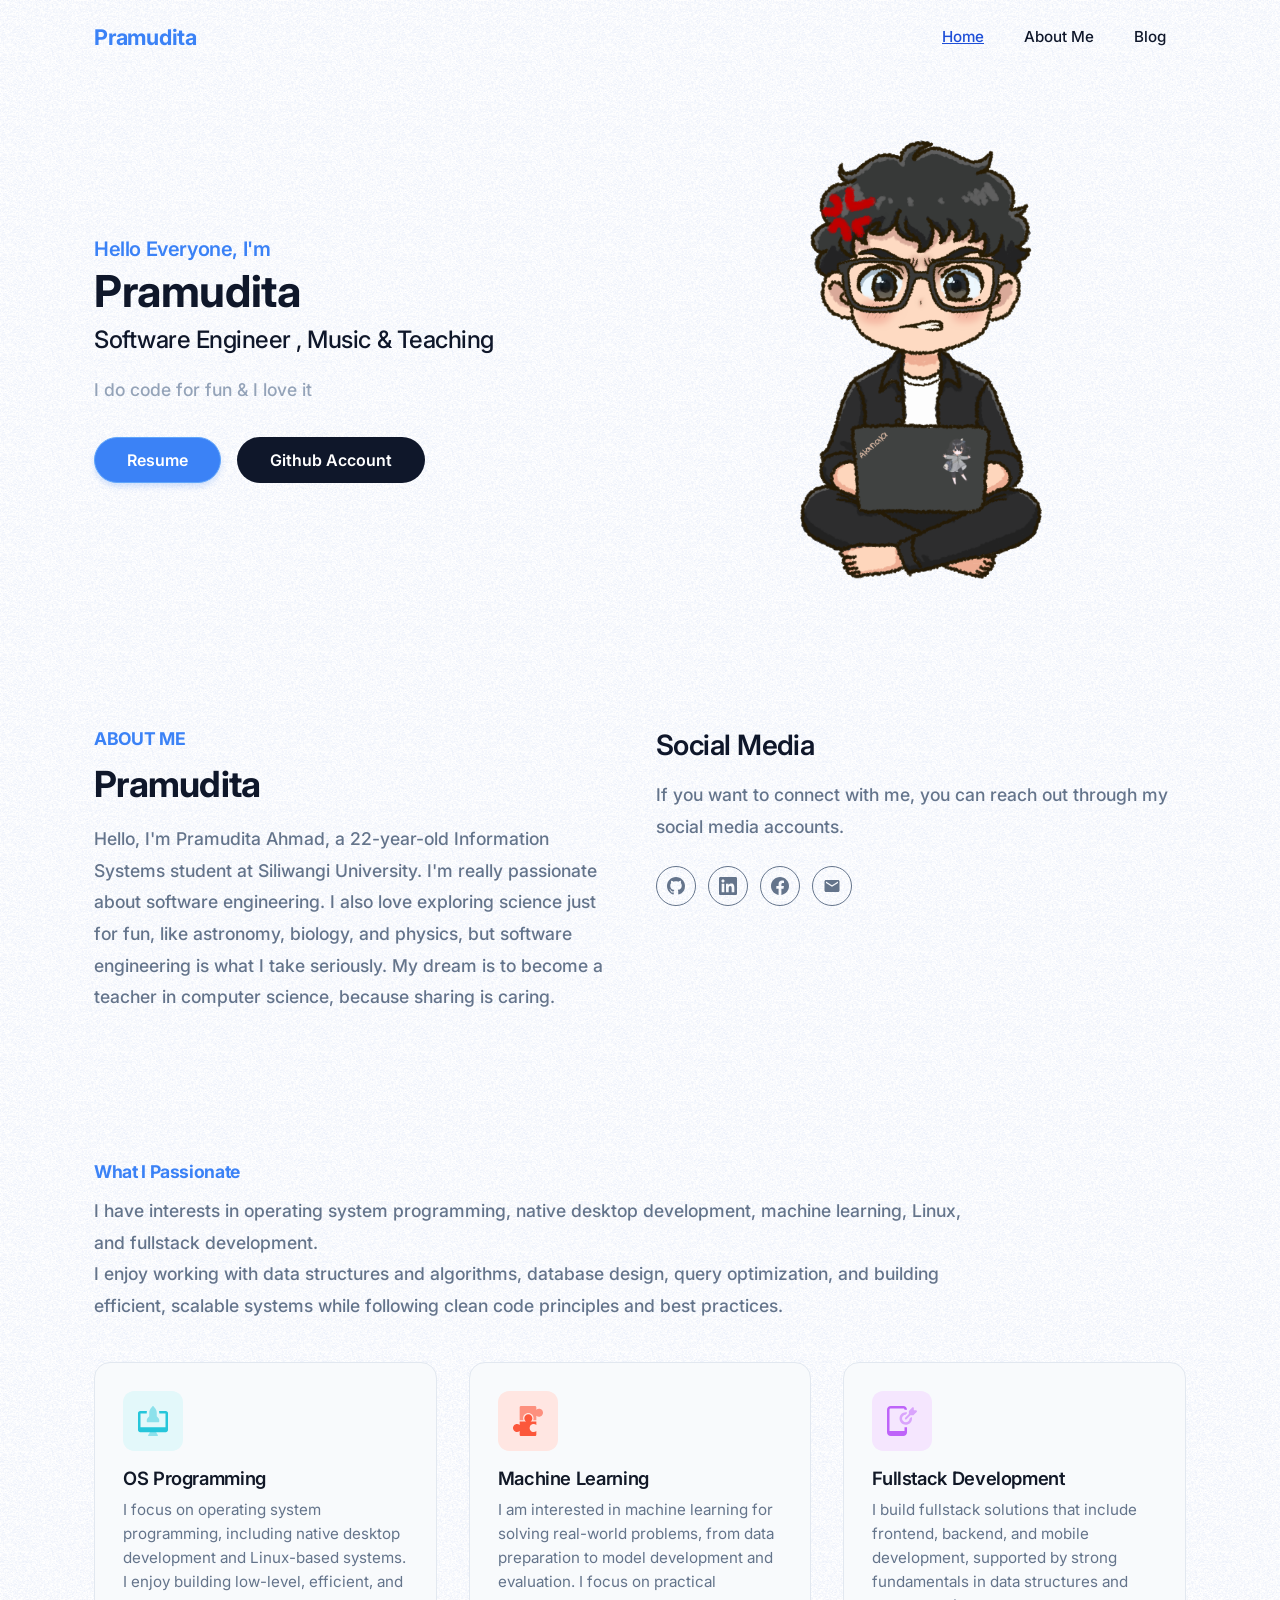
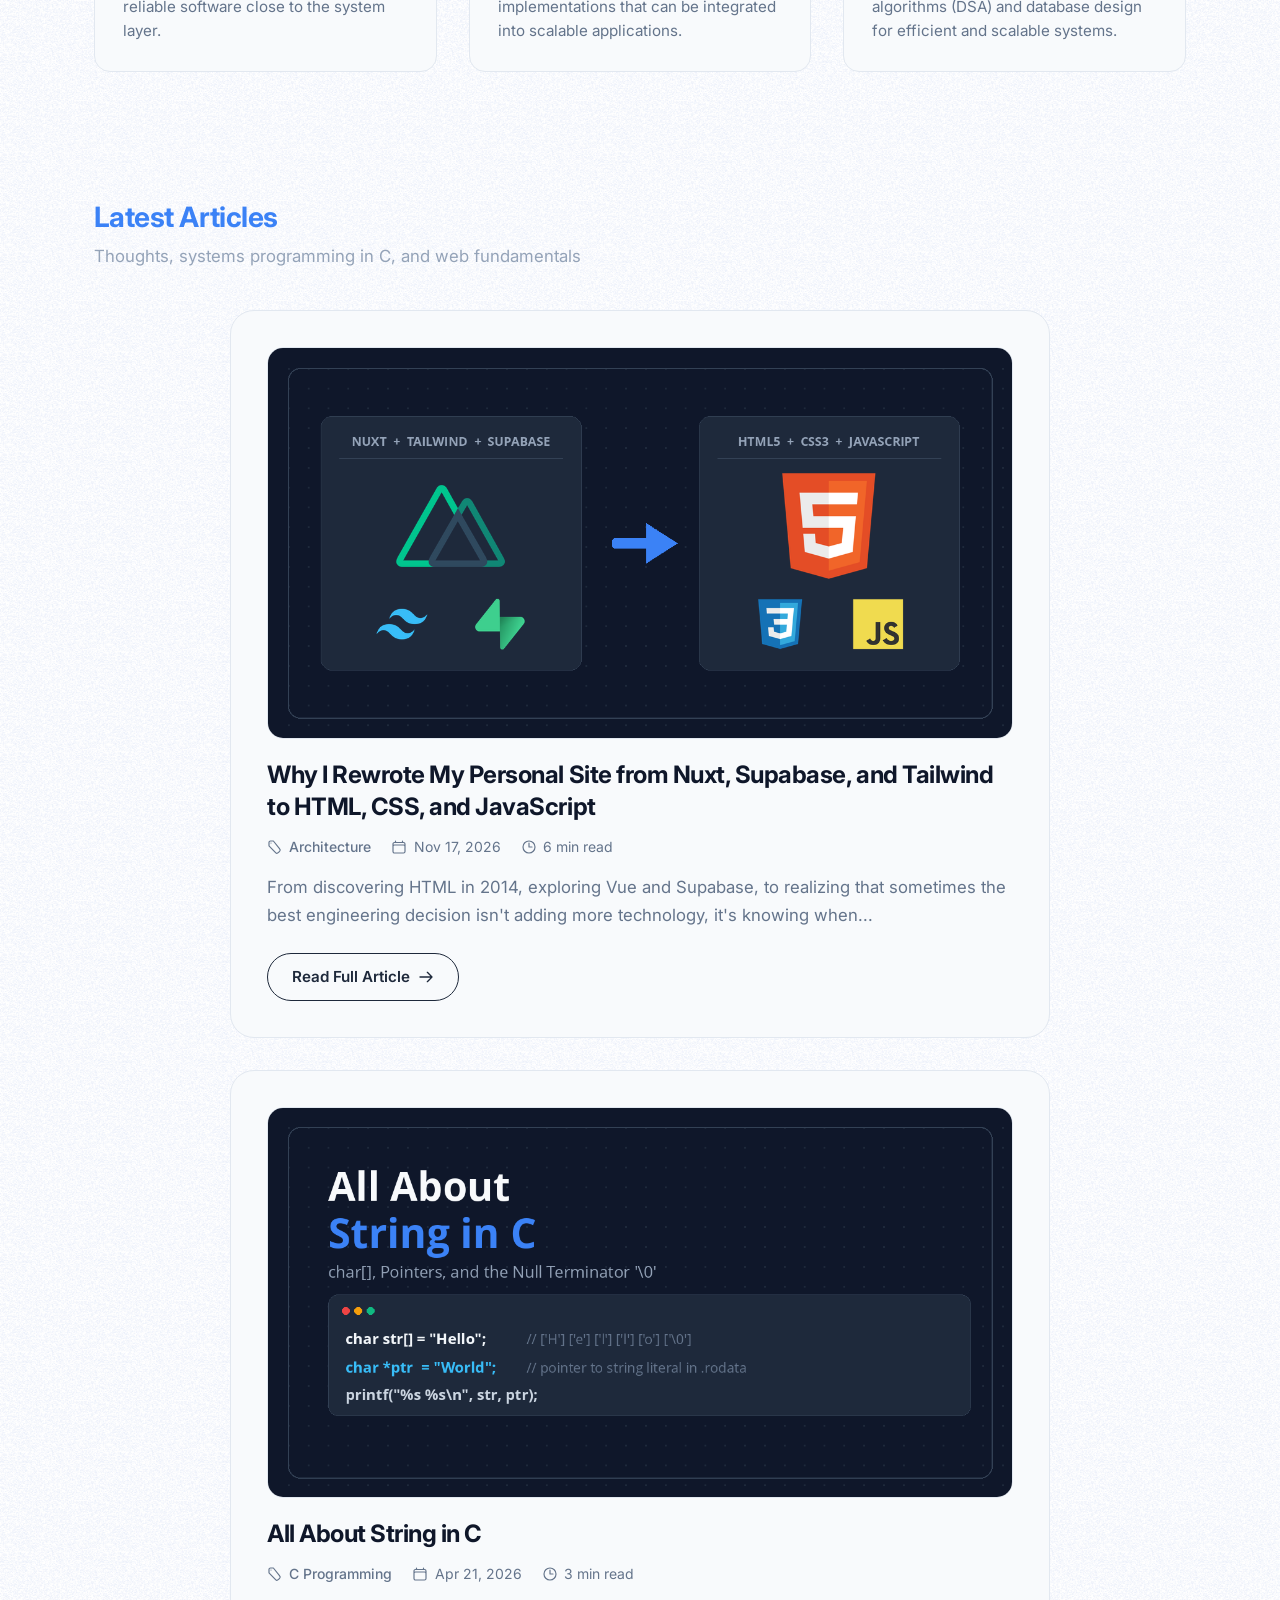
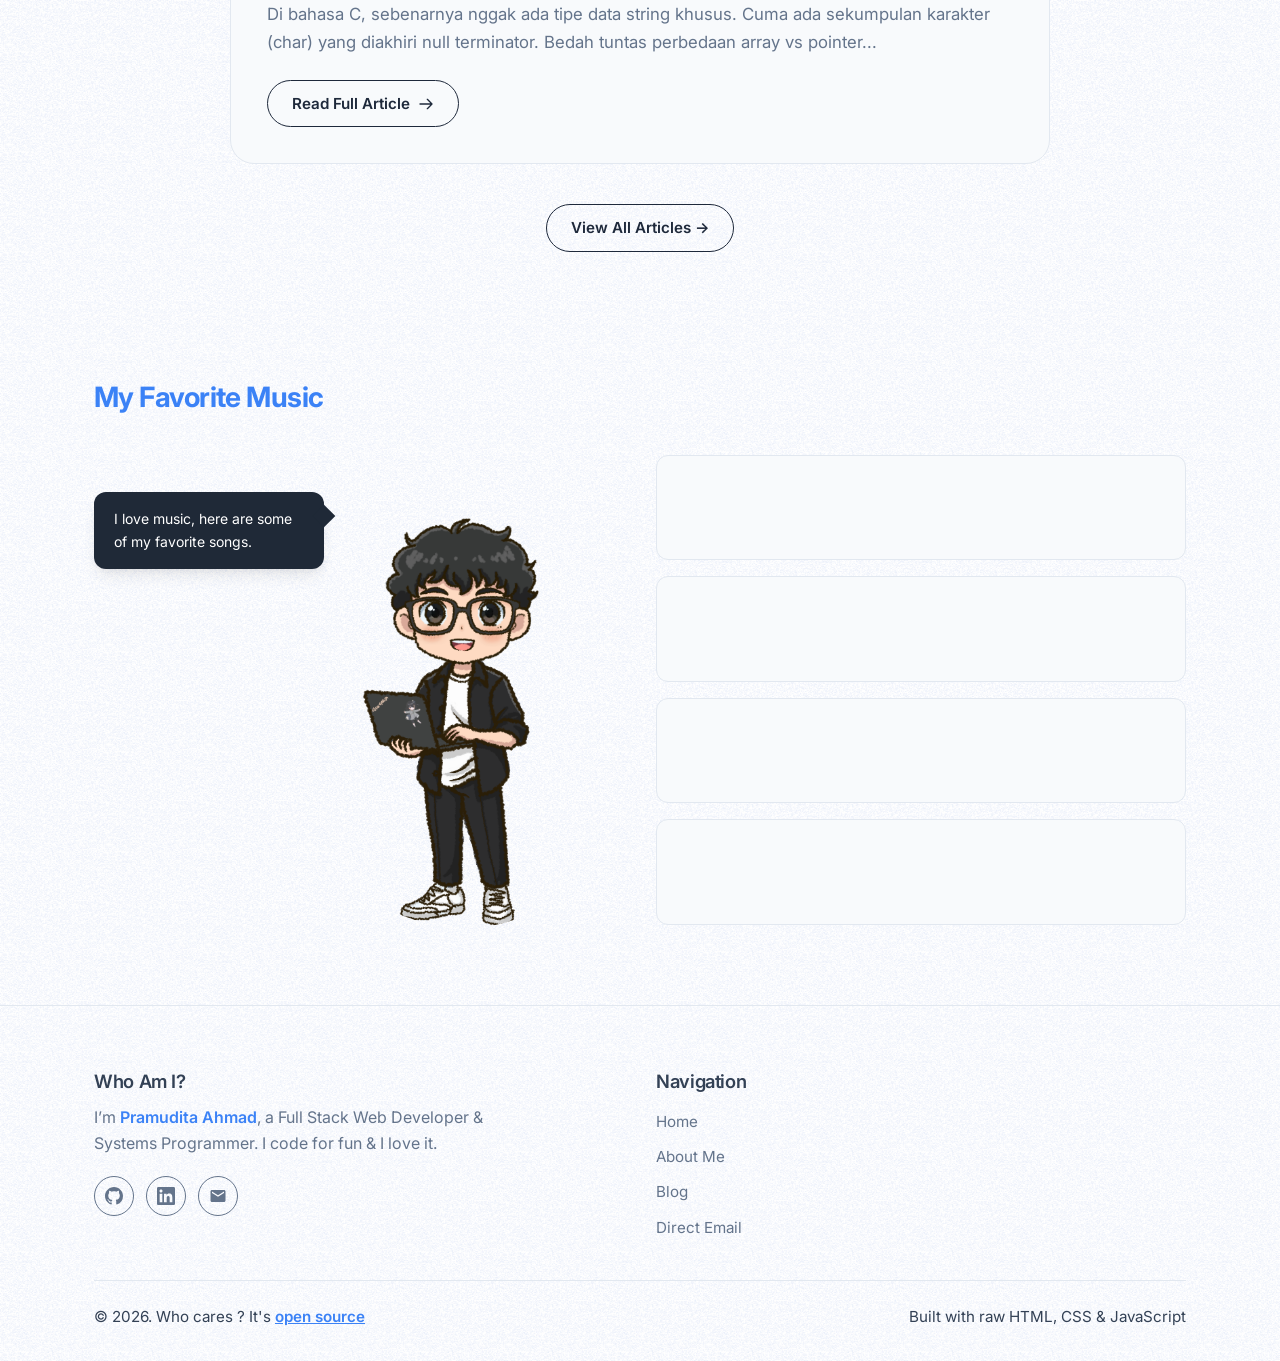
<file: index.html>
<!DOCTYPE html>
<html lang="en">
<head>
  <meta charset="UTF-8">
  <meta name="viewport" content="width=device-width, initial-scale=1.0">
  <title>Pramudita | Software Engineer</title>
  <link rel="icon" type="image/x-icon" href="assets/images/favicon.ico">
  <!-- Fonts -->
  <link rel="preconnect" href="https://fonts.googleapis.com">
  <link rel="preconnect" href="https://fonts.gstatic.com" crossorigin>
  <link rel="stylesheet" href="https://fonts.googleapis.com/css2?family=Inter:wght@300;400;500;600;700;800&display=swap">
  <!-- Stylesheet -->
  <link rel="stylesheet" href="assets/css/style.css">
</head>
<body>
  <div id="main">
    <!-- Navbar -->
    <header class="site-header">
      <div class="container">
        <div class="navbar-inner">
          <a href="index.html" class="logo-brand">
            Pramudita
          </a>

          <nav>
            <ul class="nav-links">
              <li><a href="index.html" class="nav-link active">Home</a></li>
              <li><a href="me.html" class="nav-link">About Me</a></li>
              <li><a href="blog.html" class="nav-link">Blog</a></li>
            </ul>
          </nav>

          <button class="hamburger-btn" id="hamburgerBtn" aria-label="Toggle navigation menu">
            <span></span>
            <span></span>
            <span></span>
          </button>
        </div>

        <!-- Mobile Dropdown -->
        <div class="mobile-menu" id="mobileMenu">
          <a href="index.html" class="mobile-link active">Home</a>
          <a href="me.html" class="mobile-link">About Me</a>
          <a href="blog.html" class="mobile-link">Blog</a>
        </div>
      </div>
    </header>

    <!-- Hero / Intro Section -->
    <section class="section-hero" id="home">
      <div class="container">
        <div class="grid grid-cols-2 items-center gap-8">
          <!-- Text Info (Left) -->
          <div>
            <h1 class="text-primary font-semibold" style="font-size: 1.25rem; margin-bottom: 0.5rem;">
              Hello Everyone, I'm
              <span class="text-slate-900 font-bold" style="display: block; font-size: 2.75rem; line-height: 1.15; margin-top: 0.25rem;">
                Pramudita
              </span>
            </h1>
            <h2 class="text-slate-900 font-medium" style="font-size: 1.5rem; margin-bottom: 1.25rem;">
              Software Engineer , Music & Teaching
            </h2>
            <p class="text-slate-400 font-medium" style="font-size: 1.1rem; line-height: 1.7; margin-bottom: 2rem;">
              I do code for fun & I love it
            </p>
            <div class="flex flex-wrap gap-4">
              <a href="assets/images/resume.pdf" target="_blank" class="btn btn-primary">
                Resume
              </a>
              <a href="https://github.com/pramahmad" target="_blank" class="btn btn-dark">
                Github Account
              </a>
            </div>
          </div>

          <!-- Character Image (Right) -->
          <div style="display: flex; justify-content: center;">
            <img src="assets/images/pramudita.png" alt="Pramudita" style="max-width: 100%; max-height: 480px; object-fit: contain;">
          </div>
        </div>
      </div>
    </section>

    <!-- About Me Section -->
    <section class="section" id="about">
      <div class="container">
        <div class="grid grid-cols-2 gap-8">
          <div>
            <h4 class="text-primary font-bold" style="text-transform: uppercase; font-size: 1.1rem; margin-bottom: 0.75rem;">
              About Me
            </h4>
            <h2 class="text-slate-900 font-bold" style="font-size: 2.25rem; margin-bottom: 1rem;">
              Pramudita
            </h2>
            <p class="text-slate-500 font-medium" style="font-size: 1.1rem; line-height: 1.8;">
              Hello, I'm Pramudita Ahmad, a 22-year-old Information Systems student at Siliwangi University. I'm really passionate about software engineering. I also love exploring science just for fun, like astronomy, biology, and physics, but software engineering is what I take seriously. My dream is to become a teacher in computer science, because sharing is caring.
            </p>
          </div>

          <div>
            <h3 class="text-slate-900 font-semibold" style="font-size: 1.75rem; margin-bottom: 1rem;">
              Social Media
            </h3>
            <p class="text-slate-500 font-medium" style="font-size: 1.1rem; line-height: 1.8; margin-bottom: 1.5rem;">
              If you want to connect with me, you can reach out through my social media accounts.
            </p>
            <div class="social-group">
              <a href="https://github.com/pramahmad" target="_blank" class="social-circle-btn" title="GitHub">
                <svg viewBox="0 0 24 24" fill="currentColor"><path d="M12 0C5.37 0 0 5.37 0 12c0 5.31 3.435 9.795 8.205 11.385.6.105.825-.255.825-.57 0-.285-.015-1.23-.015-2.235-3.015.555-3.795-.735-4.035-1.41-.135-.345-.72-1.41-1.23-1.695-.42-.225-1.02-.78-.015-.795.945-.015 1.62.87 1.845 1.23 1.08 1.815 2.805 1.305 3.495.99.105-.78.42-1.305.765-1.605-2.67-.3-5.46-1.335-5.46-5.925 0-1.305.465-2.385 1.23-3.225-.12-.3-.54-1.53.12-3.18 0 0 1.005-.315 3.3 1.23.96-.27 1.98-.405 3-.405s2.04.135 3 .405c2.295-1.56 3.3-1.23 3.3-1.23.66 1.65.24 2.88.12 3.18.765.84 1.23 1.905 1.23 3.225 0 4.605-2.805 5.625-5.475 5.925.435.375.81 1.095.81 2.22 0 1.605-.015 2.895-.015 3.3 0 .315.225.69.825.57A12.02 12.02 0 0024 12c0-6.63-5.37-12-12-12z"/></svg>
              </a>
              <a href="https://www.linkedin.com/in/pramudita-ahmad-4ba11a232/" target="_blank" class="social-circle-btn" title="LinkedIn">
                <svg viewBox="0 0 24 24" fill="currentColor"><path d="M20.447 20.452h-3.554v-5.569c0-1.328-.027-3.037-1.852-3.037-1.853 0-2.136 1.445-2.136 2.939v5.667H9.351V9h3.414v1.561h.046c.477-.9 1.637-1.85 3.37-1.85 3.601 0 4.267 2.37 4.267 5.455v6.286zM5.337 7.433c-1.144 0-2.063-.926-2.063-2.065 0-1.138.92-2.063 2.063-2.063 1.14 0 2.064.925 2.064 2.063 0 1.139-.925 2.065-2.064 2.065zm1.782 13.019H3.555V9h3.564v11.452zM22.225 0H1.771C.792 0 0 .774 0 1.729v20.542C0 23.227.792 24 1.771 24h20.451C23.2 24 24 23.227 24 22.271V1.729C24 .774 23.2 0 22.222 0h.003z"/></svg>
              </a>
              <a href="https://www.facebook.com/pramudita.ahmad.10" target="_blank" class="social-circle-btn" title="Facebook">
                <svg viewBox="0 0 24 24" fill="currentColor"><path d="M24 12.073c0-6.627-5.373-12-12-12s-12 5.373-12 12c0 5.99 4.388 10.954 10.125 11.854v-8.385H7.078v-3.47h3.047V9.43c0-3.007 1.792-4.669 4.533-4.669 1.312 0 2.686.235 2.686.235v2.953H15.83c-1.491 0-1.956.925-1.956 1.874v2.25h3.328l-.532 3.47h-2.796v8.385C19.612 23.027 24 18.062 24 12.073z"/></svg>
              </a>
              <a href="mailto:pramuditaadit2810@gmail.com" class="social-circle-btn" title="Email">
                <svg viewBox="0 0 24 24" fill="currentColor"><path d="M20 4H4c-1.1 0-1.99.9-1.99 2L2 18c0 1.1.9 2 2 2h16c1.1 0 2-.9 2-2V6c0-1.1-.9-2-2-2zm0 4l-8 5-8-5V6l8 5 8-5v2z"/></svg>
              </a>
            </div>
          </div>
        </div>
      </div>
    </section>

    <!-- What I Passionate (Services) -->
    <section class="section">
      <div class="container">
        <h2 class="text-primary font-bold uppercase" style="font-size: 1.1rem; margin-bottom: 0.75rem;">
          What I Passionate
        </h2>
        <p class="text-slate-500 font-medium" style="font-size: 1.1rem; line-height: 1.8; max-width: 900px; margin-bottom: 2.5rem;">
          I have interests in operating system programming, native desktop development, machine learning, Linux, and fullstack development. <br>
          I enjoy working with data structures and algorithms, database design, query optimization, and building efficient, scalable systems while following clean code principles and best practices.
        </p>

        <div class="grid grid-cols-3 gap-8">
          <!-- OS Programming -->
          <div class="service-card">
            <div>
              <div class="service-icon">
                <svg class="h-16" style="height: 60px;" viewBox="0 0 32 32">
                  <path d="m26 32h-20c-3.314 0-6-2.686-6-6v-20c0-3.314 2.686-6 6-6h20c3.314 0 6 2.686 6 6v20c0 3.314-2.686 6-6 6z" fill="#e3f8fa"/>
                  <g fill="#8ce1eb">
                    <path d="m18.569 23.431c-.876-.876-.902-1.724-.902-1.766-.001-.183-.15-.331-.333-.331h-2.68c-.184 0-.333.151-.333.335 0 .036-.012.885-.889 1.762-.095.095-.124.239-.072.363.05.125.172.206.307.206h4.667c.135 0 .257-.081.308-.206.051-.124.022-.268-.073-.363z"/>
                    <path d="m19 16.66h-6c-.184 0-.333-.149-.333-.333v-.781c0-.445.173-.864.488-1.179l.845-.846v-1.895c0-.805.27-1.599.76-2.236l.975-1.268c.126-.164.402-.164.529 0l.975 1.268c.49.637.76 1.431.76 2.236v1.895l.845.845c.315.315.488.733.488 1.179v.781c.001.184-.148.334-.332.334z"/>
                  </g>
                  <path d="m22.833 10.667h-3.6c.067.313.1.64.1.96v.373h3.333v7.333h-13.333v-7.333h3.333v-.373c0-.32.033-.647.1-.96h-3.6c-.639 0-1.166.526-1.166 1.166v9c0 .64.527 1.167 1.167 1.167h13.667c.639 0 1.166-.527 1.166-1.167v-9c0-.64-.527-1.166-1.166-1.166z" fill="#26c6da"/>
                </svg>
              </div>
              <h3>OS Programming</h3>
              <p>
                I focus on operating system programming, including native desktop development and Linux-based systems. I enjoy building low-level, efficient, and reliable software close to the system layer.
              </p>
            </div>
          </div>

          <!-- Machine Learning -->
          <div class="service-card">
            <div>
              <div class="service-icon">
                <svg class="h-16" style="height: 60px;" viewBox="0 0 32 32">
                  <path d="m26 32h-20c-3.314 0-6-2.686-6-6v-20c0-3.314 2.686-6 6-6h20c3.314 0 6 2.686 6 6v20c0 3.314-2.686 6-6 6z" fill="#ffe6e2"/>
                  <path d="m21.867 13.687c-.547 0-1.047-.207-1.42-.547v2.513h-1.7c.153-.34.233-.72.233-1.107 0-1.547-1.26-2.8-2.8-2.8-1.547 0-2.8 1.253-2.8 2.8 0 .387.08.767.227 1.107h-2.053v-6.94c0-.393.32-.713.713-.713h7.467c.393 0 .713.32.713.713v1.253c.48-.433 1.153-.647 1.88-.493.82.167 1.487.853 1.633 1.68.254 1.354-.779 2.534-2.093 2.534z" fill="#fd907e"/>
                  <path d="m16.925 19.328c-.249 1.358.782 2.539 2.097 2.539.547 0 1.045-.206 1.422-.548v1.97c0 .391-.32.711-.711.711h-7.465c-.391 0-.711-.32-.711-.711v-1.97c-.483.434-1.159.647-1.884.498-.818-.171-1.486-.853-1.635-1.678-.249-1.359.782-2.539 2.097-2.539.547 0 1.045.206 1.422.548v-1.825h3.441c-.576-.384-.953-1.031-.953-1.778 0-1.18.953-2.133 2.133-2.133s2.133.953 2.133 2.133c0 .747-.377 1.394-.953 1.778h3.086v1.825c-.483-.434-1.159-.647-1.884-.498-.817.17-1.486.853-1.635 1.678z" fill="#fc573b"/>
                </svg>
              </div>
              <h3>Machine Learning</h3>
              <p>
                I am interested in machine learning for solving real-world problems, from data preparation to model development and evaluation. I focus on practical implementations that can be integrated into scalable applications.
              </p>
            </div>
          </div>

          <!-- Fullstack Development -->
          <div class="service-card">
            <div>
              <div class="service-icon">
                <svg class="h-16" style="height: 60px;" viewBox="0 0 32 32">
                  <path d="m26 32h-20c-3.314 0-6-2.686-6-6v-20c0-3.314 2.686-6 6-6h20c3.314 0 6 2.686 6 6v20c0 3.314-2.686 6-6 6z" fill="#f5e6fe"/>
                  <path d="m17.396 19.287c-.02.013-.033.02-.053.033v2.013h-8v-11.333c0-.367.3-.667.667-.667h6.667c.367 0 .667.3.667.667v.053c.22-.04.44-.053.667-.053.2 0 .393.013.58.04.027-.027.06-.047.087-.067-.015-1.086-.909-1.973-2.002-1.973h-6.667c-1.1 0-2 .9-2 2v12c0 1.1.9 2 2 2h6.667c1.1 0 2-.9 2-2v-2.72c-.22.04-.44.053-.667.053-.206 0-.413-.013-.613-.046z" fill="#be63f9"/>
                  <g fill="#d9a4fc">
                    <path d="m23.951 10.608c-.079-.186-.262-.307-.464-.305l-1.167.009-.009-1.167c-.001-.203-.124-.384-.311-.46s-.402-.032-.544.112l-1.654 1.679c-.093.094-.145.222-.144.355l.011 1.466c-.006.006-.014.008-.02.014l-1.985 2.015c-.194.197-.192.513.005.707.098.097.227.145.355.144s.255-.051.352-.149l1.985-2.015c.006-.006.008-.014.013-.02l1.466-.011c.132-.001.259-.055.352-.149l1.654-1.679c.143-.144.184-.36.105-.546z"/>
                    <path d="m21.276 13.987h-.473l-.793.807c-.053 1.047-.913 1.873-1.973 1.88-1.107.013-2.007-.88-2.02-1.98-.007-1.067.82-1.94 1.867-2.013l.78-.793v-.488c-.22-.04-.44-.06-.667-.06-1.84.02-3.327 1.52-3.313 3.36.02 1.84 1.527 3.32 3.36 3.307 1.84-.013 3.327-1.52 3.307-3.353-.002-.227-.028-.454-.075-.667z"/>
                  </g>
                </svg>
              </div>
              <h3>Fullstack Development</h3>
              <p>
                I build fullstack solutions that include frontend, backend, and mobile development, supported by strong fundamentals in data structures and algorithms (DSA) and database design for efficient and scalable systems.
              </p>
            </div>
          </div>
        </div>
      </div>
    </section>

    <!-- Featured Blog Section -->
    <section class="section">
      <div class="container">
        <h2 class="text-primary font-bold text-center" style="font-size: 1.75rem; margin-bottom: 0.5rem;">
          Latest Articles
        </h2>
        <p class="text-slate-400 text-center" style="font-size: 1.05rem; margin-bottom: 2.5rem;">
          Thoughts, systems programming in C, and web fundamentals
        </p>

        <!-- Static Articles List -->
        <div style="max-width: 820px; margin: 0 auto; display: flex; flex-direction: column; gap: 2rem;">
          
          <!-- Article 1 -->
          <article class="home-blog-card">
            <a href="blog-why-i-rewrote-my-personal-site.html" class="home-blog-card-thumb-link">
              <div class="home-blog-card-thumb">
                <img src="assets/images/why-i-rewrote-my-personal-site-thumbnail.png" alt="Why I Rewrote My Personal Site" loading="lazy">
              </div>
            </a>
            <a href="blog-why-i-rewrote-my-personal-site.html">
              <h3>
                Why I Rewrote My Personal Site from Nuxt, Supabase, and Tailwind to HTML, CSS, and JavaScript
              </h3>
            </a>

            <!-- Metadata under title with Heroicons -->
            <div class="home-blog-card-meta">
              <span class="meta-item text-primary font-medium">
                <svg class="meta-icon" fill="none" viewBox="0 0 24 24" stroke="currentColor">
                  <path stroke-linecap="round" stroke-linejoin="round" d="M9.568 3H5.25A2.25 2.25 0 003 5.25v4.318c0 .597.237 1.17.659 1.591l9.581 9.581c.699.699 1.78.872 2.607.386a11.966 11.966 0 003.568-3.568c.486-.827.313-1.908-.386-2.607L9.568 3z" />
                  <path stroke-linecap="round" stroke-linejoin="round" d="M6 6h.008v.008H6V6z" />
                </svg>
                <span>Architecture</span>
              </span>

              <span class="meta-item">
                <svg class="meta-icon" fill="none" viewBox="0 0 24 24" stroke="currentColor">
                  <path stroke-linecap="round" stroke-linejoin="round" d="M6.75 3v2.25M17.25 3v2.25M3 18.75V7.5a2.25 2.25 0 012.25-2.25h13.5A2.25 2.25 0 0121 7.5v11.25m-18 0A2.25 2.25 0 005.25 21h13.5A2.25 2.25 0 0021 18.75m-18 0v-7.5A2.25 2.25 0 015.25 9h13.5A2.25 2.25 0 0121 11.25v7.5" />
                </svg>
                <span>Nov 17, 2026</span>
              </span>

              <span class="meta-item">
                <svg class="meta-icon" fill="none" viewBox="0 0 24 24" stroke="currentColor">
                  <path stroke-linecap="round" stroke-linejoin="round" d="M12 6v6h4.5m4.5 0a9 9 0 11-18 0 9 9 0 0118 0z" />
                </svg>
                <span>6 min read</span>
              </span>
            </div>

            <p data-max-str="165" class="max-str-clamp">
              From discovering HTML in 2014, exploring Vue and Supabase, to realizing that sometimes the best engineering decision isn't adding more technology, it's knowing when to strip it away and return to the fundamentals.
            </p>

            <a href="blog-why-i-rewrote-my-personal-site.html" class="btn-outline">
              <span>Read Full Article</span>
              <svg style="width: 16px; height: 16px;" fill="none" stroke="currentColor" viewBox="0 0 24 24">
                <path stroke-linecap="round" stroke-linejoin="round" stroke-width="2" d="M14 5l7 7m0 0l-7 7m7-7H3"/>
              </svg>
            </a>
          </article>

          <!-- Article 2 -->
          <article class="home-blog-card">
            <a href="blog-all-about-string-in-c.html" class="home-blog-card-thumb-link">
              <div class="home-blog-card-thumb">
                <img src="assets/images/all-about-string-in-c-thumbnail.png" alt="All About String in C" loading="lazy">
              </div>
            </a>
            <a href="blog-all-about-string-in-c.html">
              <h3>
                All About String in C
              </h3>
            </a>

            <!-- Metadata under title with Heroicons -->
            <div class="home-blog-card-meta">
              <span class="meta-item text-primary font-medium">
                <svg class="meta-icon" fill="none" viewBox="0 0 24 24" stroke="currentColor">
                  <path stroke-linecap="round" stroke-linejoin="round" d="M9.568 3H5.25A2.25 2.25 0 003 5.25v4.318c0 .597.237 1.17.659 1.591l9.581 9.581c.699.699 1.78.872 2.607.386a11.966 11.966 0 003.568-3.568c.486-.827.313-1.908-.386-2.607L9.568 3z" />
                  <path stroke-linecap="round" stroke-linejoin="round" d="M6 6h.008v.008H6V6z" />
                </svg>
                <span>C Programming</span>
              </span>

              <span class="meta-item">
                <svg class="meta-icon" fill="none" viewBox="0 0 24 24" stroke="currentColor">
                  <path stroke-linecap="round" stroke-linejoin="round" d="M6.75 3v2.25M17.25 3v2.25M3 18.75V7.5a2.25 2.25 0 012.25-2.25h13.5A2.25 2.25 0 0121 7.5v11.25m-18 0A2.25 2.25 0 005.25 21h13.5A2.25 2.25 0 0021 18.75m-18 0v-7.5A2.25 2.25 0 015.25 9h13.5A2.25 2.25 0 0121 11.25v7.5" />
                </svg>
                <span>Apr 21, 2026</span>
              </span>

              <span class="meta-item">
                <svg class="meta-icon" fill="none" viewBox="0 0 24 24" stroke="currentColor">
                  <path stroke-linecap="round" stroke-linejoin="round" d="M12 6v6h4.5m4.5 0a9 9 0 11-18 0 9 9 0 0118 0z" />
                </svg>
                <span>3 min read</span>
              </span>
            </div>

            <p data-max-str="165" class="max-str-clamp">
              Di bahasa C, sebenarnya nggak ada tipe data string khusus. Cuma ada sekumpulan karakter (char) yang diakhiri null terminator. Bedah tuntas perbedaan array vs pointer, fungsi &lt;string.h&gt;, dan cara mencegah buffer overflow.
            </p>

            <a href="blog-all-about-string-in-c.html" class="btn-outline">
              <span>Read Full Article</span>
              <svg style="width: 16px; height: 16px;" fill="none" stroke="currentColor" viewBox="0 0 24 24">
                <path stroke-linecap="round" stroke-linejoin="round" stroke-width="2" d="M14 5l7 7m0 0l-7 7m7-7H3"/>
              </svg>
            </a>
          </article>

        </div>

        <div style="text-align: center; margin-top: 2.5rem;">
          <a href="blog.html" class="btn-outline">
            View All Articles &rarr;
          </a>
        </div>
      </div>
    </section>

    <!-- Spotify / Favorite Music Section -->
    <section class="section">
      <div class="container">
        <h2 class="text-primary font-bold text-center" style="font-size: 1.75rem; margin-bottom: 2.5rem;">
          My Favorite Music
        </h2>

        <div class="grid grid-cols-2 items-center gap-8">
          <!-- Avatar with Chat Bubble (Left) -->
          <div class="music-bubble-wrapper">
            <div class="music-chat-bubble">
              <p style="margin: 0;">I love music, here are some of my favorite songs.</p>
            </div>
            <div>
              <img src="assets/images/avatar.png" alt="Avatar" class="music-avatar-img">
            </div>
          </div>

          <!-- Spotify Embeds (Right) -->
          <div>
            <div class="spotify-frame-box">
              <iframe style="border-radius:12px" src="https://open.spotify.com/embed/track/4DhyEPT1syGLKMnKDo1vvh?utm_source=generator" width="100%" height="80" frameborder="0" allow="clipboard-write; encrypted-media; fullscreen; picture-in-picture" loading="lazy"></iframe>
            </div>
            <div class="spotify-frame-box">
              <iframe style="border-radius:12px" src="https://open.spotify.com/embed/track/68FHdrL6dbruEBrfLjR52a?utm_source=generator" width="100%" height="80" frameborder="0" allow="clipboard-write; encrypted-media; fullscreen; picture-in-picture" loading="lazy"></iframe>
            </div>
            <div class="spotify-frame-box">
              <iframe style="border-radius:12px" src="https://open.spotify.com/embed/track/2kJwzbxV2ppxnQoYw4GLBZ?utm_source=generator" width="100%" height="80" frameborder="0" allow="clipboard-write; encrypted-media; fullscreen; picture-in-picture" loading="lazy"></iframe>
            </div>
            <div class="spotify-frame-box">
              <iframe style="border-radius:12px" src="https://open.spotify.com/embed/track/530l1XggFTVKZIM3khE10r?utm_source=generator" width="100%" height="80" frameborder="0" allow="clipboard-write; encrypted-media; fullscreen; picture-in-picture" loading="lazy"></iframe>
            </div>
          </div>
        </div>
      </div>
    </section>

    <!-- Footer -->
    <footer class="site-footer">
      <div class="container">
        <div class="grid grid-cols-2 gap-8">
          <div>
            <h5 class="text-slate-700 font-semibold" style="font-size: 1.15rem; margin-bottom: 0.75rem;">Who Am I?</h5>
            <p class="text-slate-500" style="margin-bottom: 1.25rem; max-width: 420px;">
              I’m <span class="text-primary font-semibold">Pramudita Ahmad</span>, a Full Stack Web Developer & Systems Programmer. I code for fun & I love it.
            </p>
            <div class="social-group">
              <a href="https://github.com/pramahmad" target="_blank" class="social-circle-btn" title="GitHub">
                <svg viewBox="0 0 24 24" fill="currentColor"><path d="M12 0C5.37 0 0 5.37 0 12c0 5.31 3.435 9.795 8.205 11.385.6.105.825-.255.825-.57 0-.285-.015-1.23-.015-2.235-3.015.555-3.795-.735-4.035-1.41-.135-.345-.72-1.41-1.23-1.695-.42-.225-1.02-.78-.015-.795.945-.015 1.62.87 1.845 1.23 1.08 1.815 2.805 1.305 3.495.99.105-.78.42-1.305.765-1.605-2.67-.3-5.46-1.335-5.46-5.925 0-1.305.465-2.385 1.23-3.225-.12-.3-.54-1.53.12-3.18 0 0 1.005-.315 3.3 1.23.96-.27 1.98-.405 3-.405s2.04.135 3 .405c2.295-1.56 3.3-1.23 3.3-1.23.66 1.65.24 2.88.12 3.18.765.84 1.23 1.905 1.23 3.225 0 4.605-2.805 5.625-5.475 5.925.435.375.81 1.095.81 2.22 0 1.605-.015 2.895-.015 3.3 0 .315.225.69.825.57A12.02 12.02 0 0024 12c0-6.63-5.37-12-12-12z"/></svg>
              </a>
              <a href="https://www.linkedin.com/in/pramudita-ahmad-4ba11a232/" target="_blank" class="social-circle-btn" title="LinkedIn">
                <svg viewBox="0 0 24 24" fill="currentColor"><path d="M20.447 20.452h-3.554v-5.569c0-1.328-.027-3.037-1.852-3.037-1.853 0-2.136 1.445-2.136 2.939v5.667H9.351V9h3.414v1.561h.046c.477-.9 1.637-1.85 3.37-1.85 3.601 0 4.267 2.37 4.267 5.455v6.286zM5.337 7.433c-1.144 0-2.063-.926-2.063-2.065 0-1.138.92-2.063 2.063-2.063 1.14 0 2.064.925 2.064 2.063 0 1.139-.925 2.065-2.064 2.065zm1.782 13.019H3.555V9h3.564v11.452zM22.225 0H1.771C.792 0 0 .774 0 1.729v20.542C0 23.227.792 24 1.771 24h20.451C23.2 24 24 23.227 24 22.271V1.729C24 .774 23.2 0 22.222 0h.003z"/></svg>
              </a>
              <a href="https://www.facebook.com/pramudita.ahmad.10" target="_blank" class="social-circle-btn" title="Facebook">
                <svg viewBox="0 0 24 24" fill="currentColor"><path d="M20 4H4c-1.1 0-1.99.9-1.99 2L2 18c0 1.1.9 2 2 2h16c1.1 0 2-.9 2-2V6c0-1.1-.9-2-2-2zm0 4l-8 5-8-5V6l8 5 8-5v2z"/></svg>
              </a>
            </div>
          </div>

          <div>
            <h3 class="font-semibold text-slate-700" style="font-size: 1.15rem; margin-bottom: 0.75rem;">Navigation</h3>
            <ul class="footer-nav">
              <li><a href="index.html">Home</a></li>
              <li><a href="me.html">About Me</a></li>
              <li><a href="blog.html">Blog</a></li>
              <li><a href="mailto:pramuditaadit2810@gmail.com">Direct Email</a></li>
            </ul>
          </div>
        </div>

        <div class="footer-bottom">
          <div>&copy; 2026. Who cares ? It's <a href="https://github.com/pramahmad" target="_blank" class="text-primary font-semibold" style="text-decoration: underline;">open source</a></div>
          <div>Built with raw HTML, CSS & JavaScript</div>
        </div>
      </div>
    </footer>
  </div>

  <script src="assets/js/main.js"></script>
</body>
</html>
</file>
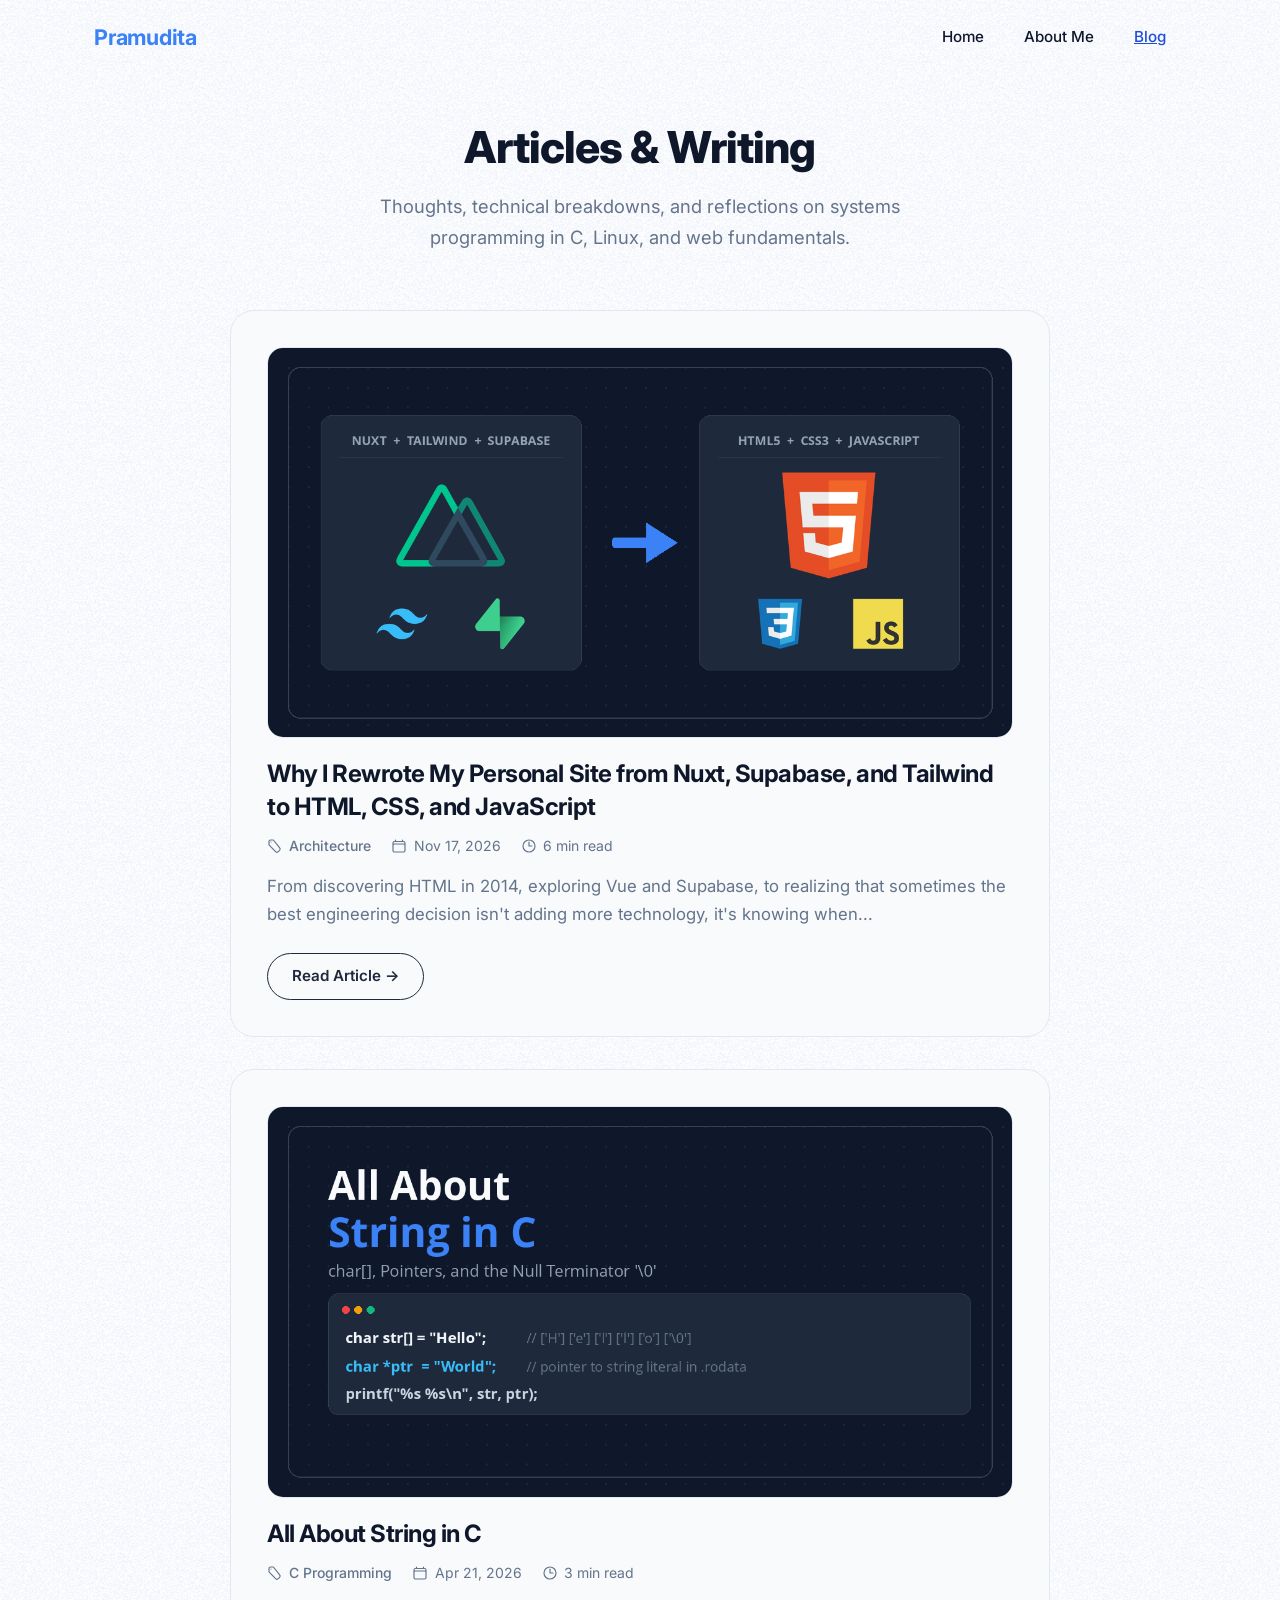
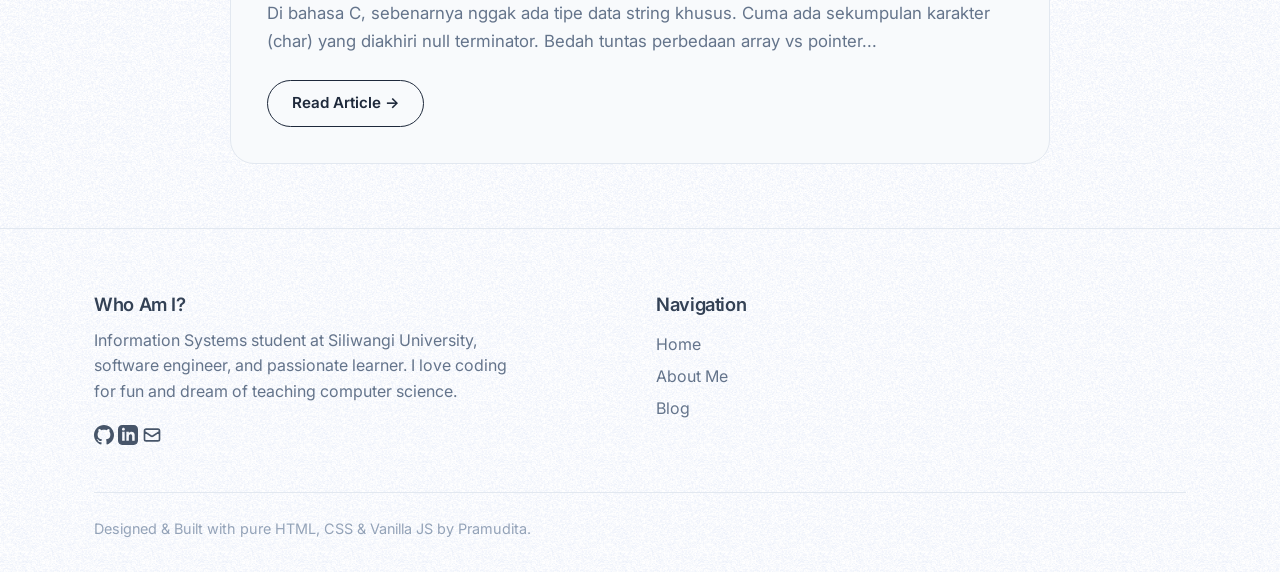
<file: blog/index.html>
<!DOCTYPE html>
<html lang="en">
<head>
  <meta charset="UTF-8">
  <meta name="viewport" content="width=device-width, initial-scale=1.0">
  <title>Blog &amp; Articles | Pramudita</title>
  <meta name="description" content="Thoughts, technical breakdowns, and reflections on systems programming in C, Linux, and web fundamentals.">
  <meta name="author" content="Pramudita Ahmad">
  <link rel="canonical" href="https://pramahmad.github.io/personalsite/blog/index.html">

  <!-- Open Graph / Facebook / WhatsApp -->
  <meta property="og:type" content="website">
  <meta property="og:site_name" content="Pramudita">
  <meta property="og:title" content="Blog &amp; Articles | Pramudita">
  <meta property="og:description" content="Thoughts, technical breakdowns, and reflections on systems programming in C, Linux, and web fundamentals.">
  <meta property="og:url" content="https://pramahmad.github.io/personalsite/blog/index.html">
  <meta property="og:image" content="https://pramahmad.github.io/personalsite/assets/images/why-i-rewrote-my-personal-site-thumbnail.png">
  <meta property="og:image:secure_url" content="https://pramahmad.github.io/personalsite/assets/images/why-i-rewrote-my-personal-site-thumbnail.png">
  <meta property="og:image:type" content="image/png">
  <meta property="og:image:width" content="1200">
  <meta property="og:image:height" content="630">

  <!-- Twitter / X -->
  <meta name="twitter:card" content="summary_large_image">
  <meta name="twitter:title" content="Blog &amp; Articles | Pramudita">
  <meta name="twitter:description" content="Thoughts, technical breakdowns, and reflections on systems programming in C, Linux, and web fundamentals.">
  <meta name="twitter:image" content="https://pramahmad.github.io/personalsite/assets/images/why-i-rewrote-my-personal-site-thumbnail.png">

  <link rel="icon" type="image/x-icon" href="../assets/images/favicon.ico">
  <!-- Fonts -->
  <link rel="preconnect" href="https://fonts.googleapis.com">
  <link rel="preconnect" href="https://fonts.gstatic.com" crossorigin>
  <link rel="stylesheet" href="https://fonts.googleapis.com/css2?family=Inter:wght@300;400;500;600;700;800&display=swap">
  <!-- Stylesheet -->
  <link rel="stylesheet" href="../assets/css/style.css">
</head>
<body>
  <div id="main">
    <!-- Navbar -->
    <header class="site-header">
      <div class="container">
        <div class="navbar-inner">
          <a href="../index.html" class="logo-brand">
            Pramudita
          </a>

          <nav>
            <ul class="nav-links">
              <li><a href="../index.html" class="nav-link">Home</a></li>
              <li><a href="../me.html" class="nav-link">About Me</a></li>
              <li><a href="index.html" class="nav-link active">Blog</a></li>
            </ul>
          </nav>

          <button class="hamburger-btn" id="hamburgerBtn" aria-label="Toggle navigation menu">
            <span></span>
            <span></span>
            <span></span>
          </button>
        </div>

        <div class="mobile-menu" id="mobileMenu">
          <a href="../index.html" class="mobile-link">Home</a>
          <a href="../me.html" class="mobile-link">About Me</a>
          <a href="index.html" class="mobile-link active">Blog</a>
        </div>
      </div>
    </header>

    <!-- Blog Header Section -->
    <section class="section-hero">
      <div class="container">
        <div style="max-width: 820px; margin: 0 auto; text-align: center; margin-bottom: 3.5rem;">
          <h1 style="font-size: 2.75rem; font-weight: 800; color: #0f172a; margin-bottom: 1rem; letter-spacing: -0.02em;">
            Articles &amp; Writing
          </h1>
          <p class="text-slate-500" style="font-size: 1.15rem; line-height: 1.7; margin: 0 auto; max-width: 600px;">
            Thoughts, technical breakdowns, and reflections on systems programming in C, Linux, and web fundamentals.
          </p>
        </div>

        <!-- Articles Grid / List -->
        <div style="max-width: 820px; margin: 0 auto; display: flex; flex-direction: column; gap: 2rem;">
          
          <!-- Article 1 -->
          <article class="home-blog-card">
            <a href="why-i-rewrote-my-personal-site.html" class="home-blog-card-thumb-link">
              <div class="home-blog-card-thumb">
                <img src="../assets/images/why-i-rewrote-my-personal-site-thumbnail.png" alt="Why I Rewrote My Personal Site" loading="lazy">
              </div>
            </a>
            <a href="why-i-rewrote-my-personal-site.html">
              <h3>
                Why I Rewrote My Personal Site from Nuxt, Supabase, and Tailwind to HTML, CSS, and JavaScript
              </h3>
            </a>

            <!-- Metadata under title with Heroicons -->
            <div class="home-blog-card-meta">
              <span class="meta-item text-primary font-medium">
                <svg class="meta-icon" fill="none" viewBox="0 0 24 24" stroke="currentColor">
                  <path stroke-linecap="round" stroke-linejoin="round" d="M9.568 3H5.25A2.25 2.25 0 003 5.25v4.318c0 .597.237 1.17.659 1.591l9.581 9.581c.699.699 1.78.872 2.607.386a11.966 11.966 0 003.568-3.568c.486-.827.313-1.908-.386-2.607L9.568 3z" />
                  <path stroke-linecap="round" stroke-linejoin="round" d="M6 6h.008v.008H6V6z" />
                </svg>
                <span>Architecture</span>
              </span>

              <span class="meta-item">
                <svg class="meta-icon" fill="none" viewBox="0 0 24 24" stroke="currentColor">
                  <path stroke-linecap="round" stroke-linejoin="round" d="M6.75 3v2.25M17.25 3v2.25M3 18.75V7.5a2.25 2.25 0 012.25-2.25h13.5A2.25 2.25 0 0121 7.5v11.25m-18 0A2.25 2.25 0 005.25 21h13.5A2.25 2.25 0 0021 18.75m-18 0v-7.5A2.25 2.25 0 015.25 9h13.5A2.25 2.25 0 0121 11.25v7.5" />
                </svg>
                <span>Nov 17, 2026</span>
              </span>

              <span class="meta-item">
                <svg class="meta-icon" fill="none" viewBox="0 0 24 24" stroke="currentColor">
                  <path stroke-linecap="round" stroke-linejoin="round" d="M12 6v6h4.5m4.5 0a9 9 0 11-18 0 9 9 0 0118 0z" />
                </svg>
                <span>6 min read</span>
              </span>
            </div>

            <p data-max-str="165" class="max-str-clamp">
              From discovering HTML in 2014, exploring Vue and Supabase, to realizing that sometimes the best engineering decision isn't adding more technology, it's knowing when to strip it away and return to the fundamentals.
            </p>

            <a href="why-i-rewrote-my-personal-site.html" class="btn-outline">
              Read Article &rarr;
            </a>
          </article>

          <!-- Article 2 -->
          <article class="home-blog-card">
            <a href="all-about-string-in-c.html" class="home-blog-card-thumb-link">
              <div class="home-blog-card-thumb">
                <img src="../assets/images/all-about-string-in-c-thumbnail.png" alt="All About String in C" loading="lazy">
              </div>
            </a>
            <a href="all-about-string-in-c.html">
              <h3>
                All About String in C
              </h3>
            </a>

            <!-- Metadata under title with Heroicons -->
            <div class="home-blog-card-meta">
              <span class="meta-item text-primary font-medium">
                <svg class="meta-icon" fill="none" viewBox="0 0 24 24" stroke="currentColor">
                  <path stroke-linecap="round" stroke-linejoin="round" d="M9.568 3H5.25A2.25 2.25 0 003 5.25v4.318c0 .597.237 1.17.659 1.591l9.581 9.581c.699.699 1.78.872 2.607.386a11.966 11.966 0 003.568-3.568c.486-.827.313-1.908-.386-2.607L9.568 3z" />
                  <path stroke-linecap="round" stroke-linejoin="round" d="M6 6h.008v.008H6V6z" />
                </svg>
                <span>C Programming</span>
              </span>

              <span class="meta-item">
                <svg class="meta-icon" fill="none" viewBox="0 0 24 24" stroke="currentColor">
                  <path stroke-linecap="round" stroke-linejoin="round" d="M6.75 3v2.25M17.25 3v2.25M3 18.75V7.5a2.25 2.25 0 012.25-2.25h13.5A2.25 2.25 0 0121 7.5v11.25m-18 0A2.25 2.25 0 005.25 21h13.5A2.25 2.25 0 0021 18.75m-18 0v-7.5A2.25 2.25 0 015.25 9h13.5A2.25 2.25 0 0121 11.25v7.5" />
                </svg>
                <span>Apr 21, 2026</span>
              </span>

              <span class="meta-item">
                <svg class="meta-icon" fill="none" viewBox="0 0 24 24" stroke="currentColor">
                  <path stroke-linecap="round" stroke-linejoin="round" d="M12 6v6h4.5m4.5 0a9 9 0 11-18 0 9 9 0 0118 0z" />
                </svg>
                <span>3 min read</span>
              </span>
            </div>

            <p data-max-str="165" class="max-str-clamp">
              Di bahasa C, sebenarnya nggak ada tipe data string khusus. Cuma ada sekumpulan karakter (char) yang diakhiri null terminator. Bedah tuntas perbedaan array vs pointer, fungsi &lt;string.h&gt;, dan cara mencegah buffer overflow.
            </p>

            <a href="all-about-string-in-c.html" class="btn-outline">
              Read Article &rarr;
            </a>
          </article>

        </div>
      </div>
    </section>

    <!-- Footer -->
    <footer class="site-footer">
      <div class="container">
        <div class="grid grid-cols-2 gap-8">
          <div>
            <h5 class="text-slate-700 font-semibold" style="font-size: 1.15rem; margin-bottom: 0.75rem;">Who Am I?</h5>
            <p class="text-slate-500" style="margin-bottom: 1.25rem; max-width: 420px;">
              Information Systems student at Siliwangi University, software engineer, and passionate learner. I love coding for fun and dream of teaching computer science.
            </p>
            <div class="footer-social-links">
              <a href="https://github.com/pramahmad" target="_blank" rel="noopener noreferrer" title="GitHub">
                <svg width="20" height="20" fill="currentColor" viewBox="0 0 24 24"><path d="M12 0c-6.626 0-12 5.373-12 12 0 5.302 3.438 9.8 8.207 11.387.599.111.793-.261.793-.577v-2.234c-3.338.726-4.033-1.416-4.033-1.416-.546-1.387-1.333-1.756-1.333-1.756-1.089-.745.083-.729.083-.729 1.205.084 1.839 1.237 1.839 1.237 1.07 1.834 2.807 1.304 3.492.997.107-.775.418-1.305.762-1.604-2.665-.305-5.467-1.334-5.467-5.931 0-1.311.469-2.381 1.236-3.221-.124-.303-.535-1.524.117-3.176 0 0 1.008-.322 3.301 1.23.957-.266 1.983-.399 3.003-.404 1.02.005 2.047.138 3.006.404 2.291-1.552 3.297-1.23 3.297-1.23.653 1.653.242 2.874.118 3.176.77.84 1.235 1.911 1.235 3.221 0 4.609-2.807 5.624-5.479 5.921.43.372.823 1.102.823 2.222v3.293c0 .319.192.694.801.576 4.765-1.589 8.199-6.086 8.199-11.386 0-6.627-5.373-12-12-12z"/></svg>
              </a>
              <a href="https://www.linkedin.com/in/pramudita-ahmad-4ba11a232/" target="_blank" rel="noopener noreferrer" title="LinkedIn">
                <svg width="20" height="20" fill="currentColor" viewBox="0 0 24 24"><path d="M19 0h-14c-2.761 0-5 2.239-5 5v14c0 2.761 2.239 5 5 5h14c2.762 0 5-2.239 5-5v-14c0-2.761-2.238-5-5-5zm-11 19h-3v-11h3v11zm-1.5-12.268c-.966 0-1.75-.79-1.75-1.764s.784-1.764 1.75-1.764 1.75.79 1.75 1.764-.783 1.764-1.75 1.764zm13.5 12.268h-3v-5.604c0-3.368-4-3.113-4 0v5.604h-3v-11h3v1.765c1.396-2.586 7-2.777 7 2.476v6.759z"/></svg>
              </a>
              <a href="mailto:pramuditaadit2810@gmail.com" title="Email">
                <svg width="20" height="20" fill="none" stroke="currentColor" stroke-width="2" viewBox="0 0 24 24"><path stroke-linecap="round" stroke-linejoin="round" d="M3 8l7.89 5.26a2 2 0 002.22 0L21 8M5 19h14a2 2 0 002-2V7a2 2 0 00-2-2H5a2 2 0 00-2 2v10a2 2 0 002 2z"/></svg>
              </a>
            </div>
          </div>

          <div>
            <h5 class="text-slate-700 font-semibold" style="font-size: 1.15rem; margin-bottom: 0.75rem;">Navigation</h5>
            <ul style="list-style: none; padding: 0; margin: 0; line-height: 2;">
              <li><a href="../index.html" class="text-slate-500" style="text-decoration: none;">Home</a></li>
              <li><a href="../me.html" class="text-slate-500" style="text-decoration: none;">About Me</a></li>
              <li><a href="index.html" class="text-slate-500" style="text-decoration: none;">Blog</a></li>
            </ul>
          </div>
        </div>

        <div class="footer-bottom">
          <p class="text-slate-400" style="margin: 0; font-size: 0.9rem;">
            Designed &amp; Built with pure HTML, CSS &amp; Vanilla JS by Pramudita.
          </p>
        </div>
      </div>
    </footer>
  </div>

  <script src="../assets/js/main.js"></script>
</body>
</html>
</file>
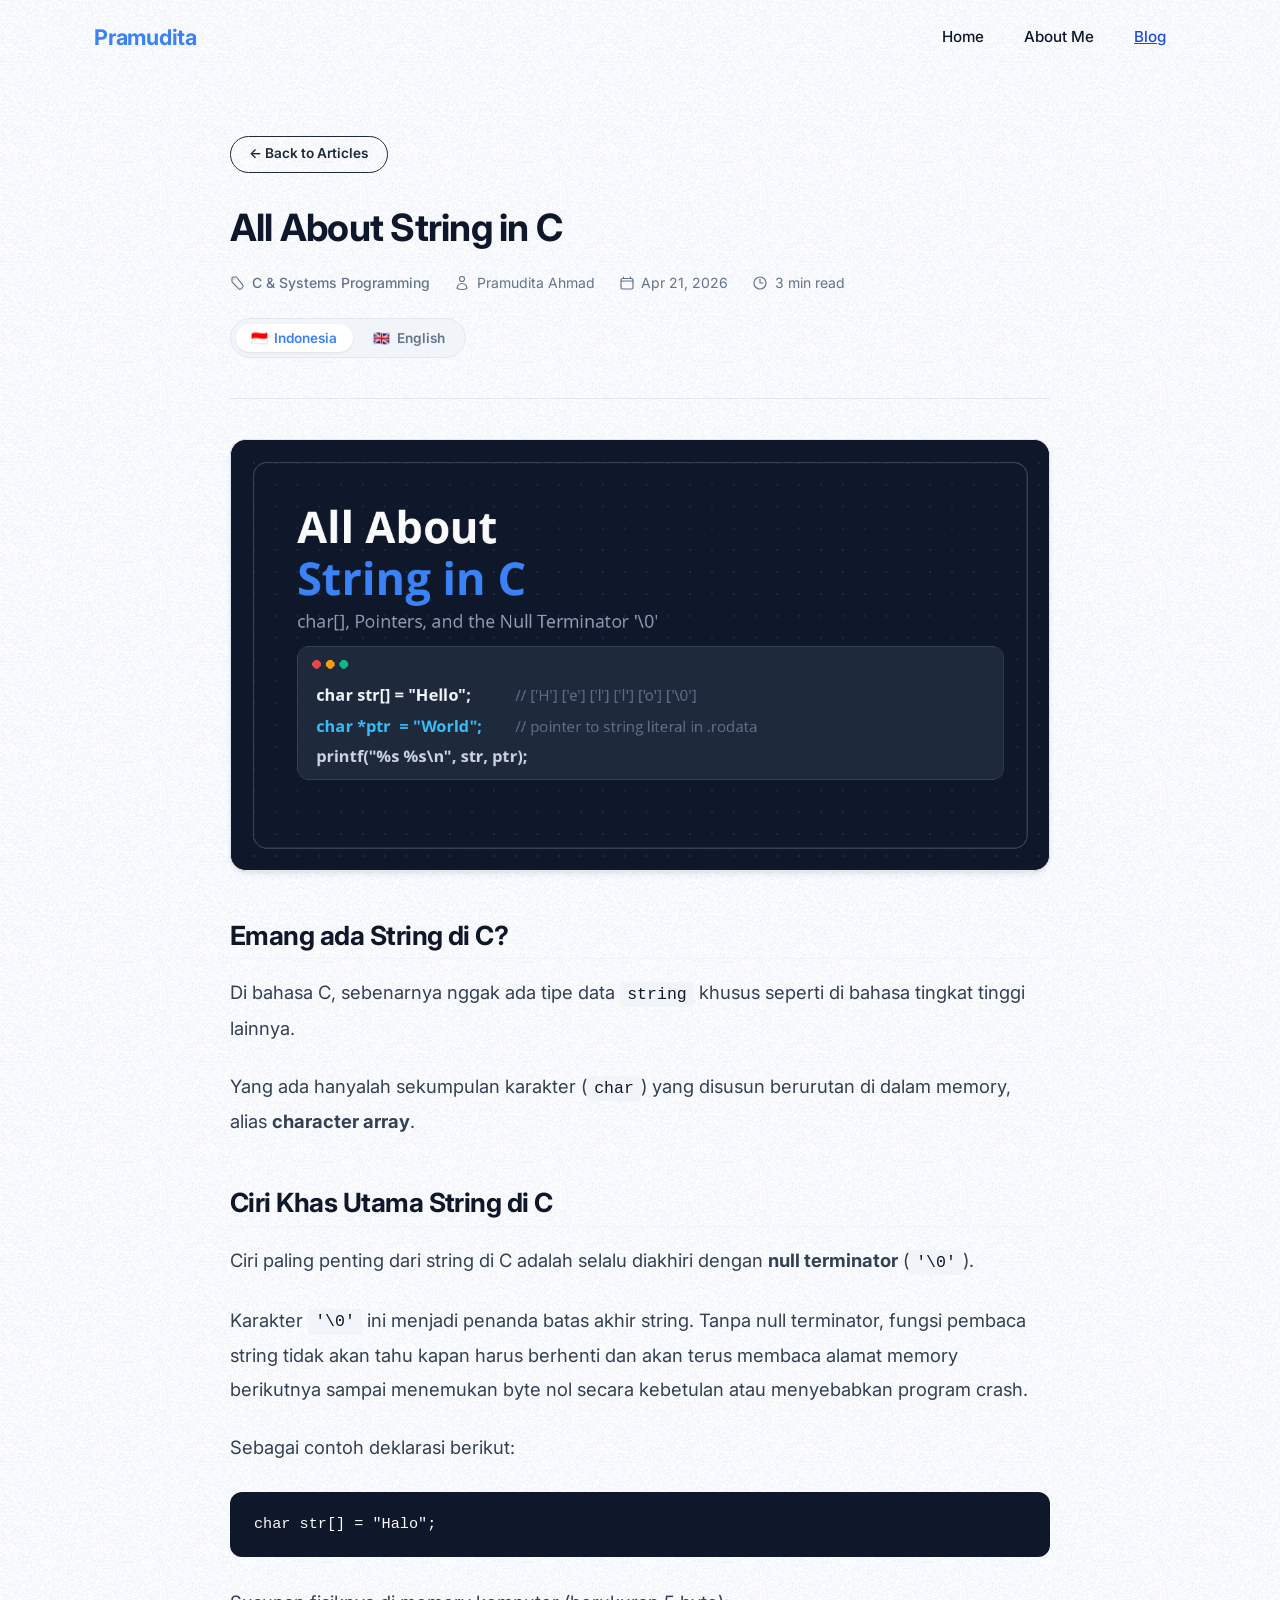
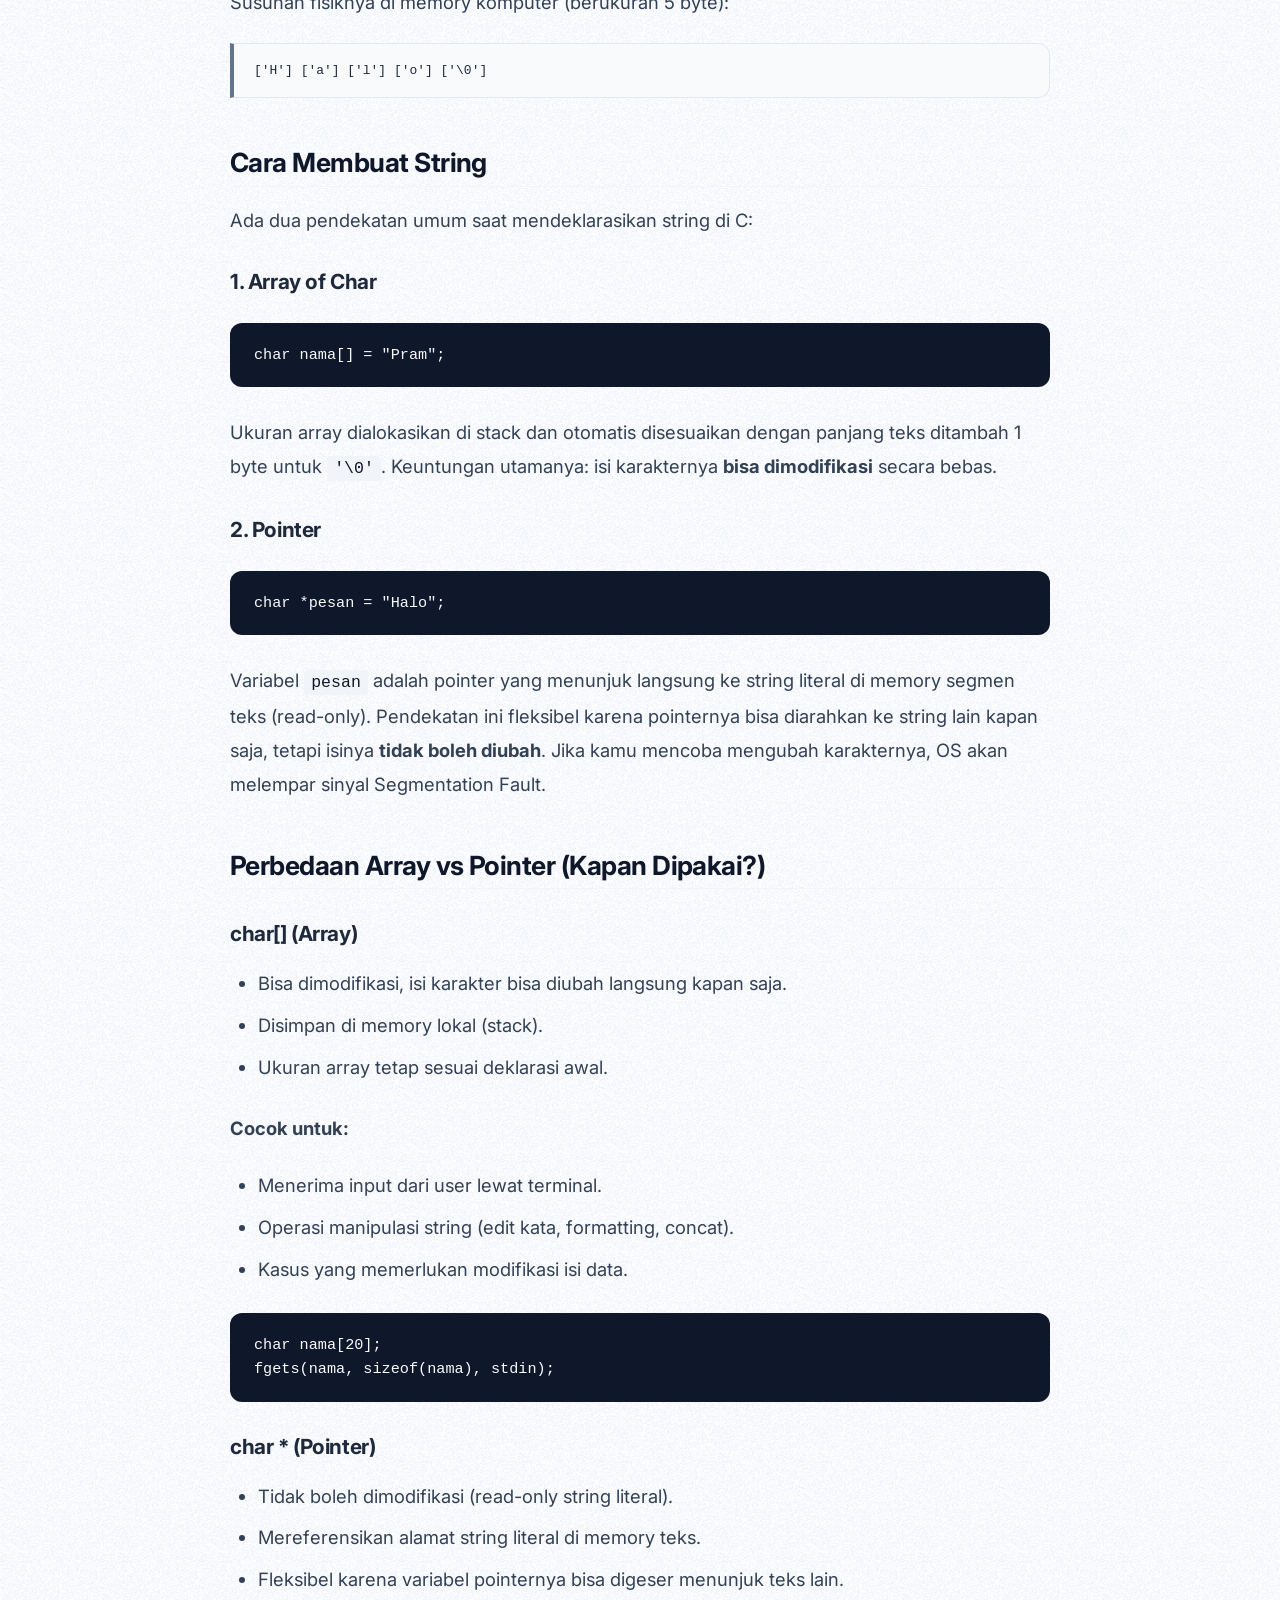
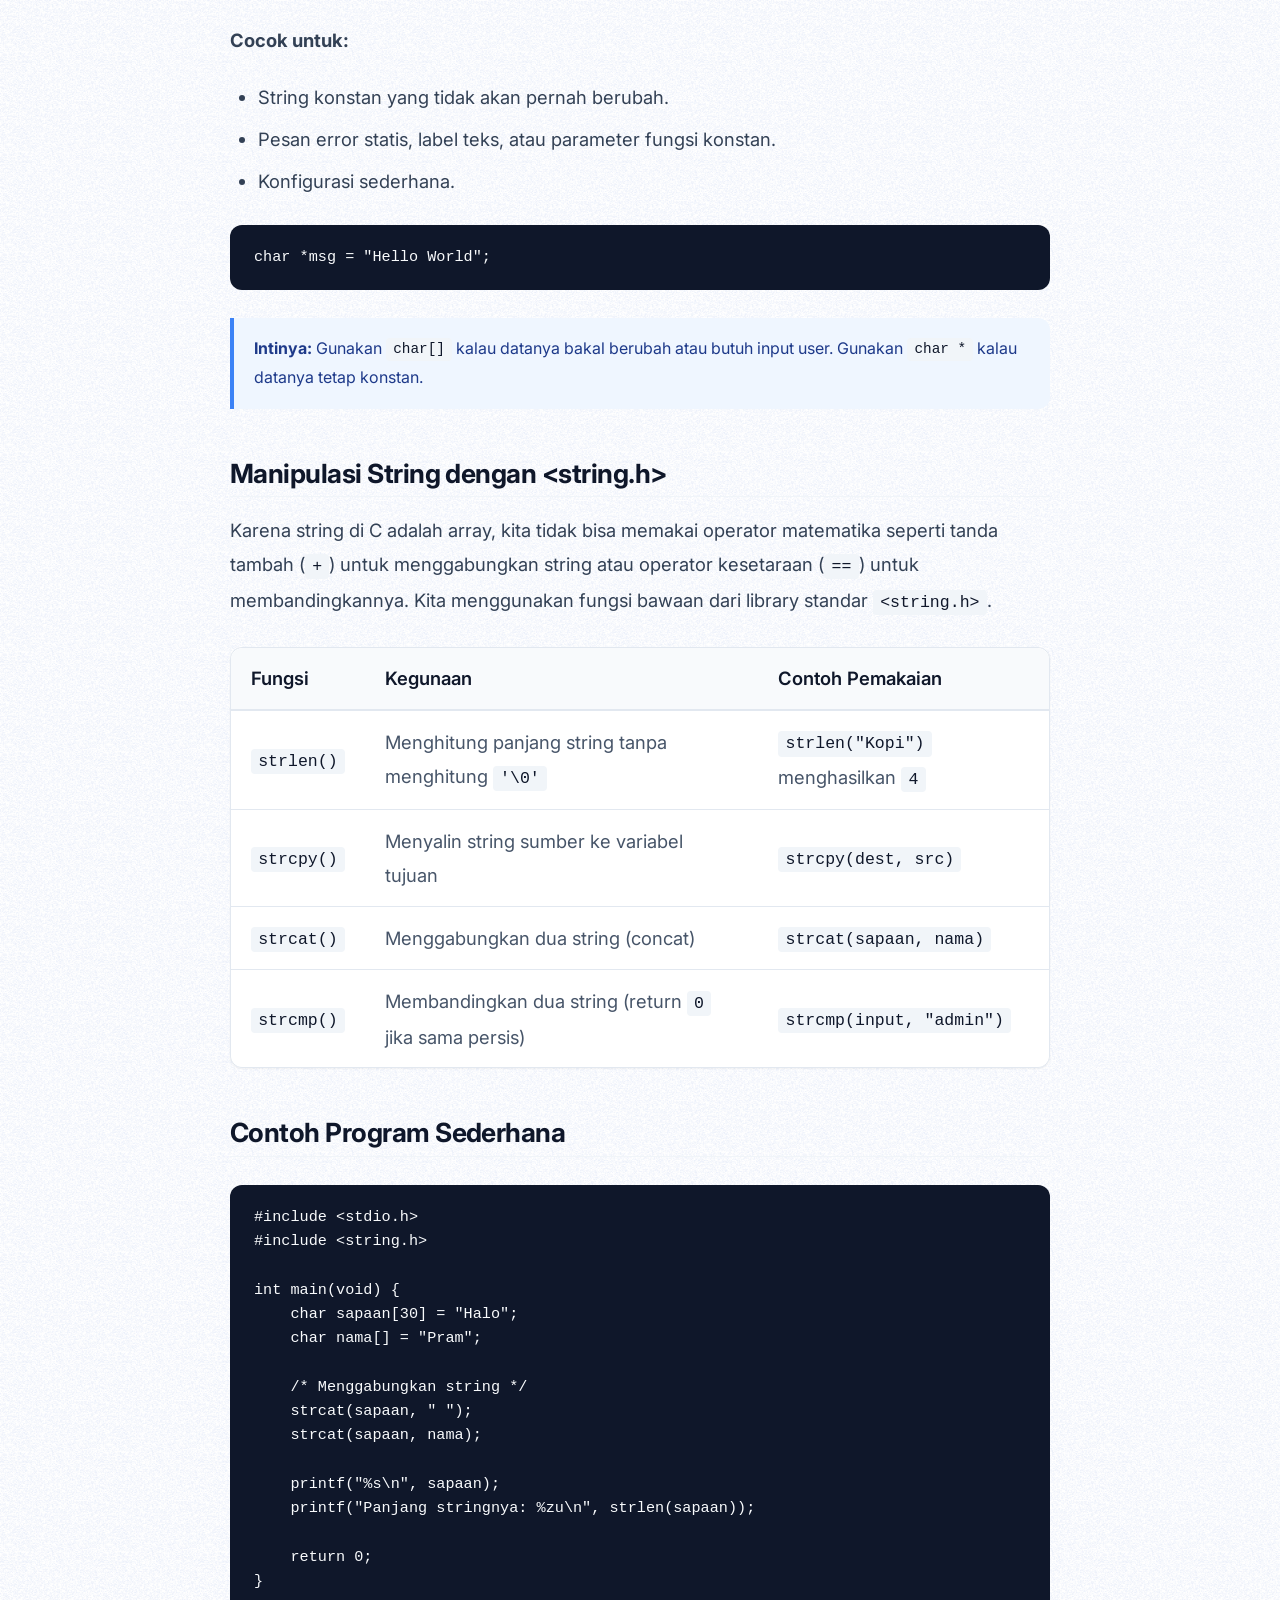
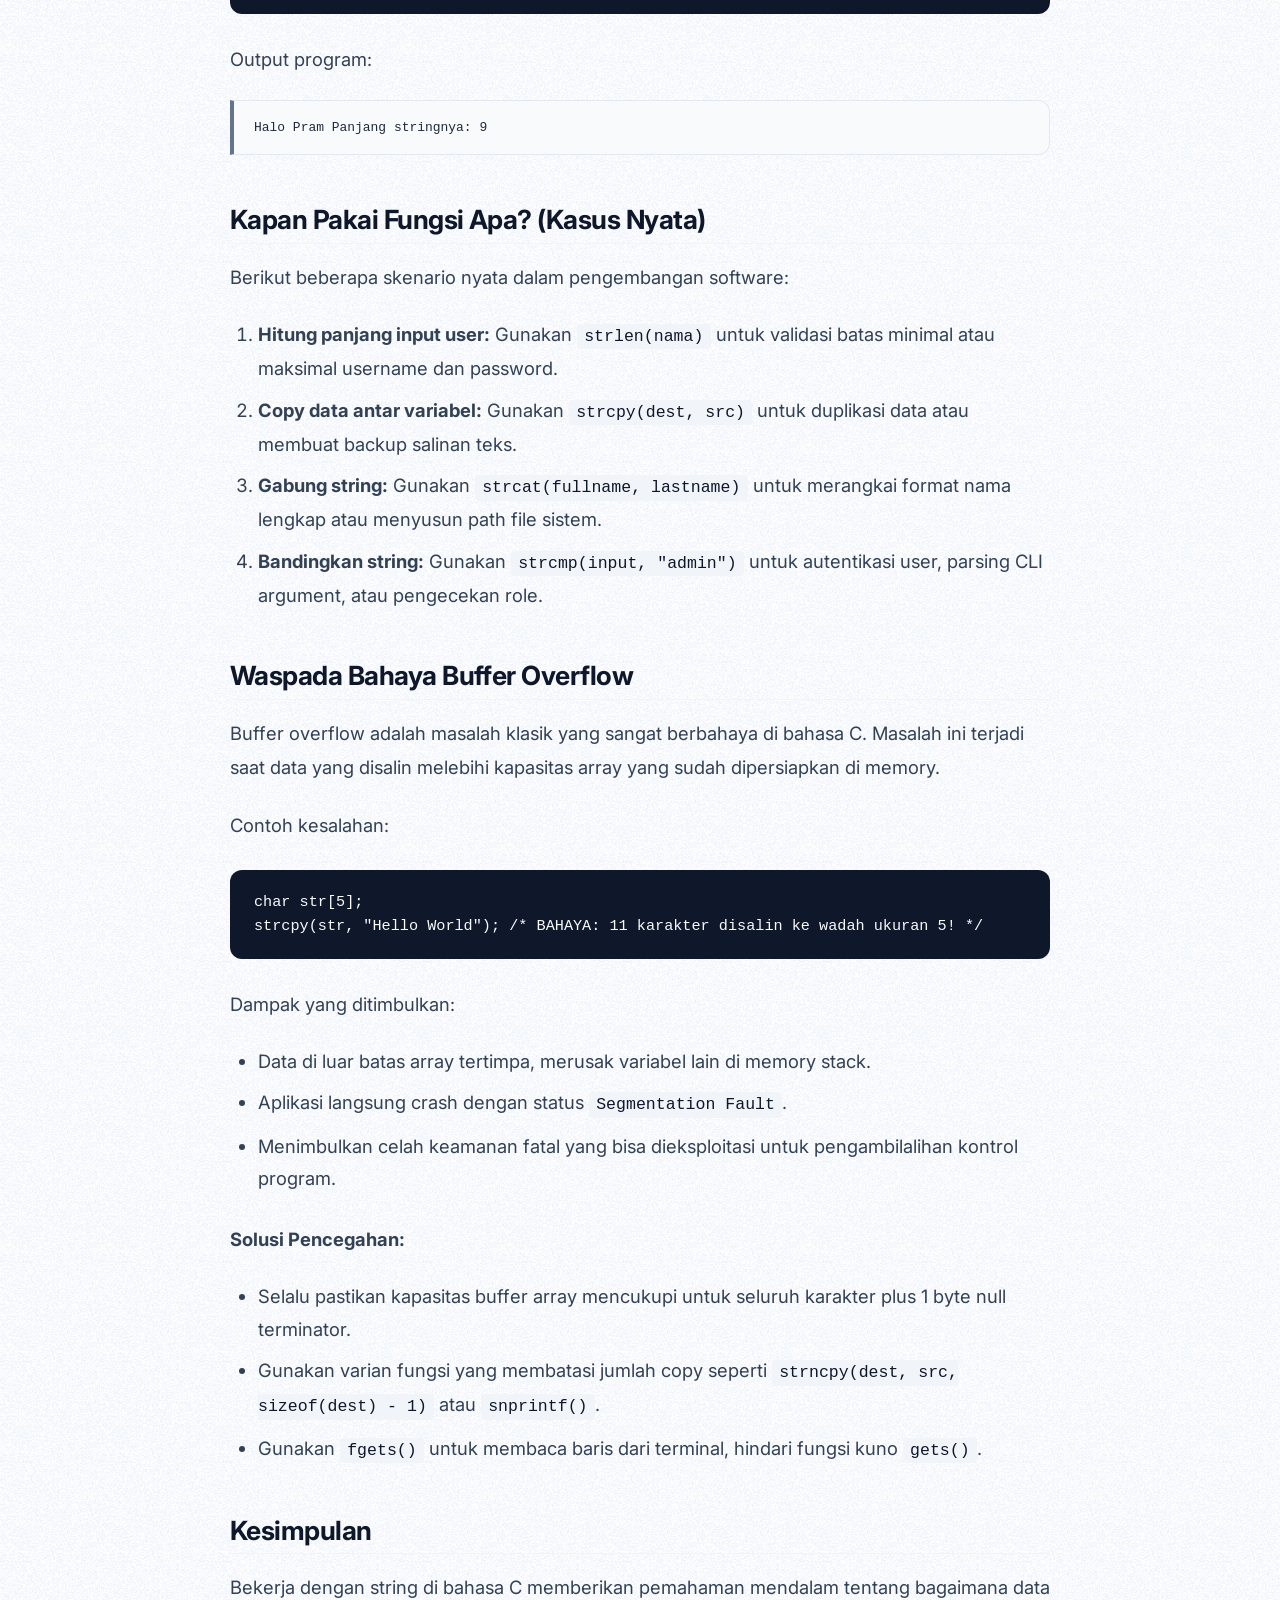
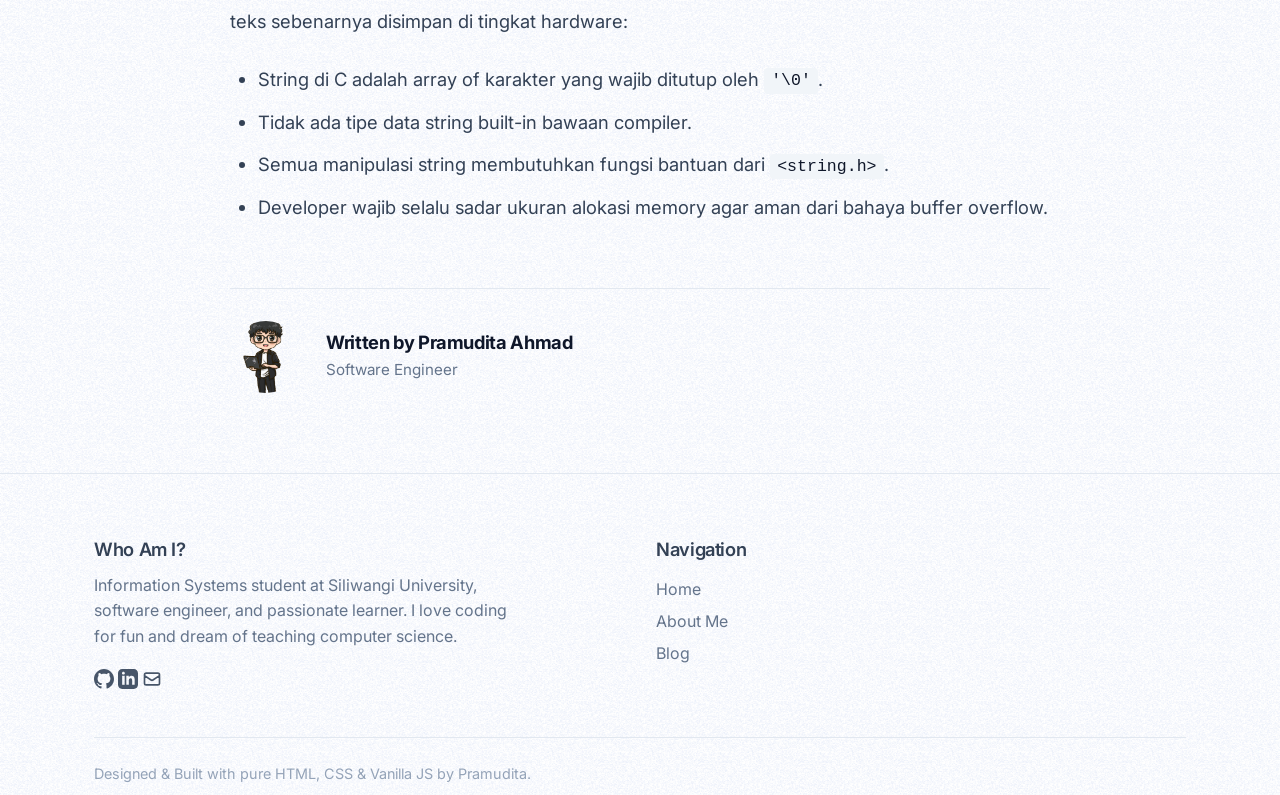
<file: blog-all-about-string-in-c.html>
<!DOCTYPE html>
<html lang="id">
<head>
  <meta charset="UTF-8">
  <meta name="viewport" content="width=device-width, initial-scale=1.0">
  <title>All About String in C | Pramudita</title>
  <meta name="description" content="Bedah tuntas string di bahasa C: karakter array, pointer, string literal di .rodata, null terminator, fungsi &lt;string.h&gt;, dan pencegahan buffer overflow.">
  <meta name="author" content="Pramudita Ahmad">
  <link rel="canonical" href="https://pramahmad.github.io/personalsite/blog-all-about-string-in-c.html">

  <!-- Open Graph / Facebook / WhatsApp -->
  <meta property="og:type" content="article">
  <meta property="og:site_name" content="Pramudita">
  <meta property="og:title" content="All About String in C | Pramudita">
  <meta property="og:description" content="Bedah tuntas string di bahasa C: karakter array, pointer, string literal di .rodata, null terminator, fungsi &lt;string.h&gt;, dan pencegahan buffer overflow.">
  <meta property="og:url" content="https://pramahmad.github.io/personalsite/blog-all-about-string-in-c.html">
  <meta property="og:image" content="https://pramahmad.github.io/personalsite/assets/images/all-about-string-in-c-thumbnail.png">
  <meta property="og:image:secure_url" content="https://pramahmad.github.io/personalsite/assets/images/all-about-string-in-c-thumbnail.png">
  <meta property="og:image:type" content="image/png">
  <meta property="og:image:width" content="1200">
  <meta property="og:image:height" content="630">
  <meta property="og:image:alt" content="All About String in C article banner">
  <meta property="article:published_time" content="2026-04-21T00:00:00+07:00">
  <meta property="article:author" content="Pramudita Ahmad">
  <meta property="article:section" content="C Programming">
  <meta property="article:tag" content="C">
  <meta property="article:tag" content="Pointers">
  <meta property="article:tag" content="Memory">

  <!-- Twitter / X -->
  <meta name="twitter:card" content="summary_large_image">
  <meta name="twitter:title" content="All About String in C | Pramudita">
  <meta name="twitter:description" content="Bedah tuntas string di bahasa C: karakter array, pointer, string literal di .rodata, null terminator, fungsi &lt;string.h&gt;, dan pencegahan buffer overflow.">
  <meta name="twitter:image" content="https://pramahmad.github.io/personalsite/assets/images/all-about-string-in-c-thumbnail.png">

  <link rel="icon" type="image/x-icon" href="assets/images/favicon.ico">
  <!-- Fonts -->
  <link rel="preconnect" href="https://fonts.googleapis.com">
  <link rel="preconnect" href="https://fonts.gstatic.com" crossorigin>
  <link rel="stylesheet" href="https://fonts.googleapis.com/css2?family=Inter:wght@300;400;500;600;700;800&display=swap">
  <!-- Stylesheet -->
  <link rel="stylesheet" href="assets/css/style.css">
</head>
<body>
  <div id="main">
    <!-- Navbar -->
    <header class="site-header">
      <div class="container">
        <div class="navbar-inner">
          <a href="index.html" class="logo-brand">
            Pramudita
          </a>

          <nav>
            <ul class="nav-links">
              <li><a href="index.html" class="nav-link">Home</a></li>
              <li><a href="me.html" class="nav-link">About Me</a></li>
              <li><a href="blog.html" class="nav-link active">Blog</a></li>
            </ul>
          </nav>

          <button class="hamburger-btn" id="hamburgerBtn" aria-label="Toggle navigation menu">
            <span></span>
            <span></span>
            <span></span>
          </button>
        </div>

        <div class="mobile-menu" id="mobileMenu">
          <a href="index.html" class="mobile-link">Home</a>
          <a href="me.html" class="mobile-link">About Me</a>
          <a href="blog.html" class="mobile-link active">Blog</a>
        </div>
      </div>
    </header>

    <!-- Main Article -->
    <article class="section-hero">
      <div class="container">
        <div class="article-wrapper">
          <!-- Back link -->
          <div style="margin-bottom: 2rem;">
            <a href="blog.html" class="btn-outline" style="font-size: 0.85rem; padding: 0.4rem 1.15rem;">
              &larr; Back to Articles
            </a>
          </div>

          <!-- Header -->
          <header class="article-header">
            <h1>All About String in C</h1>

            <!-- Metadata under title with Heroicons -->
            <div class="article-meta" style="margin-top: 1.25rem;">
              <span class="meta-item text-primary font-medium">
                <svg class="meta-icon" fill="none" viewBox="0 0 24 24" stroke="currentColor">
                  <path stroke-linecap="round" stroke-linejoin="round" d="M9.568 3H5.25A2.25 2.25 0 003 5.25v4.318c0 .597.237 1.17.659 1.591l9.581 9.581c.699.699 1.78.872 2.607.386a11.966 11.966 0 003.568-3.568c.486-.827.313-1.908-.386-2.607L9.568 3z" />
                  <path stroke-linecap="round" stroke-linejoin="round" d="M6 6h.008v.008H6V6z" />
                </svg>
                <span>C &amp; Systems Programming</span>
              </span>

              <span class="meta-item">
                <svg class="meta-icon" fill="none" viewBox="0 0 24 24" stroke="currentColor">
                  <path stroke-linecap="round" stroke-linejoin="round" d="M15.75 6a3.75 3.75 0 11-7.5 0 3.75 3.75 0 017.5 0zM4.501 20.118a7.5 7.5 0 0114.998 0A17.933 17.933 0 0112 21.75c-2.676 0-5.216-.584-7.499-1.632z" />
                </svg>
                <span>Pramudita Ahmad</span>
              </span>

              <span class="meta-item">
                <svg class="meta-icon" fill="none" viewBox="0 0 24 24" stroke="currentColor">
                  <path stroke-linecap="round" stroke-linejoin="round" d="M6.75 3v2.25M17.25 3v2.25M3 18.75V7.5a2.25 2.25 0 012.25-2.25h13.5A2.25 2.25 0 0121 7.5v11.25m-18 0A2.25 2.25 0 005.25 21h13.5A2.25 2.25 0 0021 18.75m-18 0v-7.5A2.25 2.25 0 015.25 9h13.5A2.25 2.25 0 0121 11.25v7.5" />
                </svg>
                <time datetime="2026-04-21">Apr 21, 2026</time>
              </span>

              <span class="meta-item">
                <svg class="meta-icon" fill="none" viewBox="0 0 24 24" stroke="currentColor">
                  <path stroke-linecap="round" stroke-linejoin="round" d="M12 6v6h4.5m4.5 0a9 9 0 11-18 0 9 9 0 0118 0z" />
                </svg>
                <span>3 min read</span>
              </span>
            </div>

            <!-- Language Switcher Pill -->
            <div class="lang-switcher-wrapper">
              <div class="lang-switcher">
                <button type="button" class="lang-btn active" data-switch-lang="id" aria-label="Baca dalam Bahasa Indonesia">
                  <span>🇮🇩</span>
                  <span>Indonesia</span>
                </button>
                <button type="button" class="lang-btn" data-switch-lang="en" aria-label="Read in English">
                  <span>🇬🇧</span>
                  <span>English</span>
                </button>
              </div>
            </div>
          </header>

          <!-- Featured Header Thumbnail Banner -->
          <div class="article-featured-image">
            <img src="assets/images/all-about-string-in-c-thumbnail.png" alt="All About String in C" loading="eager">
          </div>

          <!-- ========================================================
               BAHASA INDONESIA CONTENT (DEFAULT)
               ======================================================== -->
          <div class="article-body lang-content" data-lang="id">
            <h2>Emang ada String di C?</h2>
            <p>
              Di bahasa C, sebenarnya nggak ada tipe data <code>string</code> khusus seperti di bahasa tingkat tinggi lainnya.
            </p>
            <p>
              Yang ada hanyalah sekumpulan karakter (<code>char</code>) yang disusun berurutan di dalam memory, alias <strong>character array</strong>.
            </p>

            <h2>Ciri Khas Utama String di C</h2>
            <p>
              Ciri paling penting dari string di C adalah selalu diakhiri dengan <strong>null terminator</strong> (<code>'\0'</code>).
            </p>
            <p>
              Karakter <code>'\0'</code> ini menjadi penanda batas akhir string. Tanpa null terminator, fungsi pembaca string tidak akan tahu kapan harus berhenti dan akan terus membaca alamat memory berikutnya sampai menemukan byte nol secara kebetulan atau menyebabkan program crash.
            </p>
            <p>Sebagai contoh deklarasi berikut:</p>
            <pre><code>char str[] = "Halo";</code></pre>

            <p>Susunan fisiknya di memory komputer (berukuran 5 byte):</p>
            <div class="code-output">
              <code>['H']  ['a']  ['l']  ['o']  ['\0']</code>
            </div>

            <h2>Cara Membuat String</h2>
            <p>Ada dua pendekatan umum saat mendeklarasikan string di C:</p>

            <h3>1. Array of Char</h3>
            <pre><code>char nama[] = "Pram";</code></pre>
            <p>
              Ukuran array dialokasikan di stack dan otomatis disesuaikan dengan panjang teks ditambah 1 byte untuk <code>'\0'</code>. Keuntungan utamanya: isi karakternya <strong>bisa dimodifikasi</strong> secara bebas.
            </p>

            <h3>2. Pointer</h3>
            <pre><code>char *pesan = "Halo";</code></pre>
            <p>
              Variabel <code>pesan</code> adalah pointer yang menunjuk langsung ke string literal di memory segmen teks (read-only). Pendekatan ini fleksibel karena pointernya bisa diarahkan ke string lain kapan saja, tetapi isinya <strong>tidak boleh diubah</strong>. Jika kamu mencoba mengubah karakternya, OS akan melempar sinyal Segmentation Fault.
            </p>

            <h2>Perbedaan Array vs Pointer (Kapan Dipakai?)</h2>

            <h3>char[] (Array)</h3>
            <ul>
              <li>Bisa dimodifikasi, isi karakter bisa diubah langsung kapan saja.</li>
              <li>Disimpan di memory lokal (stack).</li>
              <li>Ukuran array tetap sesuai deklarasi awal.</li>
            </ul>
            <p><strong>Cocok untuk:</strong></p>
            <ul>
              <li>Menerima input dari user lewat terminal.</li>
              <li>Operasi manipulasi string (edit kata, formatting, concat).</li>
              <li>Kasus yang memerlukan modifikasi isi data.</li>
            </ul>
            <pre><code>char nama[20];
fgets(nama, sizeof(nama), stdin);</code></pre>

            <h3>char * (Pointer)</h3>
            <ul>
              <li>Tidak boleh dimodifikasi (read-only string literal).</li>
              <li>Mereferensikan alamat string literal di memory teks.</li>
              <li>Fleksibel karena variabel pointernya bisa digeser menunjuk teks lain.</li>
            </ul>
            <p><strong>Cocok untuk:</strong></p>
            <ul>
              <li>String konstan yang tidak akan pernah berubah.</li>
              <li>Pesan error statis, label teks, atau parameter fungsi konstan.</li>
              <li>Konfigurasi sederhana.</li>
            </ul>
            <pre><code>char *msg = "Hello World";</code></pre>

            <div class="article-callout">
              <p><strong>Intinya:</strong> Gunakan <code>char[]</code> kalau datanya bakal berubah atau butuh input user. Gunakan <code>char *</code> kalau datanya tetap konstan.</p>
            </div>

            <h2>Manipulasi String dengan &lt;string.h&gt;</h2>
            <p>
              Karena string di C adalah array, kita tidak bisa memakai operator matematika seperti tanda tambah (<code>+</code>) untuk menggabungkan string atau operator kesetaraan (<code>==</code>) untuk membandingkannya. Kita menggunakan fungsi bawaan dari library standar <code>&lt;string.h&gt;</code>.
            </p>

            <div class="table-container">
              <table>
                <thead>
                  <tr>
                    <th>Fungsi</th>
                    <th>Kegunaan</th>
                    <th>Contoh Pemakaian</th>
                  </tr>
                </thead>
                <tbody>
                  <tr>
                    <td><code>strlen()</code></td>
                    <td>Menghitung panjang string tanpa menghitung <code>'\0'</code></td>
                    <td><code>strlen("Kopi")</code> menghasilkan <code>4</code></td>
                  </tr>
                  <tr>
                    <td><code>strcpy()</code></td>
                    <td>Menyalin string sumber ke variabel tujuan</td>
                    <td><code>strcpy(dest, src)</code></td>
                  </tr>
                  <tr>
                    <td><code>strcat()</code></td>
                    <td>Menggabungkan dua string (concat)</td>
                    <td><code>strcat(sapaan, nama)</code></td>
                  </tr>
                  <tr>
                    <td><code>strcmp()</code></td>
                    <td>Membandingkan dua string (return <code>0</code> jika sama persis)</td>
                    <td><code>strcmp(input, "admin")</code></td>
                  </tr>
                </tbody>
              </table>
            </div>

            <h2>Contoh Program Sederhana</h2>
            <pre><code>#include &lt;stdio.h&gt;
#include &lt;string.h&gt;

int main(void) {
    char sapaan[30] = "Halo";
    char nama[] = "Pram";

    /* Menggabungkan string */
    strcat(sapaan, " ");
    strcat(sapaan, nama);

    printf("%s\n", sapaan);
    printf("Panjang stringnya: %zu\n", strlen(sapaan));

    return 0;
}</code></pre>

            <p>Output program:</p>
            <div class="code-output">
              <code>Halo Pram
Panjang stringnya: 9</code>
            </div>

            <h2>Kapan Pakai Fungsi Apa? (Kasus Nyata)</h2>
            <p>Berikut beberapa skenario nyata dalam pengembangan software:</p>
            <ol>
              <li><strong>Hitung panjang input user:</strong> Gunakan <code>strlen(nama)</code> untuk validasi batas minimal atau maksimal username dan password.</li>
              <li><strong>Copy data antar variabel:</strong> Gunakan <code>strcpy(dest, src)</code> untuk duplikasi data atau membuat backup salinan teks.</li>
              <li><strong>Gabung string:</strong> Gunakan <code>strcat(fullname, lastname)</code> untuk merangkai format nama lengkap atau menyusun path file sistem.</li>
              <li><strong>Bandingkan string:</strong> Gunakan <code>strcmp(input, "admin")</code> untuk autentikasi user, parsing CLI argument, atau pengecekan role.</li>
            </ol>

            <h2>Waspada Bahaya Buffer Overflow</h2>
            <p>
              Buffer overflow adalah masalah klasik yang sangat berbahaya di bahasa C. Masalah ini terjadi saat data yang disalin melebihi kapasitas array yang sudah dipersiapkan di memory.
            </p>

            <p>Contoh kesalahan:</p>
            <pre><code>char str[5];
strcpy(str, "Hello World"); /* BAHAYA: 11 karakter disalin ke wadah ukuran 5! */</code></pre>

            <p>Dampak yang ditimbulkan:</p>
            <ul>
              <li>Data di luar batas array tertimpa, merusak variabel lain di memory stack.</li>
              <li>Aplikasi langsung crash dengan status <code>Segmentation Fault</code>.</li>
              <li>Menimbulkan celah keamanan fatal yang bisa dieksploitasi untuk pengambilalihan kontrol program.</li>
            </ul>

            <p><strong>Solusi Pencegahan:</strong></p>
            <ul>
              <li>Selalu pastikan kapasitas buffer array mencukupi untuk seluruh karakter plus 1 byte null terminator.</li>
              <li>Gunakan varian fungsi yang membatasi jumlah copy seperti <code>strncpy(dest, src, sizeof(dest) - 1)</code> atau <code>snprintf()</code>.</li>
              <li>Gunakan <code>fgets()</code> untuk membaca baris dari terminal, hindari fungsi kuno <code>gets()</code>.</li>
            </ul>

            <h2>Kesimpulan</h2>
            <p>
              Bekerja dengan string di bahasa C memberikan pemahaman mendalam tentang bagaimana data teks sebenarnya disimpan di tingkat hardware:
            </p>
            <ul>
              <li>String di C adalah array of karakter yang wajib ditutup oleh <code>'\0'</code>.</li>
              <li>Tidak ada tipe data string built-in bawaan compiler.</li>
              <li>Semua manipulasi string membutuhkan fungsi bantuan dari <code>&lt;string.h&gt;</code>.</li>
              <li>Developer wajib selalu sadar ukuran alokasi memory agar aman dari bahaya buffer overflow.</li>
            </ul>
          </div>

          <!-- ========================================================
               ENGLISH CONTENT
               ======================================================== -->
          <div class="article-body lang-content" data-lang="en" style="display: none;">
            <h2>Is There Really a String in C?</h2>
            <p>
              In C, there is no dedicated <code>string</code> data type like in Python, JavaScript, or Java.
            </p>
            <p>
              Instead, a string is simply a sequence of characters (<code>char</code>) laid out contiguously in memory, known as a <strong>character array</strong>.
            </p>

            <h2>The Core Rule: Null Terminator</h2>
            <p>
              Every valid string in C must end with a special byte called the <strong>null terminator</strong> (<code>'\0'</code>).
            </p>
            <p>
              The <code>'\0'</code> character acts as a sentinel boundary. Without it, string reading functions have no idea where your text ends and will keep reading adjacent memory bytes until they happen upon a random zero byte or cause a segmentation fault.
            </p>
            <p>Consider this declaration:</p>
            <pre><code>char str[] = "Halo";</code></pre>

            <p>Here is how it is structured physically in computer memory (5 bytes total):</p>
            <div class="code-output">
              <code>['H']  ['a']  ['l']  ['o']  ['\0']</code>
            </div>

            <h2>How to Create Strings in C</h2>
            <p>There are two primary ways to declare strings in C:</p>

            <h3>1. Array of Char</h3>
            <pre><code>char name[] = "Pram";</code></pre>
            <p>
              The array size is allocated on the stack and automatically fits the length of the text plus 1 byte for <code>'\0'</code>. The main advantage is that its contents are <strong>completely mutable</strong>.
            </p>

            <h3>2. Pointer</h3>
            <pre><code>char *msg = "Halo";</code></pre>
            <p>
              The variable <code>msg</code> is a pointer pointing directly to a string literal in the read-only text segment of memory. This approach is flexible because the pointer can be redirected to another string at any time, but its contents <strong>must never be modified</strong>. Attempting to write into it will trigger a Segmentation Fault.
            </p>

            <h2>Array vs Pointer (When to Use Which?)</h2>

            <h3>char[] (Array)</h3>
            <ul>
              <li>Mutable, you can modify any character in place.</li>
              <li>Stored in local stack memory.</li>
              <li>Fixed size determined at declaration.</li>
            </ul>
            <p><strong>Best for:</strong></p>
            <ul>
              <li>Reading user input from the terminal.</li>
              <li>String manipulation routines (edits, concatenation, formatting).</li>
              <li>Any scenario where data needs to change dynamically.</li>
            </ul>
            <pre><code>char name[20];
fgets(name, sizeof(name), stdin);</code></pre>

            <h3>char * (Pointer)</h3>
            <ul>
              <li>Immutable (points to a read-only string literal).</li>
              <li>Only stores the memory address of the string.</li>
              <li>Flexible because the pointer variable can be reassigned to other addresses.</li>
            </ul>
            <p><strong>Best for:</strong></p>
            <ul>
              <li>Constant strings that never change during execution.</li>
              <li>Static status messages, UI labels, or constant function parameters.</li>
              <li>Simple configuration constants.</li>
            </ul>
            <pre><code>char *msg = "Hello World";</code></pre>

            <div class="article-callout">
              <p><strong>Rule of thumb:</strong> Use <code>char[]</code> when data will be edited or needs user input. Use <code>char *</code> when the text is constant.</p>
            </div>

            <h2>String Manipulation with &lt;string.h&gt;</h2>
            <p>
              Because strings in C are raw arrays, you cannot use operators like <code>+</code> to join strings or <code>==</code> to compare them. Instead, C provides utility functions in the standard library <code>&lt;string.h&gt;</code>.
            </p>

            <div class="table-container">
              <table>
                <thead>
                  <tr>
                    <th>Function</th>
                    <th>Purpose</th>
                    <th>Example Usage</th>
                  </tr>
                </thead>
                <tbody>
                  <tr>
                    <td><code>strlen()</code></td>
                    <td>Calculates string length excluding <code>'\0'</code></td>
                    <td><code>strlen("Coffee")</code> returns <code>6</code></td>
                  </tr>
                  <tr>
                    <td><code>strcpy()</code></td>
                    <td>Copies source string into destination buffer</td>
                    <td><code>strcpy(dest, src)</code></td>
                  </tr>
                  <tr>
                    <td><code>strcat()</code></td>
                    <td>Appends source string to destination (concatenate)</td>
                    <td><code>strcat(greeting, name)</code></td>
                  </tr>
                  <tr>
                    <td><code>strcmp()</code></td>
                    <td>Compares two strings lexicographically (returns <code>0</code> if equal)</td>
                    <td><code>strcmp(input, "admin")</code></td>
                  </tr>
                </tbody>
              </table>
            </div>

            <h2>Simple Code Example</h2>
            <pre><code>#include &lt;stdio.h&gt;
#include &lt;string.h&gt;

int main(void) {
    char greeting[30] = "Halo";
    char name[] = "Pram";

    /* Concatenate strings */
    strcat(greeting, " ");
    strcat(greeting, name);

    printf("%s\n", greeting);
    printf("String length: %zu\n", strlen(greeting));

    return 0;
}</code></pre>

            <p>Program output:</p>
            <div class="code-output">
              <code>Halo Pram
String length: 9</code>
            </div>

            <h2>When to Use Which Function? (Real-World Cases)</h2>
            <p>Common practical scenarios in software engineering:</p>
            <ol>
              <li><strong>Validating user input length:</strong> Use <code>strlen(name)</code> to check minimum and maximum boundaries for usernames and passwords.</li>
              <li><strong>Copying data between buffers:</strong> Use <code>strcpy(dest, src)</code> when creating duplicate records or data backups.</li>
              <li><strong>Joining strings:</strong> Use <code>strcat(path, filename)</code> to build filesystem directory paths or format full names.</li>
              <li><strong>Comparing strings:</strong> Use <code>strcmp(input, "admin")</code> for CLI flag parsing, command dispatching, or role verification.</li>
            </ol>

            <h2>Watch Out for Buffer Overflow!</h2>
            <p>
              Buffer overflow is a classic vulnerability in C programming. It occurs when you write more bytes into an array than the memory buffer was allocated to hold.
            </p>

            <p>A dangerous example:</p>
            <pre><code>char str[5];
strcpy(str, "Hello World"); /* DANGER: 11 bytes forced into a 5-byte buffer! */</code></pre>

            <p>Consequences of buffer overflow:</p>
            <ul>
              <li>Overwriting adjacent stack memory and corrupting unrelated variables.</li>
              <li>Immediate application crashes with <code>Segmentation Fault</code>.</li>
              <li>Severe security vulnerabilities that attackers can exploit to execute arbitrary code.</li>
            </ul>

            <p><strong>Prevention Best Practices:</strong></p>
            <ul>
              <li>Always allocate enough space for all characters plus 1 extra byte for the null terminator.</li>
              <li>Use bounded functions like <code>strncpy(dest, src, sizeof(dest) - 1)</code> or <code>snprintf()</code> instead of unbounded <code>strcpy()</code>.</li>
              <li>Use <code>fgets()</code> for reading user input from standard input, and never use obsolete functions like <code>gets()</code>.</li>
            </ul>

            <h2>Summary</h2>
            <p>
              Working with strings in C provides a clear understanding of how computer hardware actually represents text data:
            </p>
            <ul>
              <li>A string in C is a character array terminated by <code>'\0'</code>.</li>
              <li>There is no built-in primitive string type in the compiler.</li>
              <li>All string manipulation relies on functions from <code>&lt;string.h&gt;</code>.</li>
              <li>Always stay aware of buffer sizes and memory boundaries to keep your code safe and crash-free.</li>
            </ul>
          </div>

          <!-- Bottom Author Bio -->
          <div style="margin-top: 4rem; padding-top: 2rem; border-top: 1px solid var(--border-color); display: flex; align-items: center; gap: 1.5rem;">
            <img src="assets/images/avatar.png" alt="Pramudita" style="width: 72px; height: 72px; border-radius: 9999px; object-fit: cover;">
            <div>
              <h3 style="font-size: 1.15rem; margin-bottom: 0.25rem;">Written by Pramudita Ahmad</h3>
              <p class="text-slate-500" style="margin: 0; font-size: 0.95rem;">
                Software Engineer
              </p>
            </div>
          </div>
        </div>
      </div>
    </article>

    <!-- Footer -->
    <footer class="site-footer">
      <div class="container">
        <div class="grid grid-cols-2 gap-8">
          <div>
            <h5 class="text-slate-700 font-semibold" style="font-size: 1.15rem; margin-bottom: 0.75rem;">Who Am I?</h5>
            <p class="text-slate-500" style="margin-bottom: 1.25rem; max-width: 420px;">
              Information Systems student at Siliwangi University, software engineer, and passionate learner. I love coding for fun and dream of teaching computer science.
            </p>
            <div class="footer-social-links">
              <a href="https://github.com/pramahmad" target="_blank" rel="noopener noreferrer" title="GitHub">
                <svg width="20" height="20" fill="currentColor" viewBox="0 0 24 24"><path d="M12 0c-6.626 0-12 5.373-12 12 0 5.302 3.438 9.8 8.207 11.387.599.111.793-.261.793-.577v-2.234c-3.338.726-4.033-1.416-4.033-1.416-.546-1.387-1.333-1.756-1.333-1.756-1.089-.745.083-.729.083-.729 1.205.084 1.839 1.237 1.839 1.237 1.07 1.834 2.807 1.304 3.492.997.107-.775.418-1.305.762-1.604-2.665-.305-5.467-1.334-5.467-5.931 0-1.311.469-2.381 1.236-3.221-.124-.303-.535-1.524.117-3.176 0 0 1.008-.322 3.301 1.23.957-.266 1.983-.399 3.003-.404 1.02.005 2.047.138 3.006.404 2.291-1.552 3.297-1.23 3.297-1.23.653 1.653.242 2.874.118 3.176.77.84 1.235 1.911 1.235 3.221 0 4.609-2.807 5.624-5.479 5.921.43.372.823 1.102.823 2.222v3.293c0 .319.192.694.801.576 4.765-1.589 8.199-6.086 8.199-11.386 0-6.627-5.373-12-12-12z"/></svg>
              </a>
              <a href="https://www.linkedin.com/in/pramudita-ahmad-4ba11a232/" target="_blank" rel="noopener noreferrer" title="LinkedIn">
                <svg width="20" height="20" fill="currentColor" viewBox="0 0 24 24"><path d="M19 0h-14c-2.761 0-5 2.239-5 5v14c0 2.761 2.239 5 5 5h14c2.762 0 5-2.239 5-5v-14c0-2.761-2.238-5-5-5zm-11 19h-3v-11h3v11zm-1.5-12.268c-.966 0-1.75-.79-1.75-1.764s.784-1.764 1.75-1.764 1.75.79 1.75 1.764-.783 1.764-1.75 1.764zm13.5 12.268h-3v-5.604c0-3.368-4-3.113-4 0v5.604h-3v-11h3v1.765c1.396-2.586 7-2.777 7 2.476v6.759z"/></svg>
              </a>
              <a href="mailto:pramuditaadit2810@gmail.com" title="Email">
                <svg width="20" height="20" fill="none" stroke="currentColor" stroke-width="2" viewBox="0 0 24 24"><path stroke-linecap="round" stroke-linejoin="round" d="M3 8l7.89 5.26a2 2 0 002.22 0L21 8M5 19h14a2 2 0 002-2V7a2 2 0 00-2-2H5a2 2 0 00-2 2v10a2 2 0 002 2z"/></svg>
              </a>
            </div>
          </div>

          <div>
            <h5 class="text-slate-700 font-semibold" style="font-size: 1.15rem; margin-bottom: 0.75rem;">Navigation</h5>
            <ul style="list-style: none; padding: 0; margin: 0; line-height: 2;">
              <li><a href="index.html" class="text-slate-500" style="text-decoration: none;">Home</a></li>
              <li><a href="me.html" class="text-slate-500" style="text-decoration: none;">About Me</a></li>
              <li><a href="blog.html" class="text-slate-500" style="text-decoration: none;">Blog</a></li>
            </ul>
          </div>
        </div>

        <div class="footer-bottom">
          <p class="text-slate-400" style="margin: 0; font-size: 0.9rem;">
            Designed &amp; Built with pure HTML, CSS &amp; Vanilla JS by Pramudita.
          </p>
        </div>
      </div>
    </footer>
  </div>

  <script src="assets/js/main.js"></script>
</body>
</html>
</file>
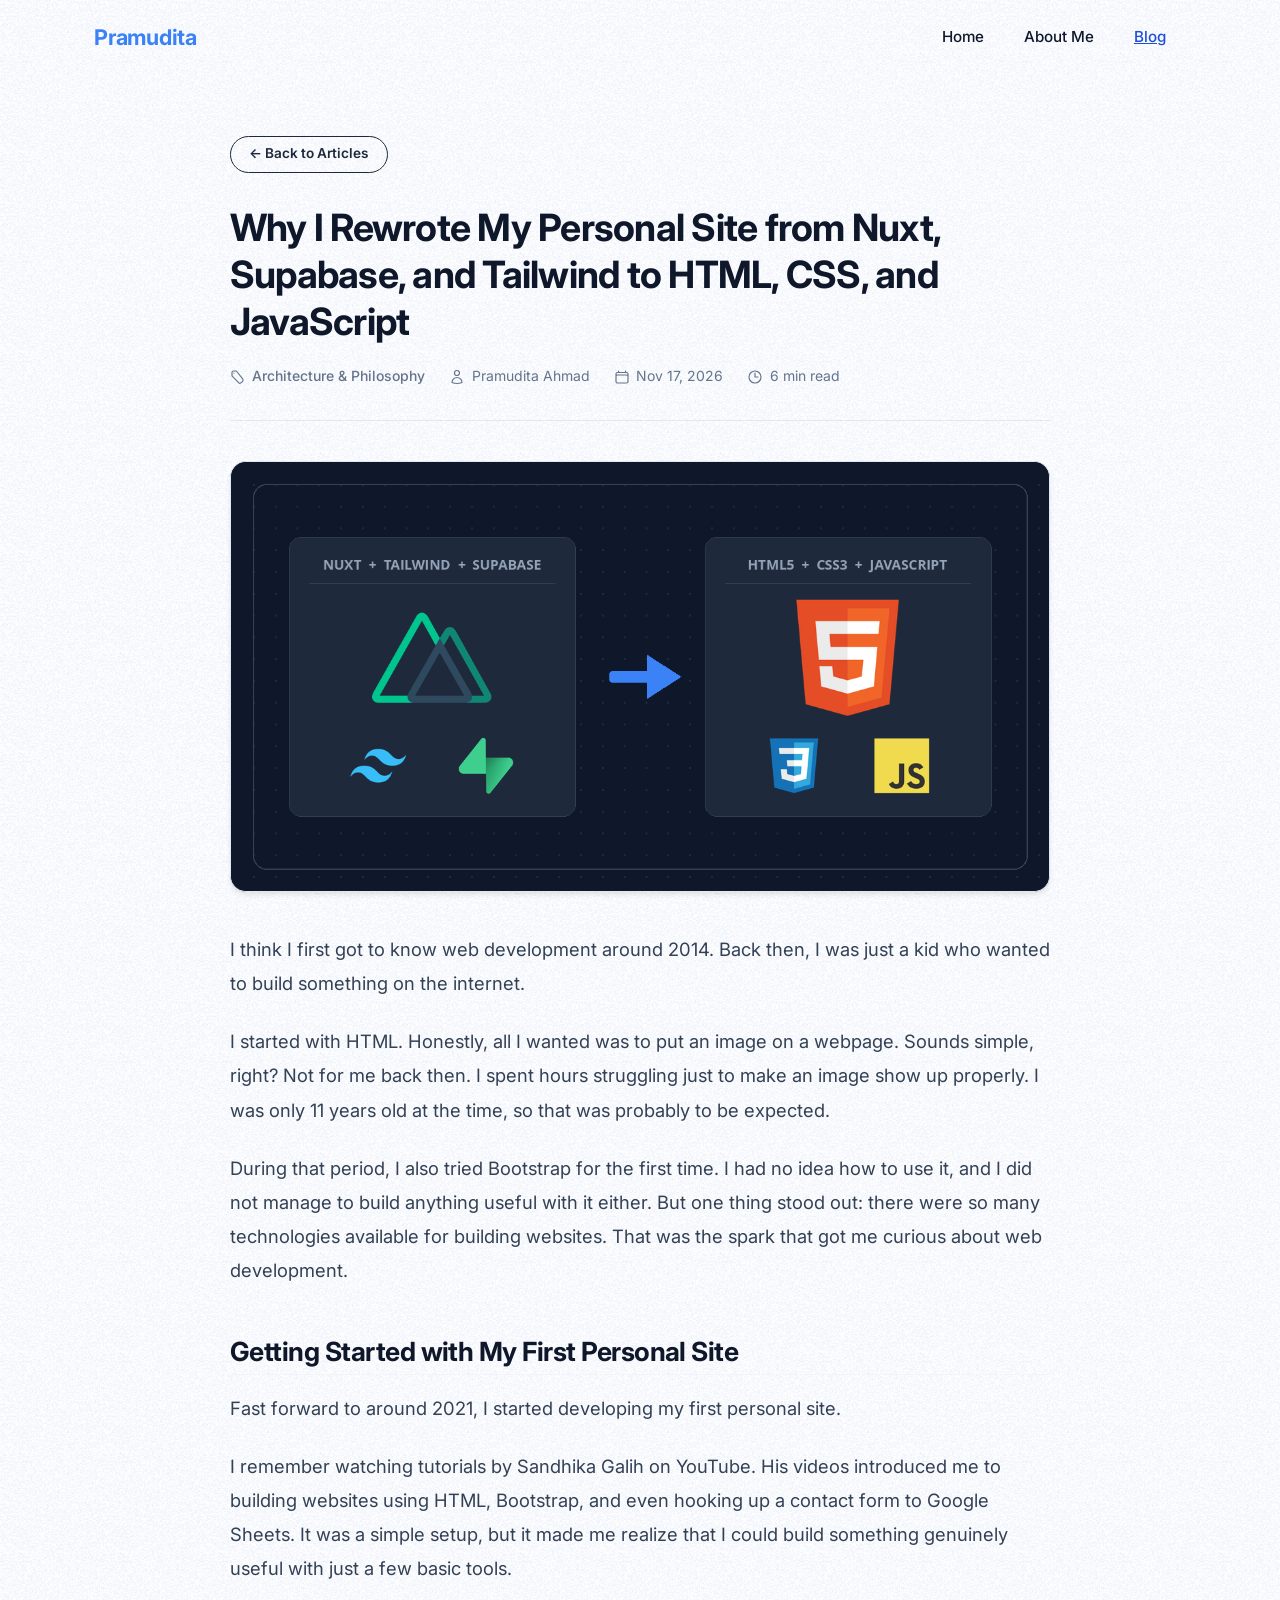
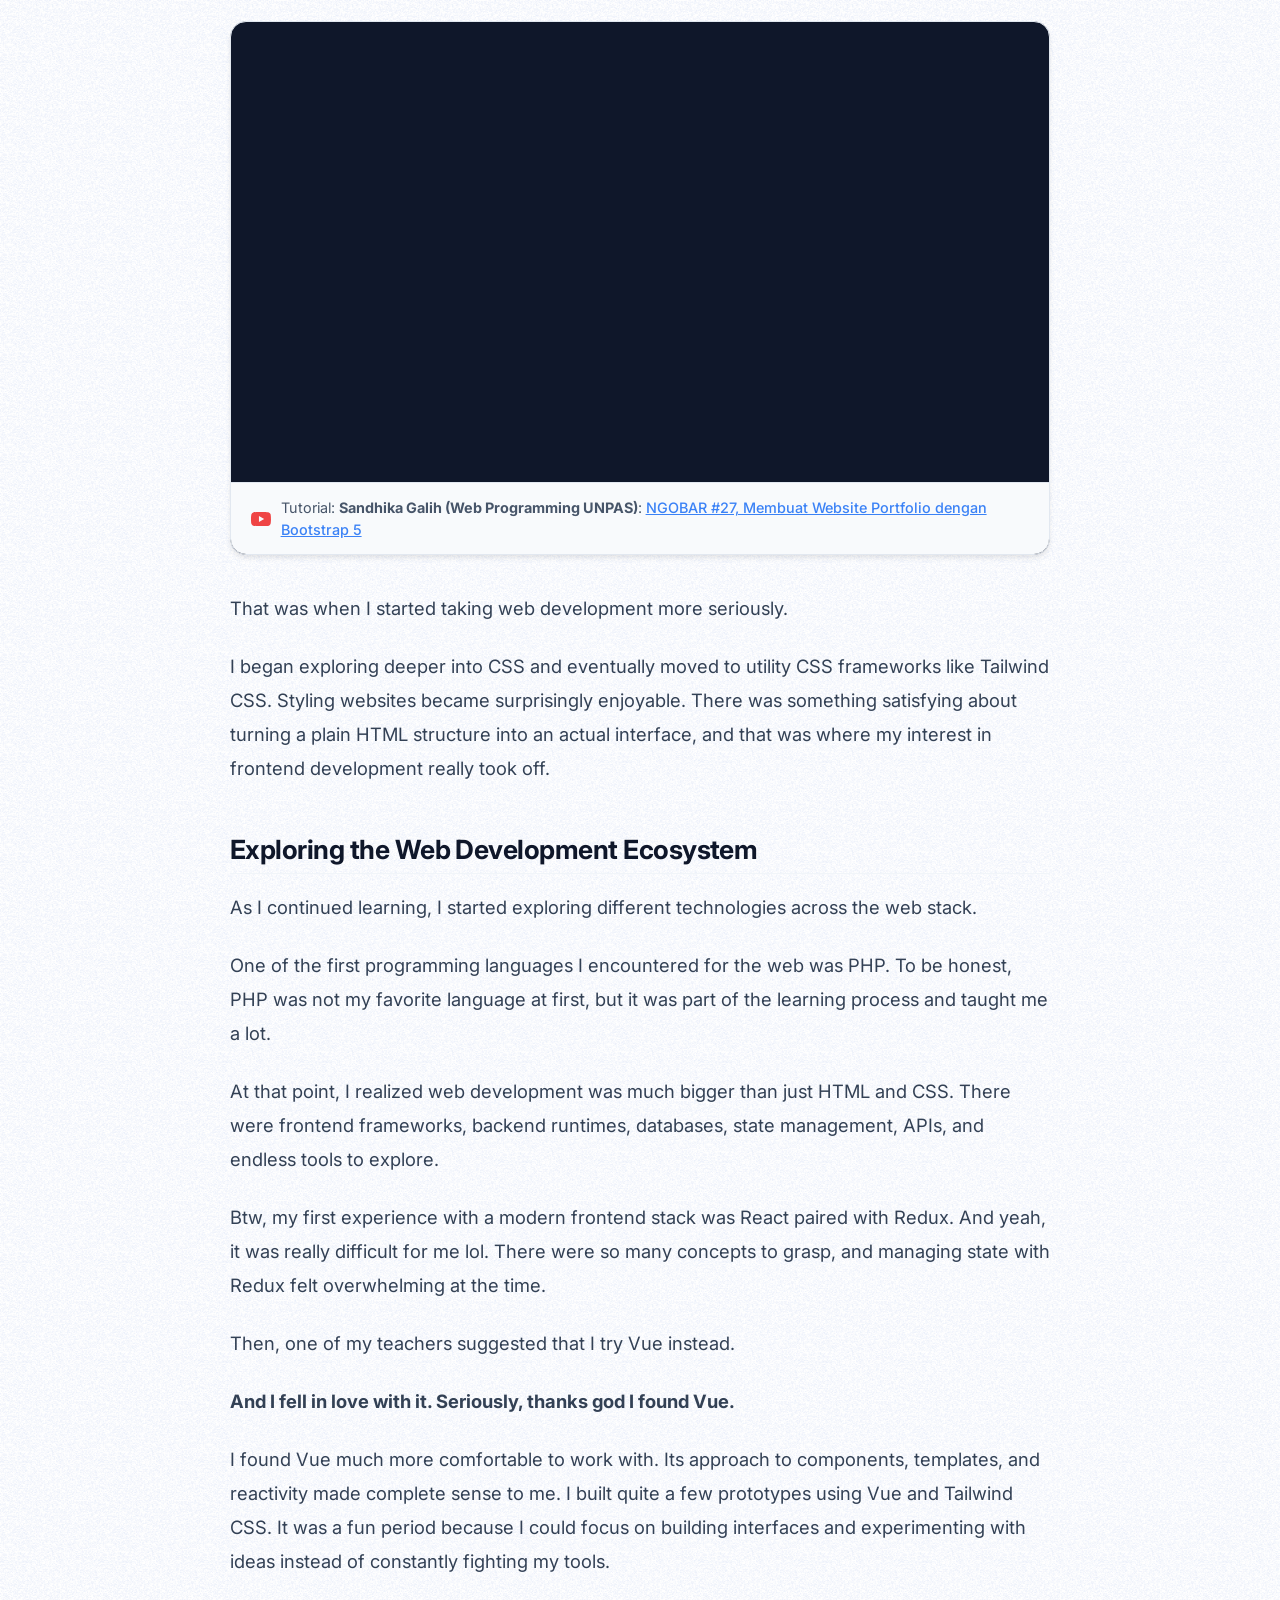
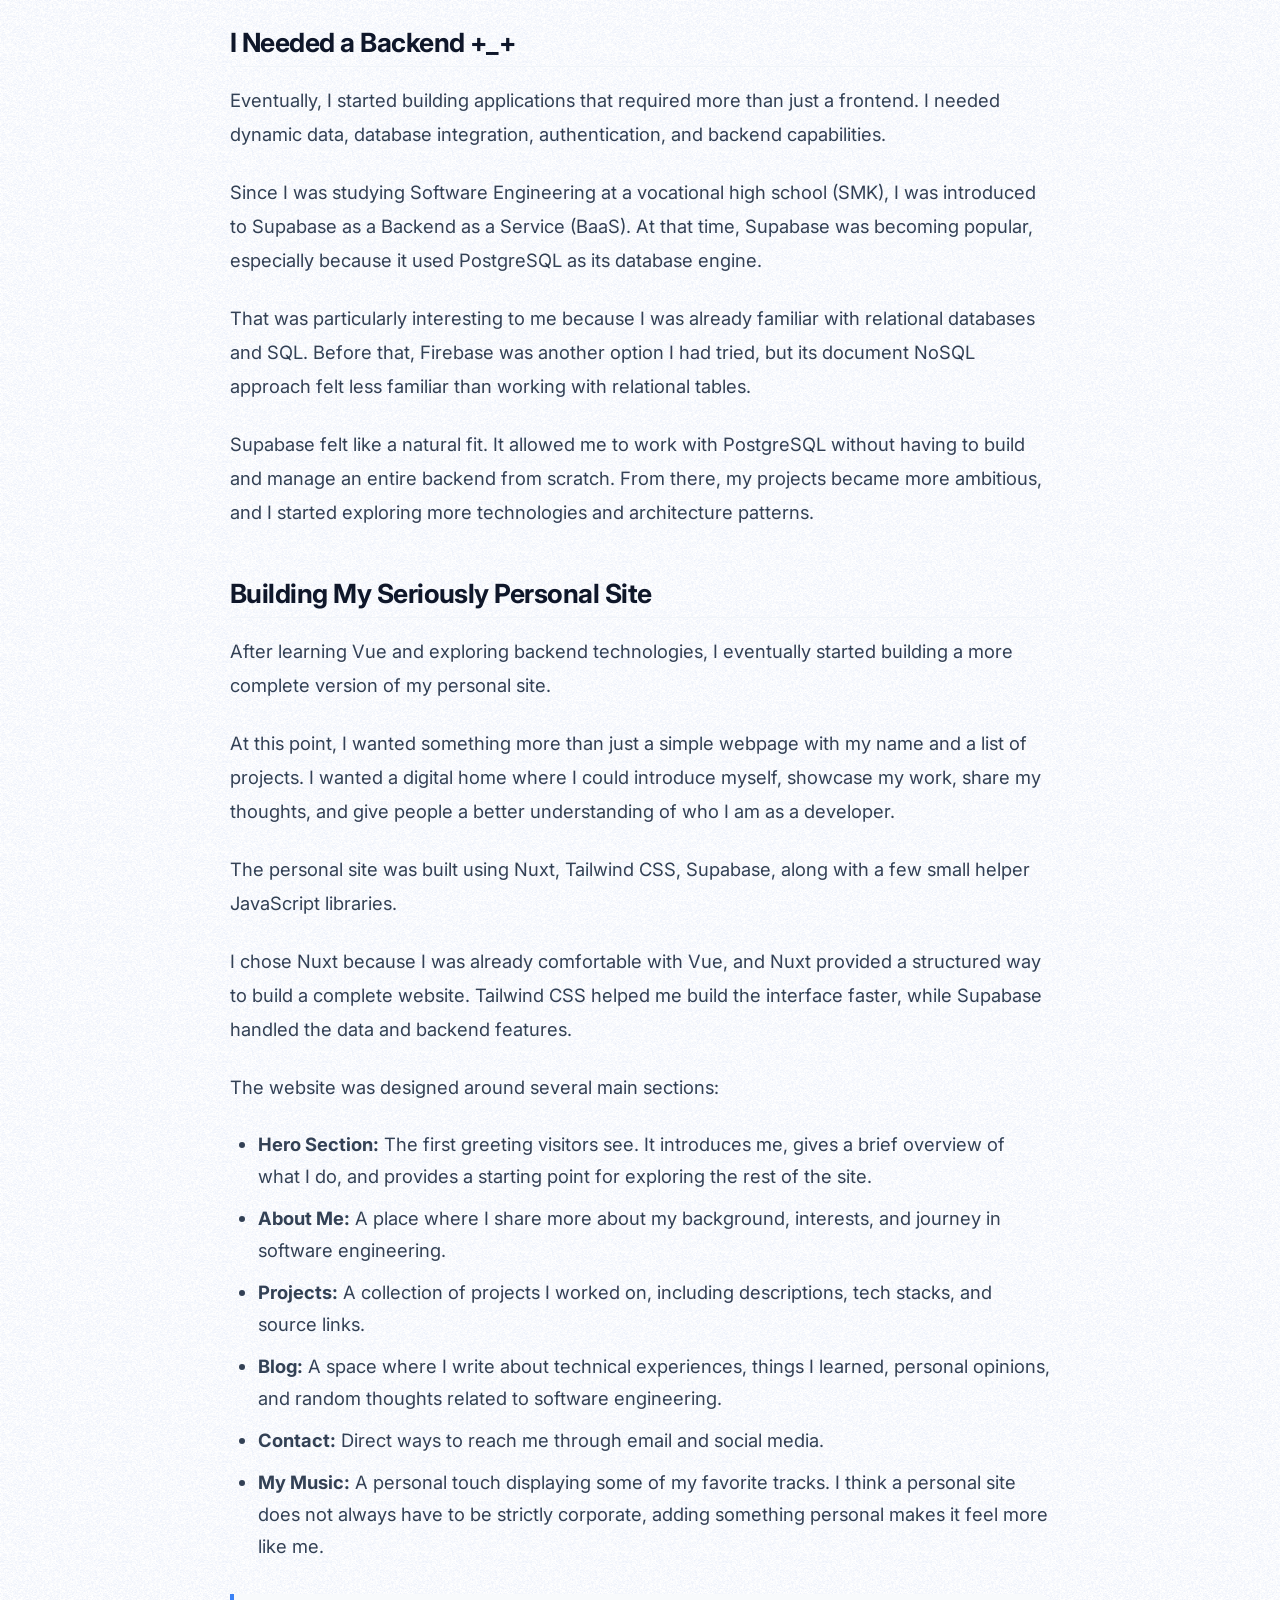
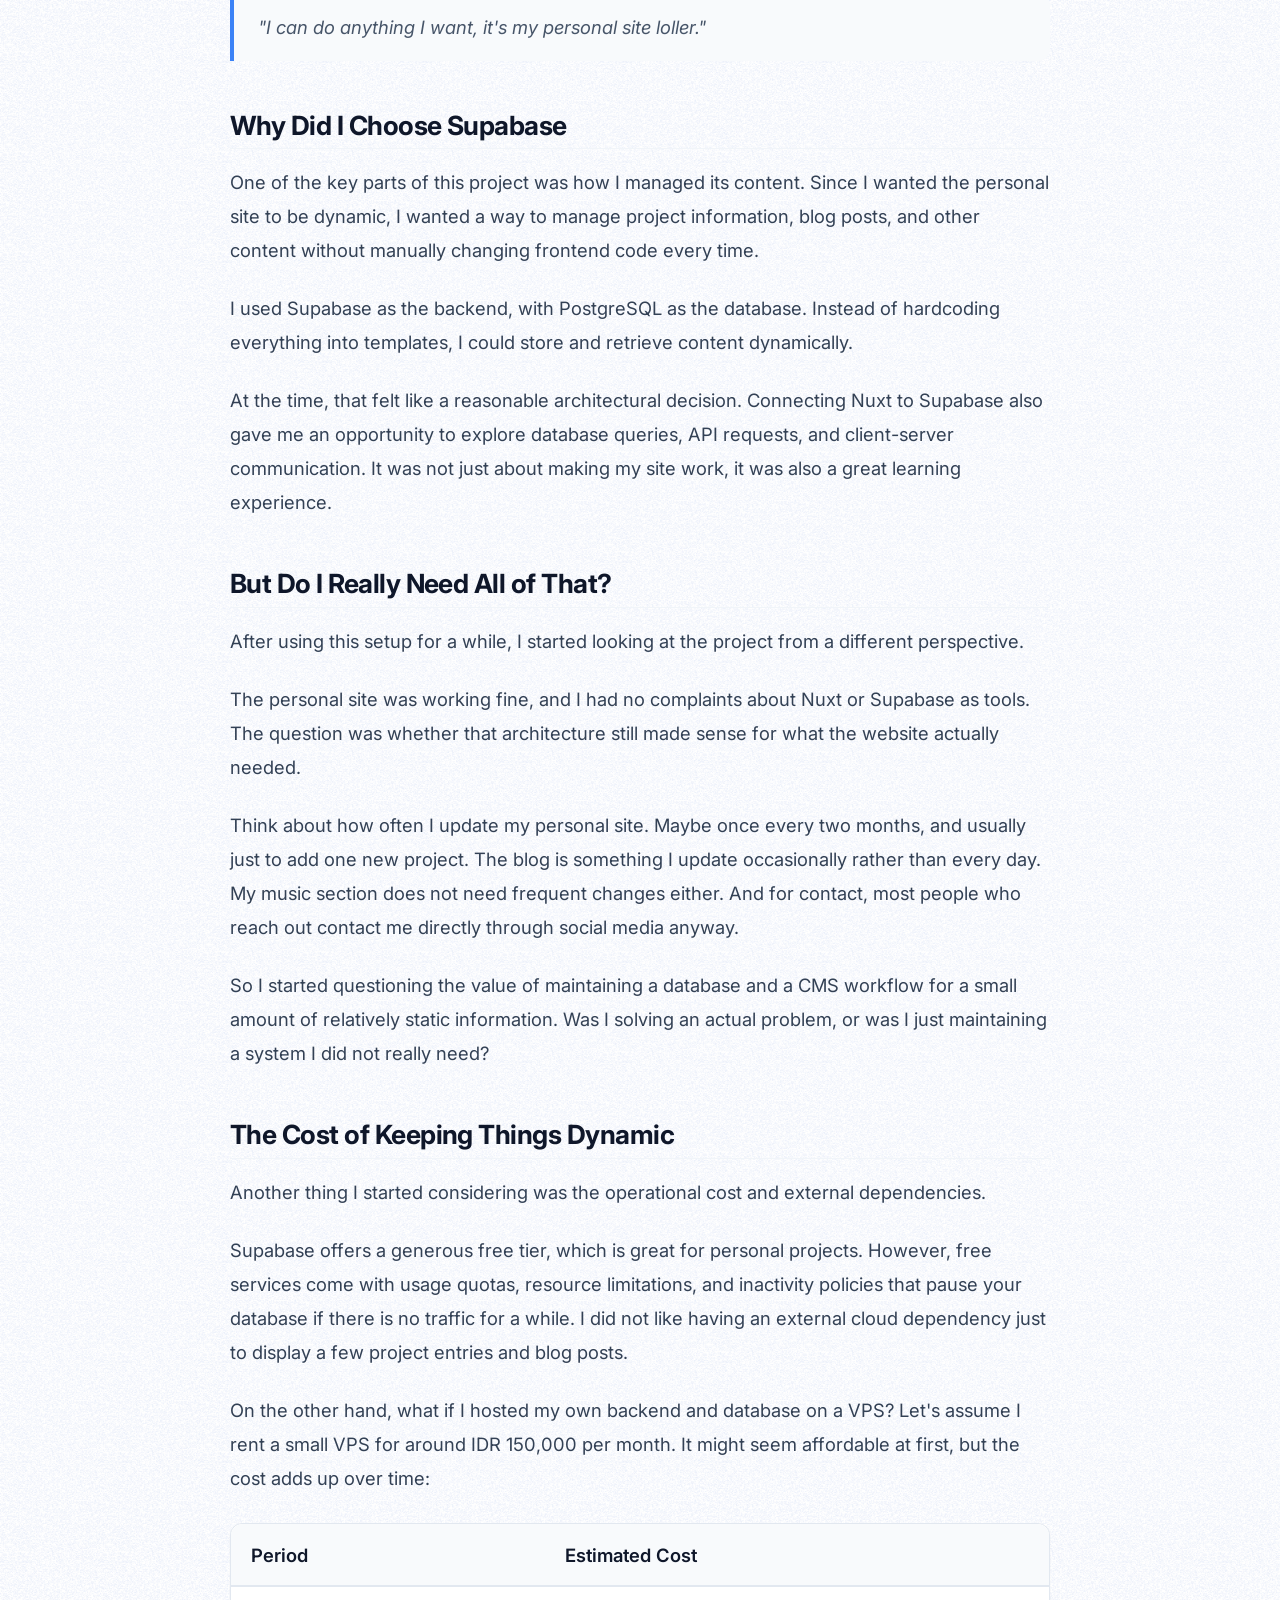
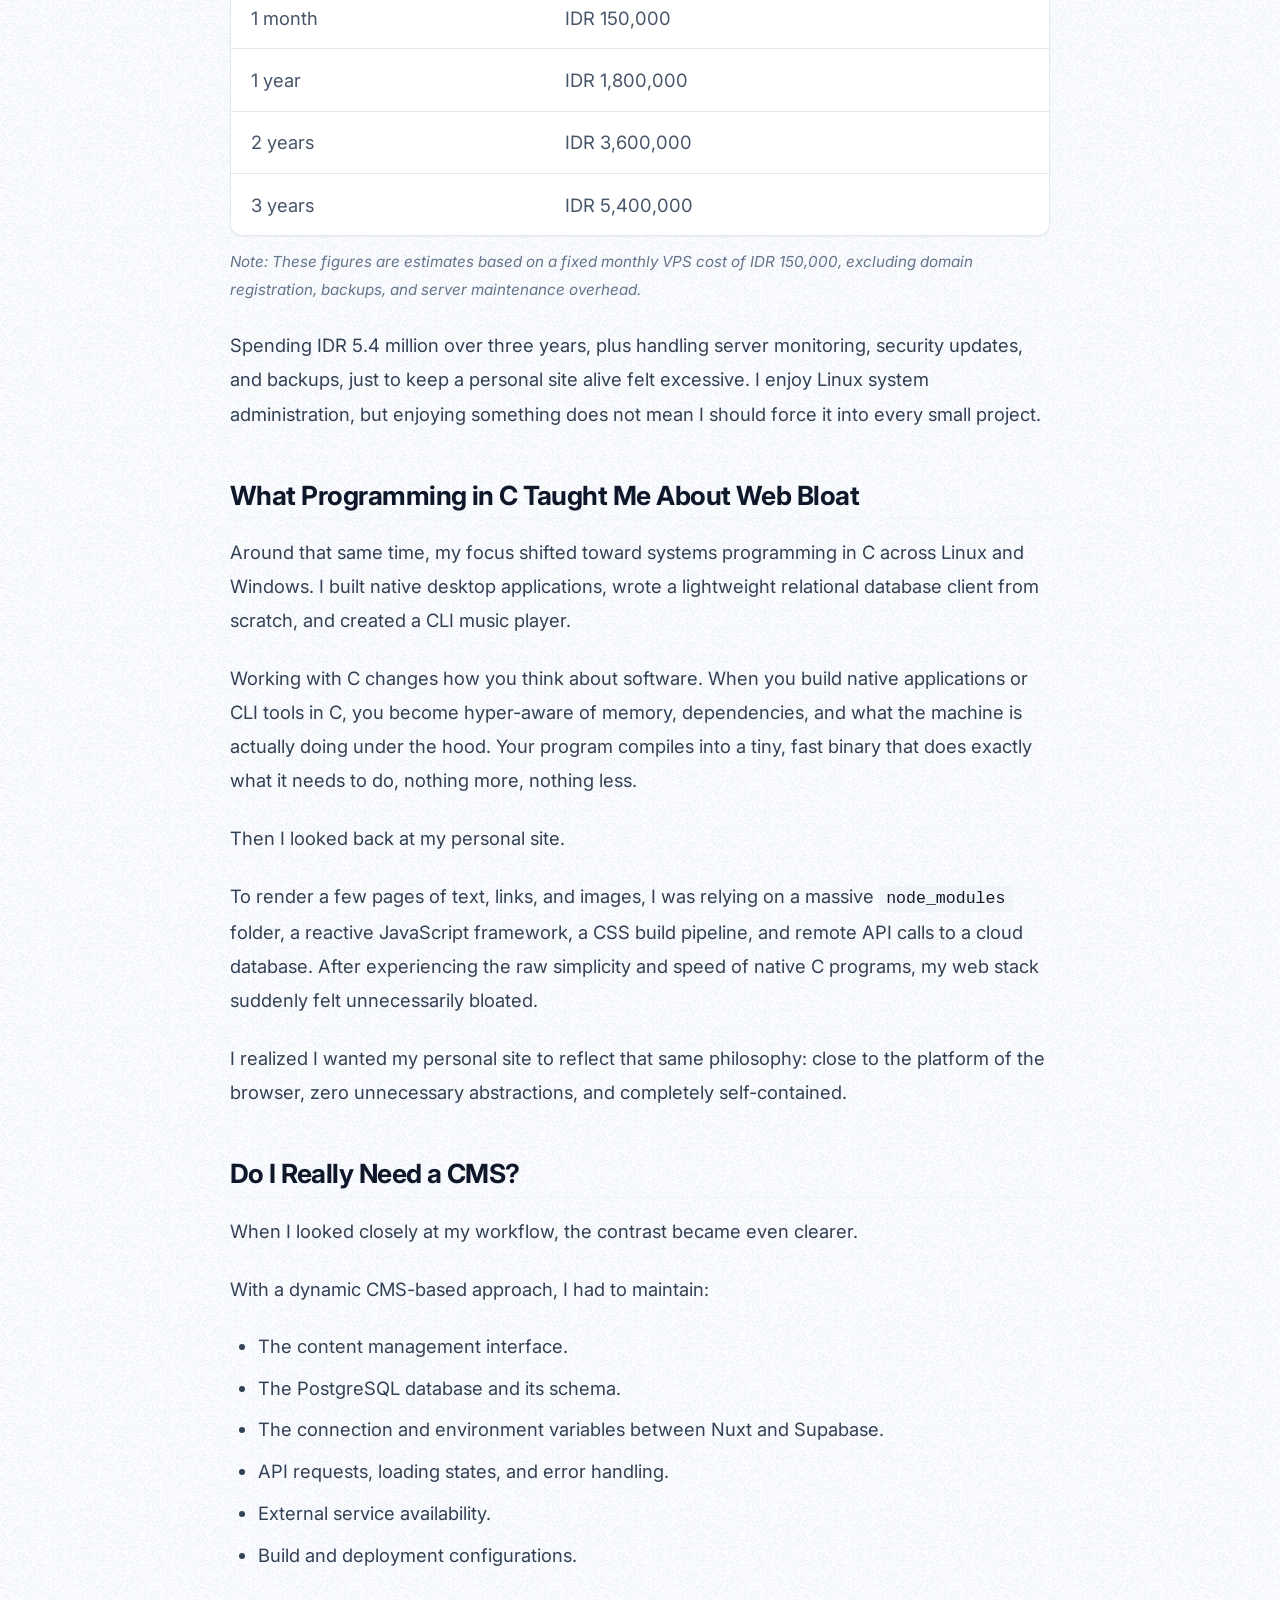
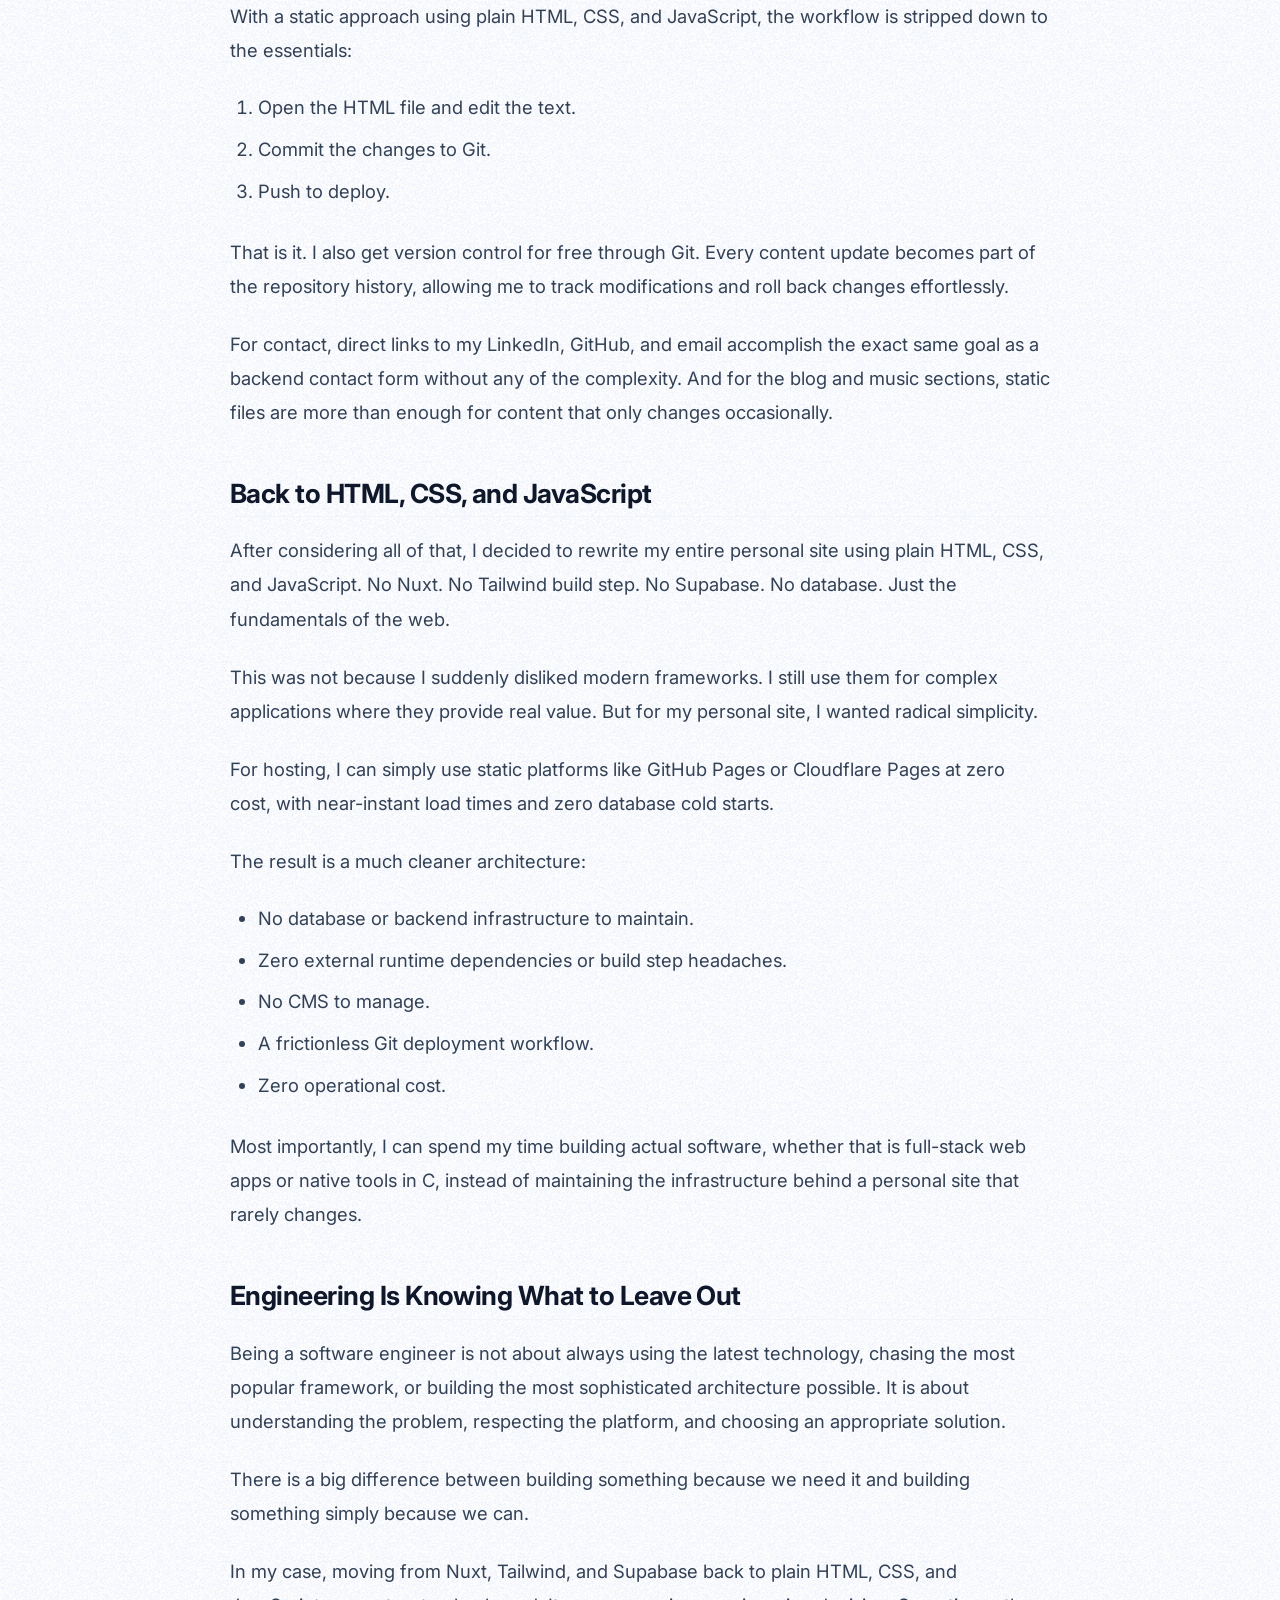
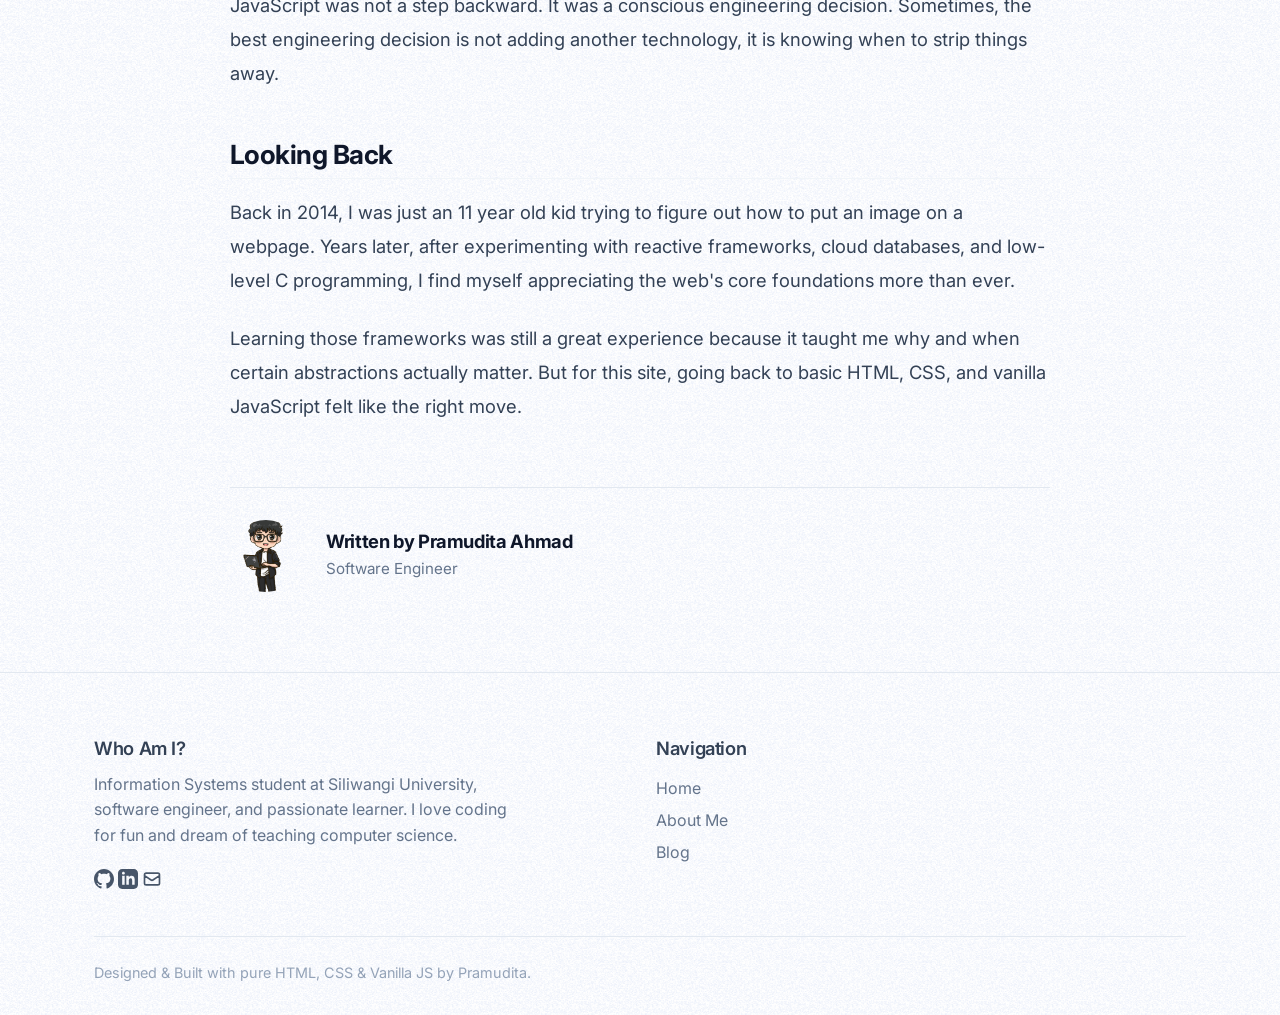
<file: blog-why-i-rewrote-my-personal-site.html>
<!DOCTYPE html>
<html lang="en">
<head>
  <meta charset="UTF-8">
  <meta name="viewport" content="width=device-width, initial-scale=1.0">
  <title>Why I Rewrote My Personal Site to HTML, CSS, and JavaScript | Pramudita</title>
  <meta name="description" content="Why I moved away from complex stacks like Nuxt, Supabase, and Tailwind, returning to pure HTML, modern CSS, and vanilla JavaScript.">
  <meta name="author" content="Pramudita Ahmad">
  <meta name="referrer" content="strict-origin-when-cross-origin">
  <link rel="canonical" href="https://pramahmad.github.io/personalsite/blog-why-i-rewrote-my-personal-site.html">

  <!-- Open Graph / Facebook / WhatsApp -->
  <meta property="og:type" content="article">
  <meta property="og:site_name" content="Pramudita">
  <meta property="og:title" content="Why I Rewrote My Personal Site to HTML, CSS, and JavaScript">
  <meta property="og:description" content="Why I moved away from complex stacks like Nuxt, Supabase, and Tailwind, returning to pure HTML, modern CSS, and vanilla JavaScript.">
  <meta property="og:url" content="https://pramahmad.github.io/personalsite/blog-why-i-rewrote-my-personal-site.html">
  <meta property="og:image" content="https://pramahmad.github.io/personalsite/assets/images/why-i-rewrote-my-personal-site-thumbnail.png">
  <meta property="og:image:secure_url" content="https://pramahmad.github.io/personalsite/assets/images/why-i-rewrote-my-personal-site-thumbnail.png">
  <meta property="og:image:type" content="image/png">
  <meta property="og:image:width" content="1200">
  <meta property="og:image:height" content="630">
  <meta property="og:image:alt" content="Why I Rewrote My Personal Site to HTML, CSS, and JavaScript article banner">
  <meta property="article:published_time" content="2026-11-17T00:00:00+07:00">
  <meta property="article:author" content="Pramudita Ahmad">
  <meta property="article:section" content="Web Architecture">
  <meta property="article:tag" content="HTML">
  <meta property="article:tag" content="CSS">
  <meta property="article:tag" content="JavaScript">

  <!-- Twitter / X -->
  <meta name="twitter:card" content="summary_large_image">
  <meta name="twitter:title" content="Why I Rewrote My Personal Site to HTML, CSS, and JavaScript">
  <meta name="twitter:description" content="Why I moved away from complex stacks like Nuxt, Supabase, and Tailwind, returning to pure HTML, modern CSS, and vanilla JavaScript.">
  <meta name="twitter:image" content="https://pramahmad.github.io/personalsite/assets/images/why-i-rewrote-my-personal-site-thumbnail.png">

  <link rel="icon" type="image/x-icon" href="assets/images/favicon.ico">
  <!-- Fonts -->
  <link rel="preconnect" href="https://fonts.googleapis.com">
  <link rel="preconnect" href="https://fonts.gstatic.com" crossorigin>
  <link rel="stylesheet" href="https://fonts.googleapis.com/css2?family=Inter:wght@300;400;500;600;700;800&display=swap">
  <!-- Stylesheet -->
  <link rel="stylesheet" href="assets/css/style.css">
</head>
<body>
  <div id="main">
    <!-- Navbar -->
    <header class="site-header">
      <div class="container">
        <div class="navbar-inner">
          <a href="index.html" class="logo-brand">
            Pramudita
          </a>

          <nav>
            <ul class="nav-links">
              <li><a href="index.html" class="nav-link">Home</a></li>
              <li><a href="me.html" class="nav-link">About Me</a></li>
              <li><a href="blog.html" class="nav-link active">Blog</a></li>
            </ul>
          </nav>

          <button class="hamburger-btn" id="hamburgerBtn" aria-label="Toggle navigation menu">
            <span></span>
            <span></span>
            <span></span>
          </button>
        </div>

        <div class="mobile-menu" id="mobileMenu">
          <a href="index.html" class="mobile-link">Home</a>
          <a href="me.html" class="mobile-link">About Me</a>
          <a href="blog.html" class="mobile-link active">Blog</a>
        </div>
      </div>
    </header>

    <!-- Main Article -->
    <article class="section-hero">
      <div class="container">
        <div class="article-wrapper">
          <!-- Back link -->
          <div style="margin-bottom: 2rem;">
            <a href="blog.html" class="btn-outline" style="font-size: 0.85rem; padding: 0.4rem 1.15rem;">
              &larr; Back to Articles
            </a>
          </div>

          <!-- Header -->
          <header class="article-header">
            <h1>Why I Rewrote My Personal Site from Nuxt, Supabase, and Tailwind to HTML, CSS, and JavaScript</h1>

            <!-- Metadata under title with Heroicons -->
            <div class="article-meta" style="margin-top: 1.25rem;">
              <span class="meta-item text-primary font-medium">
                <svg class="meta-icon" fill="none" viewBox="0 0 24 24" stroke="currentColor">
                  <path stroke-linecap="round" stroke-linejoin="round" d="M9.568 3H5.25A2.25 2.25 0 003 5.25v4.318c0 .597.237 1.17.659 1.591l9.581 9.581c.699.699 1.78.872 2.607.386a11.966 11.966 0 003.568-3.568c.486-.827.313-1.908-.386-2.607L9.568 3z" />
                  <path stroke-linecap="round" stroke-linejoin="round" d="M6 6h.008v.008H6V6z" />
                </svg>
                <span>Architecture & Philosophy</span>
              </span>

              <span class="meta-item">
                <svg class="meta-icon" fill="none" viewBox="0 0 24 24" stroke="currentColor">
                  <path stroke-linecap="round" stroke-linejoin="round" d="M15.75 6a3.75 3.75 0 11-7.5 0 3.75 3.75 0 017.5 0zM4.501 20.118a7.5 7.5 0 0114.998 0A17.933 17.933 0 0112 21.75c-2.676 0-5.216-.584-7.499-1.632z" />
                </svg>
                <span>Pramudita Ahmad</span>
              </span>

              <span class="meta-item">
                <svg class="meta-icon" fill="none" viewBox="0 0 24 24" stroke="currentColor">
                  <path stroke-linecap="round" stroke-linejoin="round" d="M6.75 3v2.25M17.25 3v2.25M3 18.75V7.5a2.25 2.25 0 012.25-2.25h13.5A2.25 2.25 0 0121 7.5v11.25m-18 0A2.25 2.25 0 005.25 21h13.5A2.25 2.25 0 0021 18.75m-18 0v-7.5A2.25 2.25 0 015.25 9h13.5A2.25 2.25 0 0121 11.25v7.5" />
                </svg>
                <time datetime="2026-11-17">Nov 17, 2026</time>
              </span>

              <span class="meta-item">
                <svg class="meta-icon" fill="none" viewBox="0 0 24 24" stroke="currentColor">
                  <path stroke-linecap="round" stroke-linejoin="round" d="M12 6v6h4.5m4.5 0a9 9 0 11-18 0 9 9 0 0118 0z" />
                </svg>
                <span>6 min read</span>
              </span>
            </div>
          </header>

          <!-- Featured Header Thumbnail Banner -->
          <div class="article-featured-image">
            <img src="assets/images/why-i-rewrote-my-personal-site-thumbnail.png" alt="Why I Rewrote My Personal Site to HTML, CSS, and JavaScript" loading="eager">
          </div>

          <!-- Article Content -->
          <div class="article-body">
            <p>
              I think I first got to know web development around 2014. Back then, I was just a kid who wanted to build something on the internet.
            </p>
            <p>
              I started with HTML. Honestly, all I wanted was to put an image on a webpage. Sounds simple, right? Not for me back then. I spent hours struggling just to make an image show up properly. I was only 11 years old at the time, so that was probably to be expected.
            </p>
            <p>
              During that period, I also tried Bootstrap for the first time. I had no idea how to use it, and I did not manage to build anything useful with it either. But one thing stood out: there were so many technologies available for building websites. That was the spark that got me curious about web development.
            </p>

            <h2>Getting Started with My First Personal Site</h2>
            <p>
              Fast forward to around 2021, I started developing my first personal site.
            </p>
            <p>
              I remember watching tutorials by Sandhika Galih on YouTube. His videos introduced me to building websites using HTML, Bootstrap, and even hooking up a contact form to Google Sheets. It was a simple setup, but it made me realize that I could build something genuinely useful with just a few basic tools.
            </p>

            <div class="article-video-box">
              <div class="article-video-inner" data-youtube-id="LkR-9Z1sle8" data-video-title="Sandhika Galih (Web Programming UNPAS): NGOBAR #27, Membuat Website Portfolio dengan Bootstrap 5">
                <div class="video-facade">
                  <img src="assets/images/sandhika-galih-bootstrap-wpu.jpg" alt="Sandhika Galih: NGOBAR #27 Membuat Website Portfolio dengan Bootstrap 5" class="video-facade-thumb">
                  <button type="button" class="video-play-btn" aria-label="Play video">
                    <svg viewBox="0 0 68 48" class="play-icon">
                      <path class="play-bg" d="M66.52,7.74c-0.78-2.93-2.49-5.41-5.42-6.19C55.79,.13,34,0,34,0S12.21,.13,6.9,1.55 C3.97,2.33,2.27,4.81,1.48,7.74C0.06,13.05,0,24,0,24s0.06,10.95,1.48,16.26c0.78,2.93,2.49,5.41,5.42,6.19 C12.21,47.87,34,48,34,48s21.79-0.13,27.1-1.55c2.93-0.78,4.64-3.26,5.42-6.19C67.94,34.95,68,24,68,24S67.94,13.05,66.52,7.74z" fill="#f00"></path>
                      <path d="M 45,24 27,14 27,34" fill="#fff"></path>
                    </svg>
                  </button>
                  <div class="video-facade-badge">NGOBAR #27</div>
                </div>
              </div>
              <div class="article-video-caption">
                <svg fill="currentColor" viewBox="0 0 24 24" aria-hidden="true">
                  <path d="M23.498 6.186a3.016 3.016 0 0 0-2.122-2.136C19.505 3.545 12 3.545 12 3.545s-7.505 0-9.377.505A3.017 3.017 0 0 0 .502 6.186C0 8.07 0 12 0 12s0 3.93.502 5.814a3.016 3.016 0 0 0 2.122 2.136c1.871.505 9.376.505 9.376.505s7.505 0 9.377-.505a3.015 3.015 0 0 0 2.122-2.136C24 15.93 24 12 24 12s0-3.93-.502-5.814zM9.545 15.568V8.432L15.818 12l-6.273 3.568z"/>
                </svg>
                <span>Tutorial: <strong>Sandhika Galih (Web Programming UNPAS)</strong>: <a href="https://www.youtube.com/watch?v=LkR-9Z1sle8" target="_blank" rel="noopener noreferrer">NGOBAR #27, Membuat Website Portfolio dengan Bootstrap 5</a></span>
              </div>
            </div>

            <p>
              That was when I started taking web development more seriously.
            </p>
            <p>
              I began exploring deeper into CSS and eventually moved to utility CSS frameworks like Tailwind CSS. Styling websites became surprisingly enjoyable. There was something satisfying about turning a plain HTML structure into an actual interface, and that was where my interest in frontend development really took off.
            </p>

            <h2>Exploring the Web Development Ecosystem</h2>
            <p>
              As I continued learning, I started exploring different technologies across the web stack.
            </p>
            <p>
              One of the first programming languages I encountered for the web was PHP. To be honest, PHP was not my favorite language at first, but it was part of the learning process and taught me a lot.
            </p>
            <p>
              At that point, I realized web development was much bigger than just HTML and CSS. There were frontend frameworks, backend runtimes, databases, state management, APIs, and endless tools to explore.
            </p>
            <p>
              Btw, my first experience with a modern frontend stack was React paired with Redux. And yeah, it was really difficult for me lol. There were so many concepts to grasp, and managing state with Redux felt overwhelming at the time.
            </p>
            <p>
              Then, one of my teachers suggested that I try Vue instead.
            </p>
            <p>
              <strong>And I fell in love with it. Seriously, thanks god I found Vue.</strong>
            </p>
            <p>
              I found Vue much more comfortable to work with. Its approach to components, templates, and reactivity made complete sense to me. I built quite a few prototypes using Vue and Tailwind CSS. It was a fun period because I could focus on building interfaces and experimenting with ideas instead of constantly fighting my tools.
            </p>

            <h2>I Needed a Backend +_+</h2>
            <p>
              Eventually, I started building applications that required more than just a frontend. I needed dynamic data, database integration, authentication, and backend capabilities.
            </p>
            <p>
              Since I was studying Software Engineering at a vocational high school (SMK), I was introduced to Supabase as a Backend as a Service (BaaS). At that time, Supabase was becoming popular, especially because it used PostgreSQL as its database engine.
            </p>
            <p>
              That was particularly interesting to me because I was already familiar with relational databases and SQL. Before that, Firebase was another option I had tried, but its document NoSQL approach felt less familiar than working with relational tables.
            </p>
            <p>
              Supabase felt like a natural fit. It allowed me to work with PostgreSQL without having to build and manage an entire backend from scratch. From there, my projects became more ambitious, and I started exploring more technologies and architecture patterns.
            </p>

            <h2>Building My Seriously Personal Site</h2>
            <p>
              After learning Vue and exploring backend technologies, I eventually started building a more complete version of my personal site.
            </p>
            <p>
              At this point, I wanted something more than just a simple webpage with my name and a list of projects. I wanted a digital home where I could introduce myself, showcase my work, share my thoughts, and give people a better understanding of who I am as a developer.
            </p>
            <p>
              The personal site was built using Nuxt, Tailwind CSS, Supabase, along with a few small helper JavaScript libraries.
            </p>
            <p>
              I chose Nuxt because I was already comfortable with Vue, and Nuxt provided a structured way to build a complete website. Tailwind CSS helped me build the interface faster, while Supabase handled the data and backend features.
            </p>
            <p>The website was designed around several main sections:</p>
            <ul>
              <li><strong>Hero Section:</strong> The first greeting visitors see. It introduces me, gives a brief overview of what I do, and provides a starting point for exploring the rest of the site.</li>
              <li><strong>About Me:</strong> A place where I share more about my background, interests, and journey in software engineering.</li>
              <li><strong>Projects:</strong> A collection of projects I worked on, including descriptions, tech stacks, and source links.</li>
              <li><strong>Blog:</strong> A space where I write about technical experiences, things I learned, personal opinions, and random thoughts related to software engineering.</li>
              <li><strong>Contact:</strong> Direct ways to reach me through email and social media.</li>
              <li><strong>My Music:</strong> A personal touch displaying some of my favorite tracks. I think a personal site does not always have to be strictly corporate, adding something personal makes it feel more like me.</li>
            </ul>
            <blockquote>
              "I can do anything I want, it's my personal site loller."
            </blockquote>

            <h2>Why Did I Choose Supabase</h2>
            <p>
              One of the key parts of this project was how I managed its content. Since I wanted the personal site to be dynamic, I wanted a way to manage project information, blog posts, and other content without manually changing frontend code every time.
            </p>
            <p>
              I used Supabase as the backend, with PostgreSQL as the database. Instead of hardcoding everything into templates, I could store and retrieve content dynamically.
            </p>
            <p>
              At the time, that felt like a reasonable architectural decision. Connecting Nuxt to Supabase also gave me an opportunity to explore database queries, API requests, and client-server communication. It was not just about making my site work, it was also a great learning experience.
            </p>

            <h2>But Do I Really Need All of That?</h2>
            <p>
              After using this setup for a while, I started looking at the project from a different perspective.
            </p>
            <p>
              The personal site was working fine, and I had no complaints about Nuxt or Supabase as tools. The question was whether that architecture still made sense for what the website actually needed.
            </p>
            <p>
              Think about how often I update my personal site. Maybe once every two months, and usually just to add one new project. The blog is something I update occasionally rather than every day. My music section does not need frequent changes either. And for contact, most people who reach out contact me directly through social media anyway.
            </p>
            <p>
              So I started questioning the value of maintaining a database and a CMS workflow for a small amount of relatively static information. Was I solving an actual problem, or was I just maintaining a system I did not really need?
            </p>

            <h2>The Cost of Keeping Things Dynamic</h2>
            <p>
              Another thing I started considering was the operational cost and external dependencies.
            </p>
            <p>
              Supabase offers a generous free tier, which is great for personal projects. However, free services come with usage quotas, resource limitations, and inactivity policies that pause your database if there is no traffic for a while. I did not like having an external cloud dependency just to display a few project entries and blog posts.
            </p>
            <p>
              On the other hand, what if I hosted my own backend and database on a VPS? Let's assume I rent a small VPS for around IDR 150,000 per month. It might seem affordable at first, but the cost adds up over time:
            </p>

            <div class="table-container">
              <table>
                <thead>
                  <tr>
                    <th>Period</th>
                    <th>Estimated Cost</th>
                  </tr>
                </thead>
                <tbody>
                  <tr>
                    <td>1 month</td>
                    <td>IDR 150,000</td>
                  </tr>
                  <tr>
                    <td>1 year</td>
                    <td>IDR 1,800,000</td>
                  </tr>
                  <tr>
                    <td>2 years</td>
                    <td>IDR 3,600,000</td>
                  </tr>
                  <tr>
                    <td>3 years</td>
                    <td>IDR 5,400,000</td>
                  </tr>
                </tbody>
              </table>
            </div>
            <p class="article-note">
              Note: These figures are estimates based on a fixed monthly VPS cost of IDR 150,000, excluding domain registration, backups, and server maintenance overhead.
            </p>

            <p>
              Spending IDR 5.4 million over three years, plus handling server monitoring, security updates, and backups, just to keep a personal site alive felt excessive. I enjoy Linux system administration, but enjoying something does not mean I should force it into every small project.
            </p>

            <h2>What Programming in C Taught Me About Web Bloat</h2>
            <p>
              Around that same time, my focus shifted toward systems programming in C across Linux and Windows. I built native desktop applications, wrote a lightweight relational database client from scratch, and created a CLI music player.
            </p>
            <p>
              Working with C changes how you think about software. When you build native applications or CLI tools in C, you become hyper-aware of memory, dependencies, and what the machine is actually doing under the hood. Your program compiles into a tiny, fast binary that does exactly what it needs to do, nothing more, nothing less.
            </p>
            <p>
              Then I looked back at my personal site.
            </p>
            <p>
              To render a few pages of text, links, and images, I was relying on a massive <code>node_modules</code> folder, a reactive JavaScript framework, a CSS build pipeline, and remote API calls to a cloud database. After experiencing the raw simplicity and speed of native C programs, my web stack suddenly felt unnecessarily bloated.
            </p>
            <p>
              I realized I wanted my personal site to reflect that same philosophy: close to the platform of the browser, zero unnecessary abstractions, and completely self-contained.
            </p>

            <h2>Do I Really Need a CMS?</h2>
            <p>
              When I looked closely at my workflow, the contrast became even clearer.
            </p>
            <p>With a dynamic CMS-based approach, I had to maintain:</p>
            <ul>
              <li>The content management interface.</li>
              <li>The PostgreSQL database and its schema.</li>
              <li>The connection and environment variables between Nuxt and Supabase.</li>
              <li>API requests, loading states, and error handling.</li>
              <li>External service availability.</li>
              <li>Build and deployment configurations.</li>
            </ul>

            <p>With a static approach using plain HTML, CSS, and JavaScript, the workflow is stripped down to the essentials:</p>
            <ol>
              <li>Open the HTML file and edit the text.</li>
              <li>Commit the changes to Git.</li>
              <li>Push to deploy.</li>
            </ol>
            <p>
              That is it. I also get version control for free through Git. Every content update becomes part of the repository history, allowing me to track modifications and roll back changes effortlessly.
            </p>
            <p>
              For contact, direct links to my LinkedIn, GitHub, and email accomplish the exact same goal as a backend contact form without any of the complexity. And for the blog and music sections, static files are more than enough for content that only changes occasionally.
            </p>

            <h2>Back to HTML, CSS, and JavaScript</h2>
            <p>
              After considering all of that, I decided to rewrite my entire personal site using plain HTML, CSS, and JavaScript. No Nuxt. No Tailwind build step. No Supabase. No database. Just the fundamentals of the web.
            </p>
            <p>
              This was not because I suddenly disliked modern frameworks. I still use them for complex applications where they provide real value. But for my personal site, I wanted radical simplicity.
            </p>
            <p>
              For hosting, I can simply use static platforms like GitHub Pages or Cloudflare Pages at zero cost, with near-instant load times and zero database cold starts.
            </p>
            <p>The result is a much cleaner architecture:</p>
            <ul>
              <li>No database or backend infrastructure to maintain.</li>
              <li>Zero external runtime dependencies or build step headaches.</li>
              <li>No CMS to manage.</li>
              <li>A frictionless Git deployment workflow.</li>
              <li>Zero operational cost.</li>
            </ul>
            <p>
              Most importantly, I can spend my time building actual software, whether that is full-stack web apps or native tools in C, instead of maintaining the infrastructure behind a personal site that rarely changes.
            </p>

            <h2>Engineering Is Knowing What to Leave Out</h2>
            <p>
              Being a software engineer is not about always using the latest technology, chasing the most popular framework, or building the most sophisticated architecture possible. It is about understanding the problem, respecting the platform, and choosing an appropriate solution.
            </p>
            <p>
              There is a big difference between building something because we need it and building something simply because we can.
            </p>
            <p>
              In my case, moving from Nuxt, Tailwind, and Supabase back to plain HTML, CSS, and JavaScript was not a step backward. It was a conscious engineering decision. Sometimes, the best engineering decision is not adding another technology, it is knowing when to strip things away.
            </p>

            <h2>Looking Back</h2>
            <p>
              Back in 2014, I was just an 11 year old kid trying to figure out how to put an image on a webpage. Years later, after experimenting with reactive frameworks, cloud databases, and low-level C programming, I find myself appreciating the web's core foundations more than ever.
            </p>
            <p>
              Learning those frameworks was still a great experience because it taught me why and when certain abstractions actually matter. But for this site, going back to basic HTML, CSS, and vanilla JavaScript felt like the right move.
            </p>
          </div>

          <!-- Bottom Author Bio -->
          <div style="margin-top: 4rem; padding-top: 2rem; border-top: 1px solid var(--border-color); display: flex; align-items: center; gap: 1.5rem;">
            <img src="assets/images/avatar.png" alt="Pramudita" style="width: 72px; height: 72px; border-radius: 9999px; object-fit: cover;">
            <div>
              <h3 style="font-size: 1.15rem; margin-bottom: 0.25rem;">Written by Pramudita Ahmad</h3>
              <p class="text-slate-500" style="margin: 0; font-size: 0.95rem;">
                Software Engineer
              </p>
            </div>
          </div>
        </div>
      </div>
    </article>

    <!-- Footer -->
    <footer class="site-footer">
      <div class="container">
        <div class="grid grid-cols-2 gap-8">
          <div>
            <h5 class="text-slate-700 font-semibold" style="font-size: 1.15rem; margin-bottom: 0.75rem;">Who Am I?</h5>
            <p class="text-slate-500" style="margin-bottom: 1.25rem; max-width: 420px;">
              Information Systems student at Siliwangi University, software engineer, and passionate learner. I love coding for fun and dream of teaching computer science.
            </p>
            <div class="footer-social-links">
              <a href="https://github.com/pramahmad" target="_blank" rel="noopener noreferrer" title="GitHub">
                <svg width="20" height="20" fill="currentColor" viewBox="0 0 24 24"><path d="M12 0c-6.626 0-12 5.373-12 12 0 5.302 3.438 9.8 8.207 11.387.599.111.793-.261.793-.577v-2.234c-3.338.726-4.033-1.416-4.033-1.416-.546-1.387-1.333-1.756-1.333-1.756-1.089-.745.083-.729.083-.729 1.205.084 1.839 1.237 1.839 1.237 1.07 1.834 2.807 1.304 3.492.997.107-.775.418-1.305.762-1.604-2.665-.305-5.467-1.334-5.467-5.931 0-1.311.469-2.381 1.236-3.221-.124-.303-.535-1.524.117-3.176 0 0 1.008-.322 3.301 1.23.957-.266 1.983-.399 3.003-.404 1.02.005 2.047.138 3.006.404 2.291-1.552 3.297-1.23 3.297-1.23.653 1.653.242 2.874.118 3.176.77.84 1.235 1.911 1.235 3.221 0 4.609-2.807 5.624-5.479 5.921.43.372.823 1.102.823 2.222v3.293c0 .319.192.694.801.576 4.765-1.589 8.199-6.086 8.199-11.386 0-6.627-5.373-12-12-12z"/></svg>
              </a>
              <a href="https://www.linkedin.com/in/pramudita-ahmad-4ba11a232/" target="_blank" rel="noopener noreferrer" title="LinkedIn">
                <svg width="20" height="20" fill="currentColor" viewBox="0 0 24 24"><path d="M19 0h-14c-2.761 0-5 2.239-5 5v14c0 2.761 2.239 5 5 5h14c2.762 0 5-2.239 5-5v-14c0-2.761-2.238-5-5-5zm-11 19h-3v-11h3v11zm-1.5-12.268c-.966 0-1.75-.79-1.75-1.764s.784-1.764 1.75-1.764 1.75.79 1.75 1.764-.783 1.764-1.75 1.764zm13.5 12.268h-3v-5.604c0-3.368-4-3.113-4 0v5.604h-3v-11h3v1.765c1.396-2.586 7-2.777 7 2.476v6.759z"/></svg>
              </a>
              <a href="mailto:pramuditaadit2810@gmail.com" title="Email">
                <svg width="20" height="20" fill="none" stroke="currentColor" stroke-width="2" viewBox="0 0 24 24"><path stroke-linecap="round" stroke-linejoin="round" d="M3 8l7.89 5.26a2 2 0 002.22 0L21 8M5 19h14a2 2 0 002-2V7a2 2 0 00-2-2H5a2 2 0 00-2 2v10a2 2 0 002 2z"/></svg>
              </a>
            </div>
          </div>

          <div>
            <h5 class="text-slate-700 font-semibold" style="font-size: 1.15rem; margin-bottom: 0.75rem;">Navigation</h5>
            <ul style="list-style: none; padding: 0; margin: 0; line-height: 2;">
              <li><a href="index.html" class="text-slate-500" style="text-decoration: none;">Home</a></li>
              <li><a href="me.html" class="text-slate-500" style="text-decoration: none;">About Me</a></li>
              <li><a href="blog.html" class="text-slate-500" style="text-decoration: none;">Blog</a></li>
            </ul>
          </div>
        </div>

        <div class="footer-bottom">
          <p class="text-slate-400" style="margin: 0; font-size: 0.9rem;">
            Designed &amp; Built with pure HTML, CSS &amp; Vanilla JS by Pramudita.
          </p>
        </div>
      </div>
    </footer>
  </div>

  <script src="assets/js/main.js"></script>
</body>
</html>
</file>
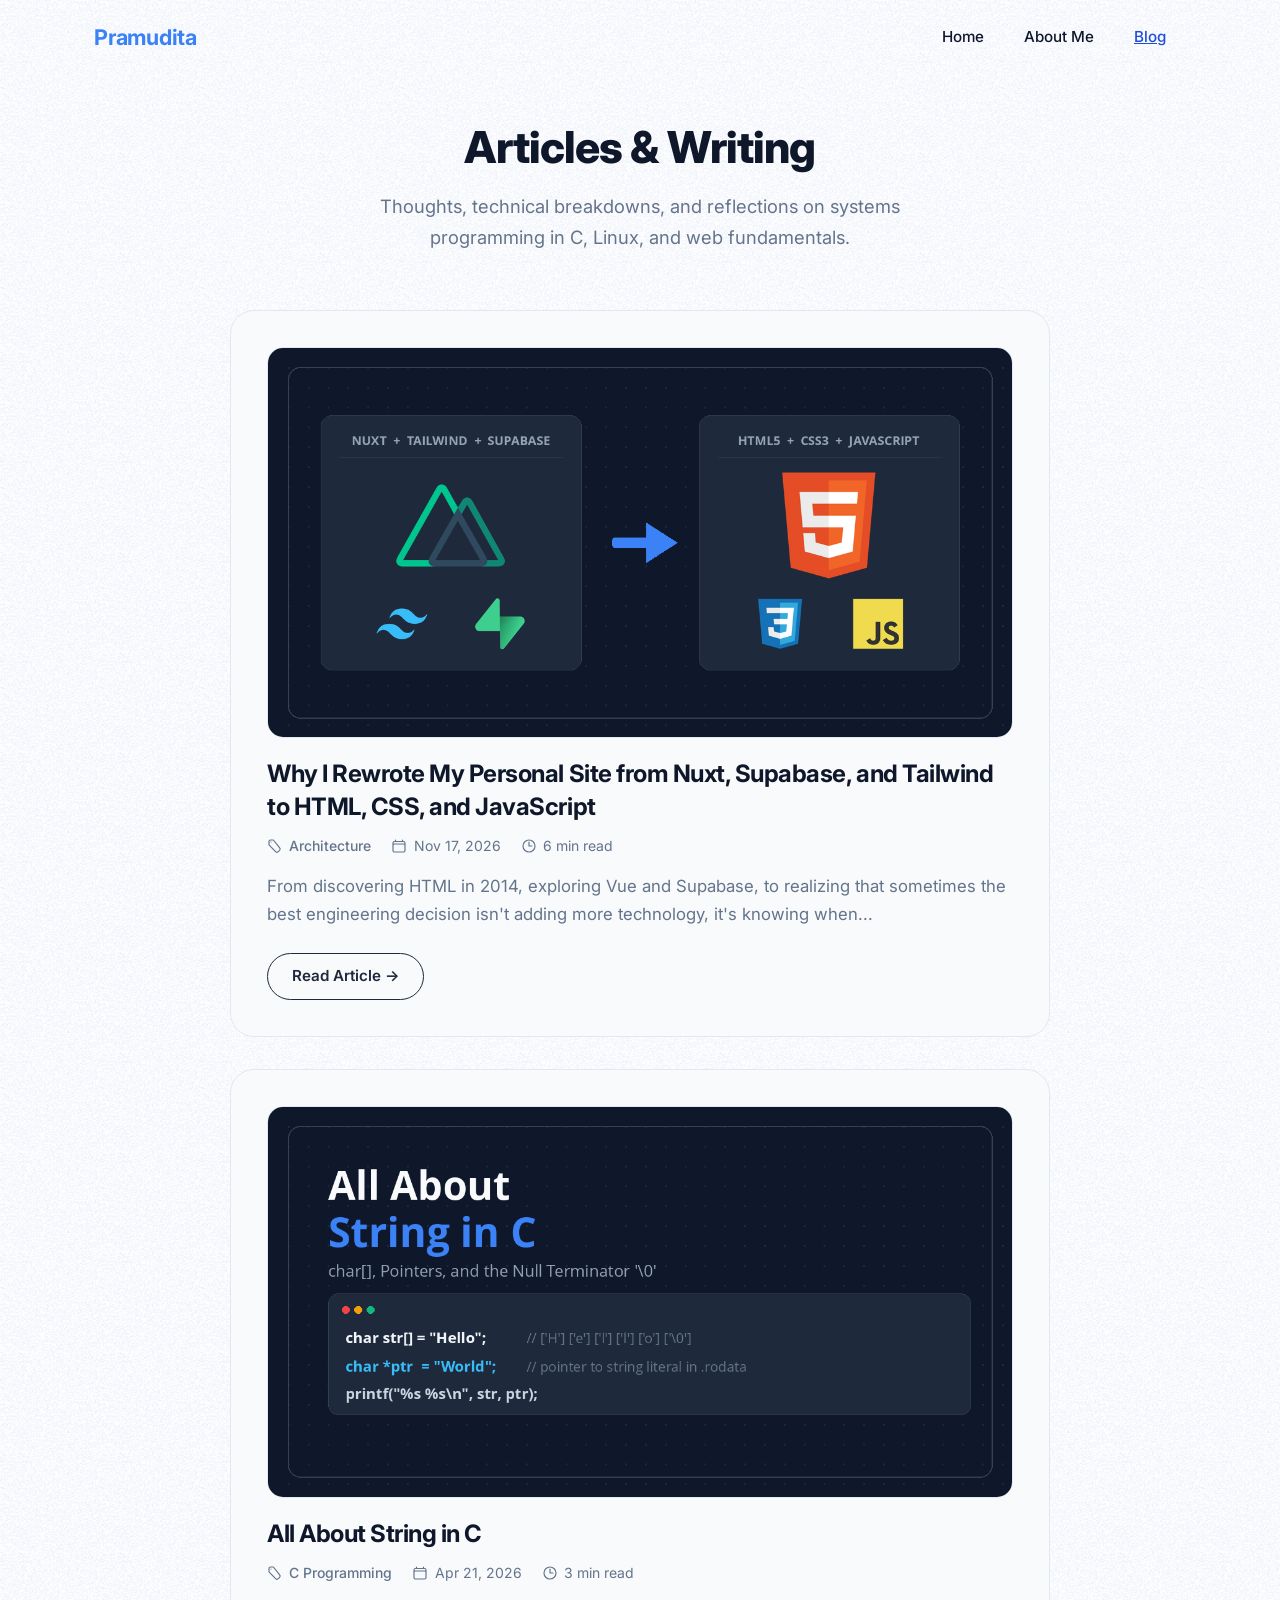
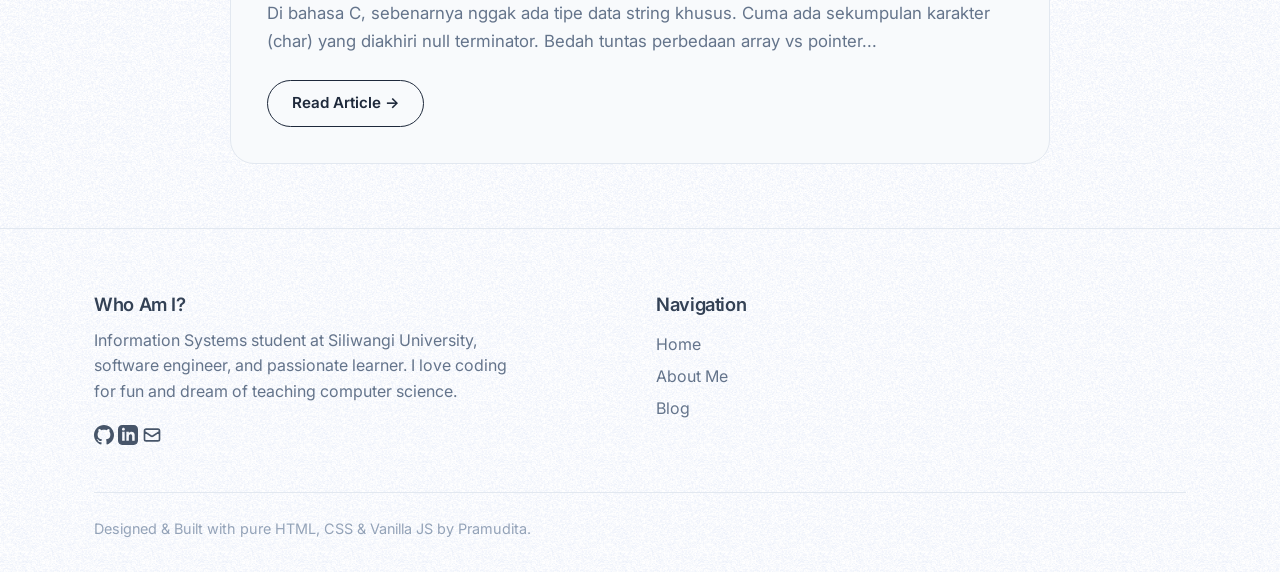
<file: blog.html>
<!DOCTYPE html>
<html lang="en">
<head>
  <meta charset="UTF-8">
  <meta name="viewport" content="width=device-width, initial-scale=1.0">
  <title>Blog &amp; Articles | Pramudita</title>
  <meta name="description" content="Thoughts, technical breakdowns, and reflections on systems programming in C, Linux, and web fundamentals.">
  <meta name="author" content="Pramudita Ahmad">
  <link rel="canonical" href="https://pramahmad.github.io/personalsite/blog.html">

  <!-- Open Graph / Facebook / WhatsApp -->
  <meta property="og:type" content="website">
  <meta property="og:site_name" content="Pramudita">
  <meta property="og:title" content="Blog &amp; Articles | Pramudita">
  <meta property="og:description" content="Thoughts, technical breakdowns, and reflections on systems programming in C, Linux, and web fundamentals.">
  <meta property="og:url" content="https://pramahmad.github.io/personalsite/blog.html">
  <meta property="og:image" content="https://pramahmad.github.io/personalsite/assets/images/why-i-rewrote-my-personal-site-thumbnail.png">
  <meta property="og:image:secure_url" content="https://pramahmad.github.io/personalsite/assets/images/why-i-rewrote-my-personal-site-thumbnail.png">
  <meta property="og:image:type" content="image/png">
  <meta property="og:image:width" content="1200">
  <meta property="og:image:height" content="630">

  <!-- Twitter / X -->
  <meta name="twitter:card" content="summary_large_image">
  <meta name="twitter:title" content="Blog &amp; Articles | Pramudita">
  <meta name="twitter:description" content="Thoughts, technical breakdowns, and reflections on systems programming in C, Linux, and web fundamentals.">
  <meta name="twitter:image" content="https://pramahmad.github.io/personalsite/assets/images/why-i-rewrote-my-personal-site-thumbnail.png">

  <link rel="icon" type="image/x-icon" href="assets/images/favicon.ico">
  <!-- Fonts -->
  <link rel="preconnect" href="https://fonts.googleapis.com">
  <link rel="preconnect" href="https://fonts.gstatic.com" crossorigin>
  <link rel="stylesheet" href="https://fonts.googleapis.com/css2?family=Inter:wght@300;400;500;600;700;800&display=swap">
  <!-- Stylesheet -->
  <link rel="stylesheet" href="assets/css/style.css">
</head>
<body>
  <div id="main">
    <!-- Navbar -->
    <header class="site-header">
      <div class="container">
        <div class="navbar-inner">
          <a href="index.html" class="logo-brand">
            Pramudita
          </a>

          <nav>
            <ul class="nav-links">
              <li><a href="index.html" class="nav-link">Home</a></li>
              <li><a href="me.html" class="nav-link">About Me</a></li>
              <li><a href="blog.html" class="nav-link active">Blog</a></li>
            </ul>
          </nav>

          <button class="hamburger-btn" id="hamburgerBtn" aria-label="Toggle navigation menu">
            <span></span>
            <span></span>
            <span></span>
          </button>
        </div>

        <div class="mobile-menu" id="mobileMenu">
          <a href="index.html" class="mobile-link">Home</a>
          <a href="me.html" class="mobile-link">About Me</a>
          <a href="blog.html" class="mobile-link active">Blog</a>
        </div>
      </div>
    </header>

    <!-- Blog Header Section -->
    <section class="section-hero">
      <div class="container">
        <div style="max-width: 820px; margin: 0 auto; text-align: center; margin-bottom: 3.5rem;">
          <h1 style="font-size: 2.75rem; font-weight: 800; color: #0f172a; margin-bottom: 1rem; letter-spacing: -0.02em;">
            Articles &amp; Writing
          </h1>
          <p class="text-slate-500" style="font-size: 1.15rem; line-height: 1.7; margin: 0 auto; max-width: 600px;">
            Thoughts, technical breakdowns, and reflections on systems programming in C, Linux, and web fundamentals.
          </p>
        </div>

        <!-- Articles Grid / List -->
        <div style="max-width: 820px; margin: 0 auto; display: flex; flex-direction: column; gap: 2rem;">
          
          <!-- Article 1 -->
          <article class="home-blog-card">
            <a href="blog-why-i-rewrote-my-personal-site.html" class="home-blog-card-thumb-link">
              <div class="home-blog-card-thumb">
                <img src="assets/images/why-i-rewrote-my-personal-site-thumbnail.png" alt="Why I Rewrote My Personal Site" loading="lazy">
              </div>
            </a>
            <a href="blog-why-i-rewrote-my-personal-site.html">
              <h3>
                Why I Rewrote My Personal Site from Nuxt, Supabase, and Tailwind to HTML, CSS, and JavaScript
              </h3>
            </a>

            <!-- Metadata under title with Heroicons -->
            <div class="home-blog-card-meta">
              <span class="meta-item text-primary font-medium">
                <svg class="meta-icon" fill="none" viewBox="0 0 24 24" stroke="currentColor">
                  <path stroke-linecap="round" stroke-linejoin="round" d="M9.568 3H5.25A2.25 2.25 0 003 5.25v4.318c0 .597.237 1.17.659 1.591l9.581 9.581c.699.699 1.78.872 2.607.386a11.966 11.966 0 003.568-3.568c.486-.827.313-1.908-.386-2.607L9.568 3z" />
                  <path stroke-linecap="round" stroke-linejoin="round" d="M6 6h.008v.008H6V6z" />
                </svg>
                <span>Architecture</span>
              </span>

              <span class="meta-item">
                <svg class="meta-icon" fill="none" viewBox="0 0 24 24" stroke="currentColor">
                  <path stroke-linecap="round" stroke-linejoin="round" d="M6.75 3v2.25M17.25 3v2.25M3 18.75V7.5a2.25 2.25 0 012.25-2.25h13.5A2.25 2.25 0 0121 7.5v11.25m-18 0A2.25 2.25 0 005.25 21h13.5A2.25 2.25 0 0021 18.75m-18 0v-7.5A2.25 2.25 0 015.25 9h13.5A2.25 2.25 0 0121 11.25v7.5" />
                </svg>
                <span>Nov 17, 2026</span>
              </span>

              <span class="meta-item">
                <svg class="meta-icon" fill="none" viewBox="0 0 24 24" stroke="currentColor">
                  <path stroke-linecap="round" stroke-linejoin="round" d="M12 6v6h4.5m4.5 0a9 9 0 11-18 0 9 9 0 0118 0z" />
                </svg>
                <span>6 min read</span>
              </span>
            </div>

            <p data-max-str="165" class="max-str-clamp">
              From discovering HTML in 2014, exploring Vue and Supabase, to realizing that sometimes the best engineering decision isn't adding more technology, it's knowing when to strip it away and return to the fundamentals.
            </p>

            <a href="blog-why-i-rewrote-my-personal-site.html" class="btn-outline">
              Read Article &rarr;
            </a>
          </article>

          <!-- Article 2 -->
          <article class="home-blog-card">
            <a href="blog-all-about-string-in-c.html" class="home-blog-card-thumb-link">
              <div class="home-blog-card-thumb">
                <img src="assets/images/all-about-string-in-c-thumbnail.png" alt="All About String in C" loading="lazy">
              </div>
            </a>
            <a href="blog-all-about-string-in-c.html">
              <h3>
                All About String in C
              </h3>
            </a>

            <!-- Metadata under title with Heroicons -->
            <div class="home-blog-card-meta">
              <span class="meta-item text-primary font-medium">
                <svg class="meta-icon" fill="none" viewBox="0 0 24 24" stroke="currentColor">
                  <path stroke-linecap="round" stroke-linejoin="round" d="M9.568 3H5.25A2.25 2.25 0 003 5.25v4.318c0 .597.237 1.17.659 1.591l9.581 9.581c.699.699 1.78.872 2.607.386a11.966 11.966 0 003.568-3.568c.486-.827.313-1.908-.386-2.607L9.568 3z" />
                  <path stroke-linecap="round" stroke-linejoin="round" d="M6 6h.008v.008H6V6z" />
                </svg>
                <span>C Programming</span>
              </span>

              <span class="meta-item">
                <svg class="meta-icon" fill="none" viewBox="0 0 24 24" stroke="currentColor">
                  <path stroke-linecap="round" stroke-linejoin="round" d="M6.75 3v2.25M17.25 3v2.25M3 18.75V7.5a2.25 2.25 0 012.25-2.25h13.5A2.25 2.25 0 0121 7.5v11.25m-18 0A2.25 2.25 0 005.25 21h13.5A2.25 2.25 0 0021 18.75m-18 0v-7.5A2.25 2.25 0 015.25 9h13.5A2.25 2.25 0 0121 11.25v7.5" />
                </svg>
                <span>Apr 21, 2026</span>
              </span>

              <span class="meta-item">
                <svg class="meta-icon" fill="none" viewBox="0 0 24 24" stroke="currentColor">
                  <path stroke-linecap="round" stroke-linejoin="round" d="M12 6v6h4.5m4.5 0a9 9 0 11-18 0 9 9 0 0118 0z" />
                </svg>
                <span>3 min read</span>
              </span>
            </div>

            <p data-max-str="165" class="max-str-clamp">
              Di bahasa C, sebenarnya nggak ada tipe data string khusus. Cuma ada sekumpulan karakter (char) yang diakhiri null terminator. Bedah tuntas perbedaan array vs pointer, fungsi &lt;string.h&gt;, dan cara mencegah buffer overflow.
            </p>

            <a href="blog-all-about-string-in-c.html" class="btn-outline">
              Read Article &rarr;
            </a>
          </article>

        </div>
      </div>
    </section>

    <!-- Footer -->
    <footer class="site-footer">
      <div class="container">
        <div class="grid grid-cols-2 gap-8">
          <div>
            <h5 class="text-slate-700 font-semibold" style="font-size: 1.15rem; margin-bottom: 0.75rem;">Who Am I?</h5>
            <p class="text-slate-500" style="margin-bottom: 1.25rem; max-width: 420px;">
              Information Systems student at Siliwangi University, software engineer, and passionate learner. I love coding for fun and dream of teaching computer science.
            </p>
            <div class="footer-social-links">
              <a href="https://github.com/pramahmad" target="_blank" rel="noopener noreferrer" title="GitHub">
                <svg width="20" height="20" fill="currentColor" viewBox="0 0 24 24"><path d="M12 0c-6.626 0-12 5.373-12 12 0 5.302 3.438 9.8 8.207 11.387.599.111.793-.261.793-.577v-2.234c-3.338.726-4.033-1.416-4.033-1.416-.546-1.387-1.333-1.756-1.333-1.756-1.089-.745.083-.729.083-.729 1.205.084 1.839 1.237 1.839 1.237 1.07 1.834 2.807 1.304 3.492.997.107-.775.418-1.305.762-1.604-2.665-.305-5.467-1.334-5.467-5.931 0-1.311.469-2.381 1.236-3.221-.124-.303-.535-1.524.117-3.176 0 0 1.008-.322 3.301 1.23.957-.266 1.983-.399 3.003-.404 1.02.005 2.047.138 3.006.404 2.291-1.552 3.297-1.23 3.297-1.23.653 1.653.242 2.874.118 3.176.77.84 1.235 1.911 1.235 3.221 0 4.609-2.807 5.624-5.479 5.921.43.372.823 1.102.823 2.222v3.293c0 .319.192.694.801.576 4.765-1.589 8.199-6.086 8.199-11.386 0-6.627-5.373-12-12-12z"/></svg>
              </a>
              <a href="https://www.linkedin.com/in/pramudita-ahmad-4ba11a232/" target="_blank" rel="noopener noreferrer" title="LinkedIn">
                <svg width="20" height="20" fill="currentColor" viewBox="0 0 24 24"><path d="M19 0h-14c-2.761 0-5 2.239-5 5v14c0 2.761 2.239 5 5 5h14c2.762 0 5-2.239 5-5v-14c0-2.761-2.238-5-5-5zm-11 19h-3v-11h3v11zm-1.5-12.268c-.966 0-1.75-.79-1.75-1.764s.784-1.764 1.75-1.764 1.75.79 1.75 1.764-.783 1.764-1.75 1.764zm13.5 12.268h-3v-5.604c0-3.368-4-3.113-4 0v5.604h-3v-11h3v1.765c1.396-2.586 7-2.777 7 2.476v6.759z"/></svg>
              </a>
              <a href="mailto:pramuditaadit2810@gmail.com" title="Email">
                <svg width="20" height="20" fill="none" stroke="currentColor" stroke-width="2" viewBox="0 0 24 24"><path stroke-linecap="round" stroke-linejoin="round" d="M3 8l7.89 5.26a2 2 0 002.22 0L21 8M5 19h14a2 2 0 002-2V7a2 2 0 00-2-2H5a2 2 0 00-2 2v10a2 2 0 002 2z"/></svg>
              </a>
            </div>
          </div>

          <div>
            <h5 class="text-slate-700 font-semibold" style="font-size: 1.15rem; margin-bottom: 0.75rem;">Navigation</h5>
            <ul style="list-style: none; padding: 0; margin: 0; line-height: 2;">
              <li><a href="index.html" class="text-slate-500" style="text-decoration: none;">Home</a></li>
              <li><a href="me.html" class="text-slate-500" style="text-decoration: none;">About Me</a></li>
              <li><a href="blog.html" class="text-slate-500" style="text-decoration: none;">Blog</a></li>
            </ul>
          </div>
        </div>

        <div class="footer-bottom">
          <p class="text-slate-400" style="margin: 0; font-size: 0.9rem;">
            Designed &amp; Built with pure HTML, CSS &amp; Vanilla JS by Pramudita.
          </p>
        </div>
      </div>
    </footer>
  </div>

  <script src="assets/js/main.js"></script>
</body>
</html>
</file>
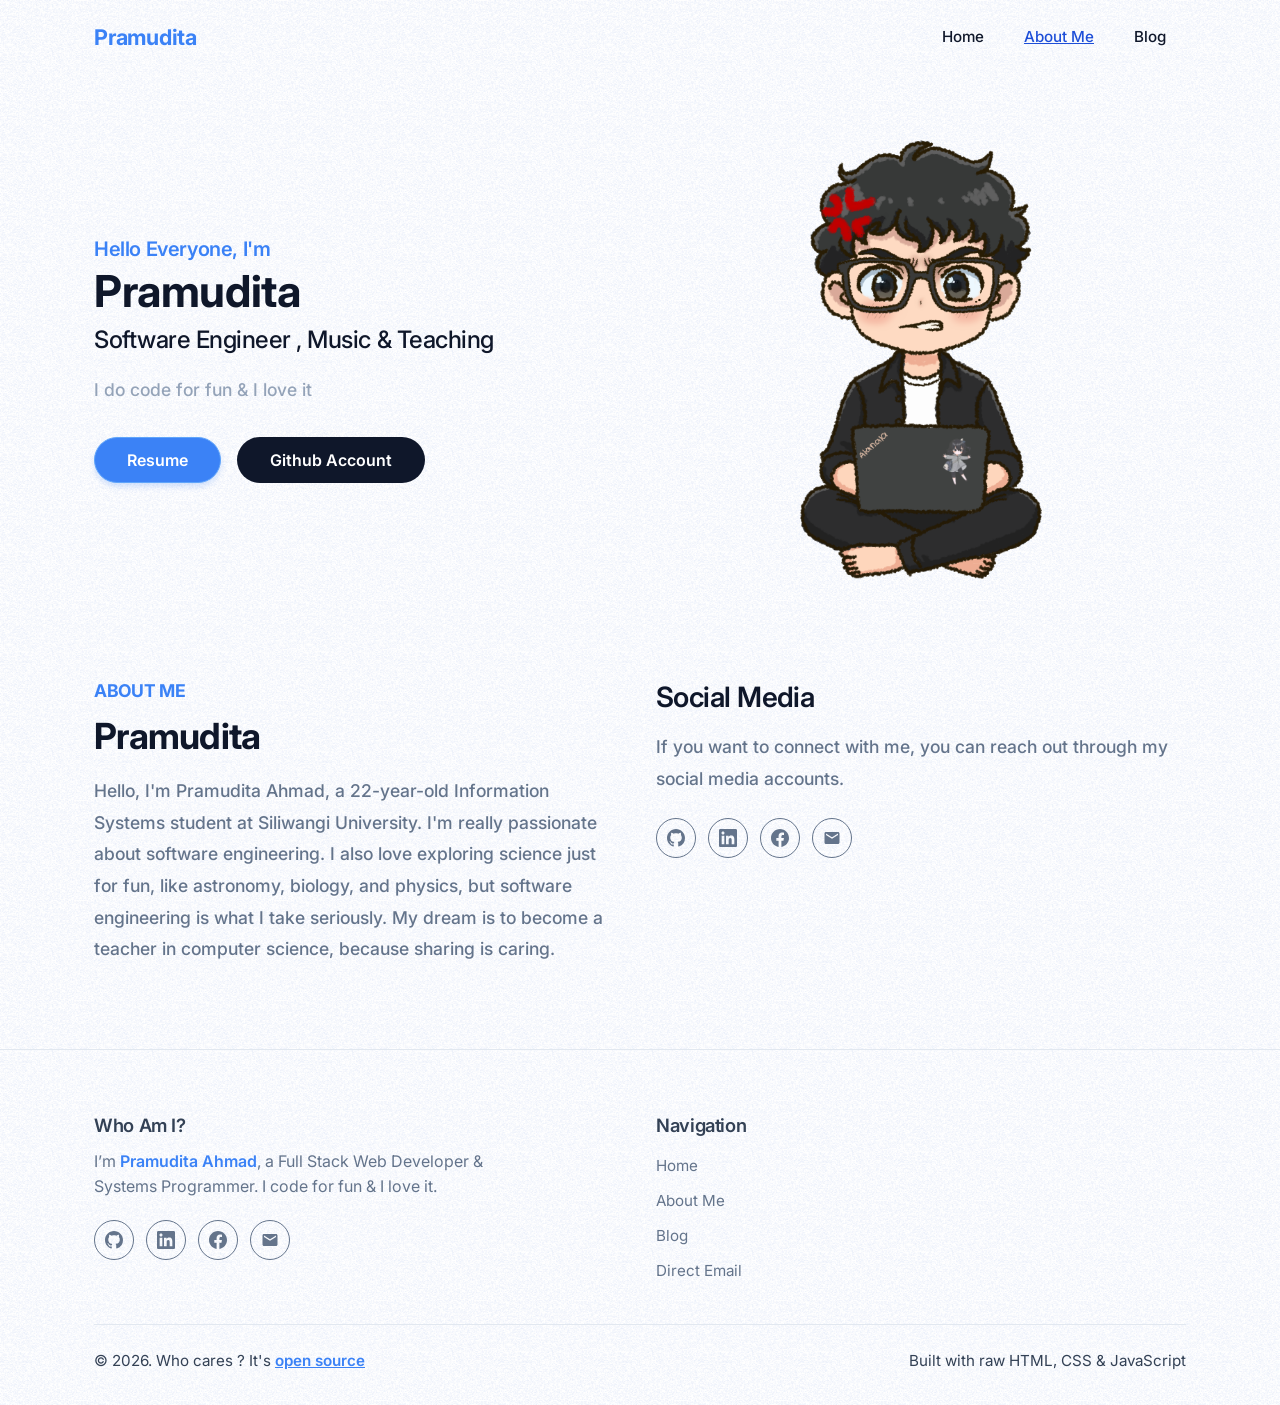
<file: me.html>
<!DOCTYPE html>
<html lang="en">
<head>
  <meta charset="UTF-8">
  <meta name="viewport" content="width=device-width, initial-scale=1.0">
  <title>About Me | Pramudita</title>
  <link rel="icon" type="image/x-icon" href="assets/images/favicon.ico">
  <!-- Fonts -->
  <link rel="preconnect" href="https://fonts.googleapis.com">
  <link rel="preconnect" href="https://fonts.gstatic.com" crossorigin>
  <link rel="stylesheet" href="https://fonts.googleapis.com/css2?family=Inter:wght@300;400;500;600;700;800&display=swap">
  <!-- Stylesheet -->
  <link rel="stylesheet" href="assets/css/style.css">
</head>
<body>
  <div id="main">
    <!-- Navbar -->
    <header class="site-header">
      <div class="container">
        <div class="navbar-inner">
          <a href="index.html" class="logo-brand">
            Pramudita
          </a>

          <nav>
            <ul class="nav-links">
              <li><a href="index.html" class="nav-link">Home</a></li>
              <li><a href="me.html" class="nav-link active">About Me</a></li>
              <li><a href="blog.html" class="nav-link">Blog</a></li>
            </ul>
          </nav>

          <button class="hamburger-btn" id="hamburgerBtn" aria-label="Toggle navigation menu">
            <span></span>
            <span></span>
            <span></span>
          </button>
        </div>

        <div class="mobile-menu" id="mobileMenu">
          <a href="index.html" class="mobile-link">Home</a>
          <a href="me.html" class="mobile-link active">About Me</a>
          <a href="blog.html" class="mobile-link">Blog</a>
        </div>
      </div>
    </header>

    <!-- Hero / Intro -->
    <section class="section-hero" id="home">
      <div class="container">
        <div class="grid grid-cols-2 items-center gap-8">
          <div>
            <h1 class="text-primary font-semibold" style="font-size: 1.25rem; margin-bottom: 0.5rem;">
              Hello Everyone, I'm
              <span class="text-slate-900 font-bold" style="display: block; font-size: 2.75rem; line-height: 1.15; margin-top: 0.25rem;">
                Pramudita
              </span>
            </h1>
            <h2 class="text-slate-900 font-medium" style="font-size: 1.5rem; margin-bottom: 1.25rem;">
              Software Engineer , Music & Teaching
            </h2>
            <p class="text-slate-400 font-medium" style="font-size: 1.1rem; line-height: 1.7; margin-bottom: 2rem;">
              I do code for fun & I love it
            </p>
            <div class="flex flex-wrap gap-4">
              <a href="assets/images/resume.pdf" target="_blank" class="btn btn-primary">
                Resume
              </a>
              <a href="https://github.com/pramahmad" target="_blank" class="btn btn-dark">
                Github Account
              </a>
            </div>
          </div>

          <div style="display: flex; justify-content: center;">
            <img src="assets/images/pramudita.png" alt="Pramudita" style="max-width: 100%; max-height: 480px; object-fit: contain;">
          </div>
        </div>
      </div>
    </section>

    <!-- About Me Detailed Section -->
    <section class="section" id="about" style="padding-top: 1rem;">
      <div class="container">
        <div class="grid grid-cols-2 gap-8">
          <div>
            <h4 class="text-primary font-bold" style="text-transform: uppercase; font-size: 1.1rem; margin-bottom: 0.75rem;">
              About Me
            </h4>
            <h2 class="text-slate-900 font-bold" style="font-size: 2.25rem; margin-bottom: 1rem;">
              Pramudita
            </h2>
            <p class="text-slate-500 font-medium" style="font-size: 1.1rem; line-height: 1.8;">
              Hello, I'm Pramudita Ahmad, a 22-year-old Information Systems student at Siliwangi University. I'm really passionate about software engineering. I also love exploring science just for fun, like astronomy, biology, and physics, but software engineering is what I take seriously. My dream is to become a teacher in computer science, because sharing is caring.
            </p>
          </div>

          <div>
            <h3 class="text-slate-900 font-semibold" style="font-size: 1.75rem; margin-bottom: 1rem;">
              Social Media
            </h3>
            <p class="text-slate-500 font-medium" style="font-size: 1.1rem; line-height: 1.8; margin-bottom: 1.5rem;">
              If you want to connect with me, you can reach out through my social media accounts.
            </p>
            <div class="social-group">
              <a href="https://github.com/pramahmad" target="_blank" class="social-circle-btn" title="GitHub">
                <svg viewBox="0 0 24 24" fill="currentColor"><path d="M12 0C5.37 0 0 5.37 0 12c0 5.31 3.435 9.795 8.205 11.385.6.105.825-.255.825-.57 0-.285-.015-1.23-.015-2.235-3.015.555-3.795-.735-4.035-1.41-.135-.345-.72-1.41-1.23-1.695-.42-.225-1.02-.78-.015-.795.945-.015 1.62.87 1.845 1.23 1.08 1.815 2.805 1.305 3.495.99.105-.78.42-1.305.765-1.605-2.67-.3-5.46-1.335-5.46-5.925 0-1.305.465-2.385 1.23-3.225-.12-.3-.54-1.53.12-3.18 0 0 1.005-.315 3.3 1.23.96-.27 1.98-.405 3-.405s2.04.135 3 .405c2.295-1.56 3.3-1.23 3.3-1.23.66 1.65.24 2.88.12 3.18.765.84 1.23 1.905 1.23 3.225 0 4.605-2.805 5.625-5.475 5.925.435.375.81 1.095.81 2.22 0 1.605-.015 2.895-.015 3.3 0 .315.225.69.825.57A12.02 12.02 0 0024 12c0-6.63-5.37-12-12-12z"/></svg>
              </a>
              <a href="https://www.linkedin.com/in/pramudita-ahmad-4ba11a232/" target="_blank" class="social-circle-btn" title="LinkedIn">
                <svg viewBox="0 0 24 24" fill="currentColor"><path d="M20.447 20.452h-3.554v-5.569c0-1.328-.027-3.037-1.852-3.037-1.853 0-2.136 1.445-2.136 2.939v5.667H9.351V9h3.414v1.561h.046c.477-.9 1.637-1.85 3.37-1.85 3.601 0 4.267 2.37 4.267 5.455v6.286zM5.337 7.433c-1.144 0-2.063-.926-2.063-2.065 0-1.138.92-2.063 2.063-2.063 1.14 0 2.064.925 2.064 2.063 0 1.139-.925 2.065-2.064 2.065zm1.782 13.019H3.555V9h3.564v11.452zM22.225 0H1.771C.792 0 0 .774 0 1.729v20.542C0 23.227.792 24 1.771 24h20.451C23.2 24 24 23.227 24 22.271V1.729C24 .774 23.2 0 22.222 0h.003z"/></svg>
              </a>
              <a href="https://www.facebook.com/pramudita.ahmad.10" target="_blank" class="social-circle-btn" title="Facebook">
                <svg viewBox="0 0 24 24" fill="currentColor"><path d="M24 12.073c0-6.627-5.373-12-12-12s-12 5.373-12 12c0 5.99 4.388 10.954 10.125 11.854v-8.385H7.078v-3.47h3.047V9.43c0-3.007 1.792-4.669 4.533-4.669 1.312 0 2.686.235 2.686.235v2.953H15.83c-1.491 0-1.956.925-1.956 1.874v2.25h3.328l-.532 3.47h-2.796v8.385C19.612 23.027 24 18.062 24 12.073z"/></svg>
              </a>
              <a href="mailto:pramuditaadit2810@gmail.com" class="social-circle-btn" title="Email">
                <svg viewBox="0 0 24 24" fill="currentColor"><path d="M20 4H4c-1.1 0-1.99.9-1.99 2L2 18c0 1.1.9 2 2 2h16c1.1 0 2-.9 2-2V6c0-1.1-.9-2-2-2zm0 4l-8 5-8-5V6l8 5 8-5v2z"/></svg>
              </a>
            </div>
          </div>
        </div>
      </div>
    </section>

    <!-- Footer -->
    <footer class="site-footer">
      <div class="container">
        <div class="grid grid-cols-2 gap-8">
          <div>
            <h5 class="text-slate-700 font-semibold" style="font-size: 1.15rem; margin-bottom: 0.75rem;">Who Am I?</h5>
            <p class="text-slate-500" style="margin-bottom: 1.25rem; max-width: 420px;">
              I’m <span class="text-primary font-semibold">Pramudita Ahmad</span>, a Full Stack Web Developer & Systems Programmer. I code for fun & I love it.
            </p>
            <div class="social-group">
              <a href="https://github.com/pramahmad" target="_blank" class="social-circle-btn" title="GitHub">
                <svg viewBox="0 0 24 24" fill="currentColor"><path d="M12 0C5.37 0 0 5.37 0 12c0 5.31 3.435 9.795 8.205 11.385.6.105.825-.255.825-.57 0-.285-.015-1.23-.015-2.235-3.015.555-3.795-.735-4.035-1.41-.135-.345-.72-1.41-1.23-1.695-.42-.225-1.02-.78-.015-.795.945-.015 1.62.87 1.845 1.23 1.08 1.815 2.805 1.305 3.495.99.105-.78.42-1.305.765-1.605-2.67-.3-5.46-1.335-5.46-5.925 0-1.305.465-2.385 1.23-3.225-.12-.3-.54-1.53.12-3.18 0 0 1.005-.315 3.3 1.23.96-.27 1.98-.405 3-.405s2.04.135 3 .405c2.295-1.56 3.3-1.23 3.3-1.23.66 1.65.24 2.88.12 3.18.765.84 1.23 1.905 1.23 3.225 0 4.605-2.805 5.625-5.475 5.925.435.375.81 1.095.81 2.22 0 1.605-.015 2.895-.015 3.3 0 .315.225.69.825.57A12.02 12.02 0 0024 12c0-6.63-5.37-12-12-12z"/></svg>
              </a>
              <a href="https://www.linkedin.com/in/pramudita-ahmad-4ba11a232/" target="_blank" class="social-circle-btn" title="LinkedIn">
                <svg viewBox="0 0 24 24" fill="currentColor"><path d="M20.447 20.452h-3.554v-5.569c0-1.328-.027-3.037-1.852-3.037-1.853 0-2.136 1.445-2.136 2.939v5.667H9.351V9h3.414v1.561h.046c.477-.9 1.637-1.85 3.37-1.85 3.601 0 4.267 2.37 4.267 5.455v6.286zM5.337 7.433c-1.144 0-2.063-.926-2.063-2.065 0-1.138.92-2.063 2.063-2.063 1.14 0 2.064.925 2.064 2.063 0 1.139-.925 2.065-2.064 2.065zm1.782 13.019H3.555V9h3.564v11.452zM22.225 0H1.771C.792 0 0 .774 0 1.729v20.542C0 23.227.792 24 1.771 24h20.451C23.2 24 24 23.227 24 22.271V1.729C24 .774 23.2 0 22.222 0h.003z"/></svg>
              </a>
              <a href="https://www.facebook.com/pramudita.ahmad.10" target="_blank" class="social-circle-btn" title="Facebook">
                <svg viewBox="0 0 24 24" fill="currentColor"><path d="M24 12.073c0-6.627-5.373-12-12-12s-12 5.373-12 12c0 5.99 4.388 10.954 10.125 11.854v-8.385H7.078v-3.47h3.047V9.43c0-3.007 1.792-4.669 4.533-4.669 1.312 0 2.686.235 2.686.235v2.953H15.83c-1.491 0-1.956.925-1.956 1.874v2.25h3.328l-.532 3.47h-2.796v8.385C19.612 23.027 24 18.062 24 12.073z"/></svg>
              </a>
              <a href="mailto:pramuditaadit2810@gmail.com" class="social-circle-btn" title="Email">
                <svg viewBox="0 0 24 24" fill="currentColor"><path d="M20 4H4c-1.1 0-1.99.9-1.99 2L2 18c0 1.1.9 2 2 2h16c1.1 0 2-.9 2-2V6c0-1.1-.9-2-2-2zm0 4l-8 5-8-5V6l8 5 8-5v2z"/></svg>
              </a>
            </div>
          </div>

          <div>
            <h3 class="font-semibold text-slate-700" style="font-size: 1.15rem; margin-bottom: 0.75rem;">Navigation</h3>
            <ul class="footer-nav">
              <li><a href="index.html">Home</a></li>
              <li><a href="me.html">About Me</a></li>
              <li><a href="blog.html">Blog</a></li>
              <li><a href="mailto:pramuditaadit2810@gmail.com">Direct Email</a></li>
            </ul>
          </div>
        </div>

        <div class="footer-bottom">
          <div>&copy; 2026. Who cares ? It's <a href="https://github.com/pramahmad" target="_blank" class="text-primary font-semibold" style="text-decoration: underline;">open source</a></div>
          <div>Built with raw HTML, CSS & JavaScript</div>
        </div>
      </div>
    </footer>
  </div>

  <script src="assets/js/main.js"></script>
</body>
</html>
</file>
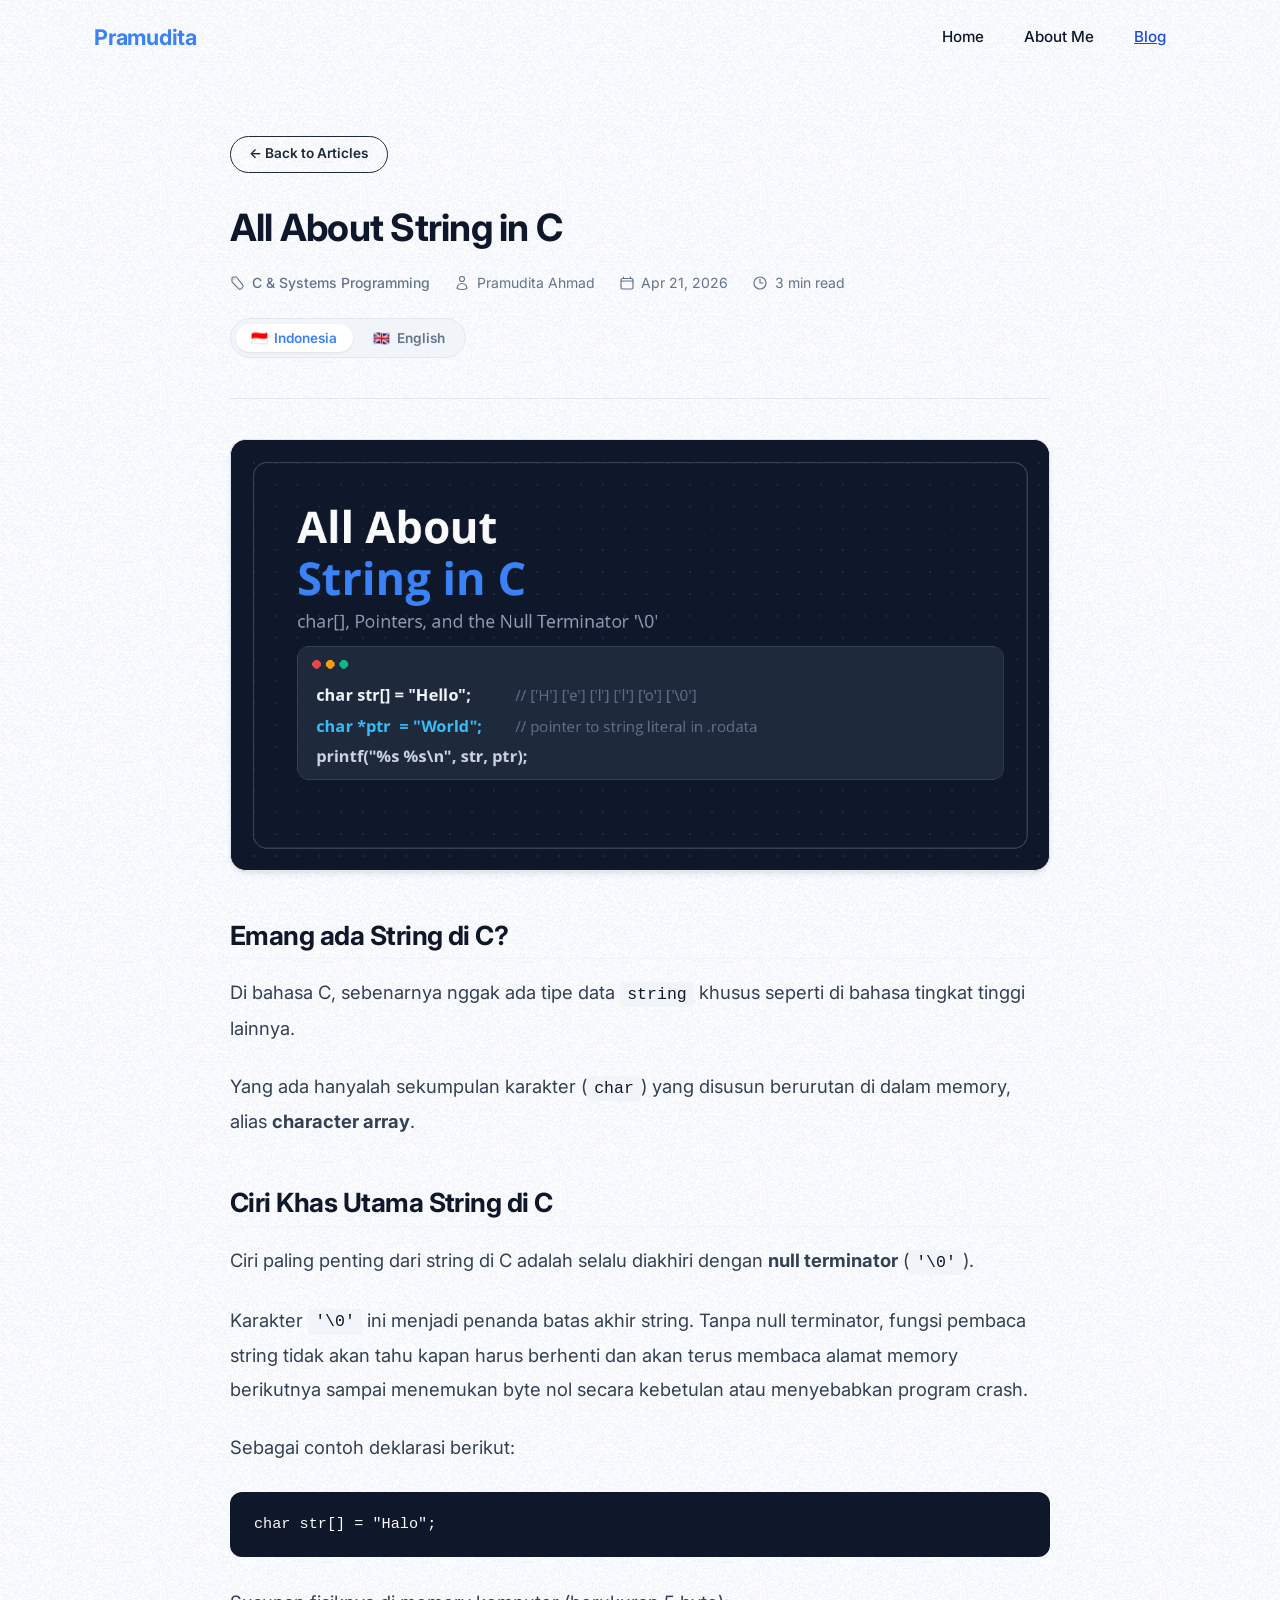
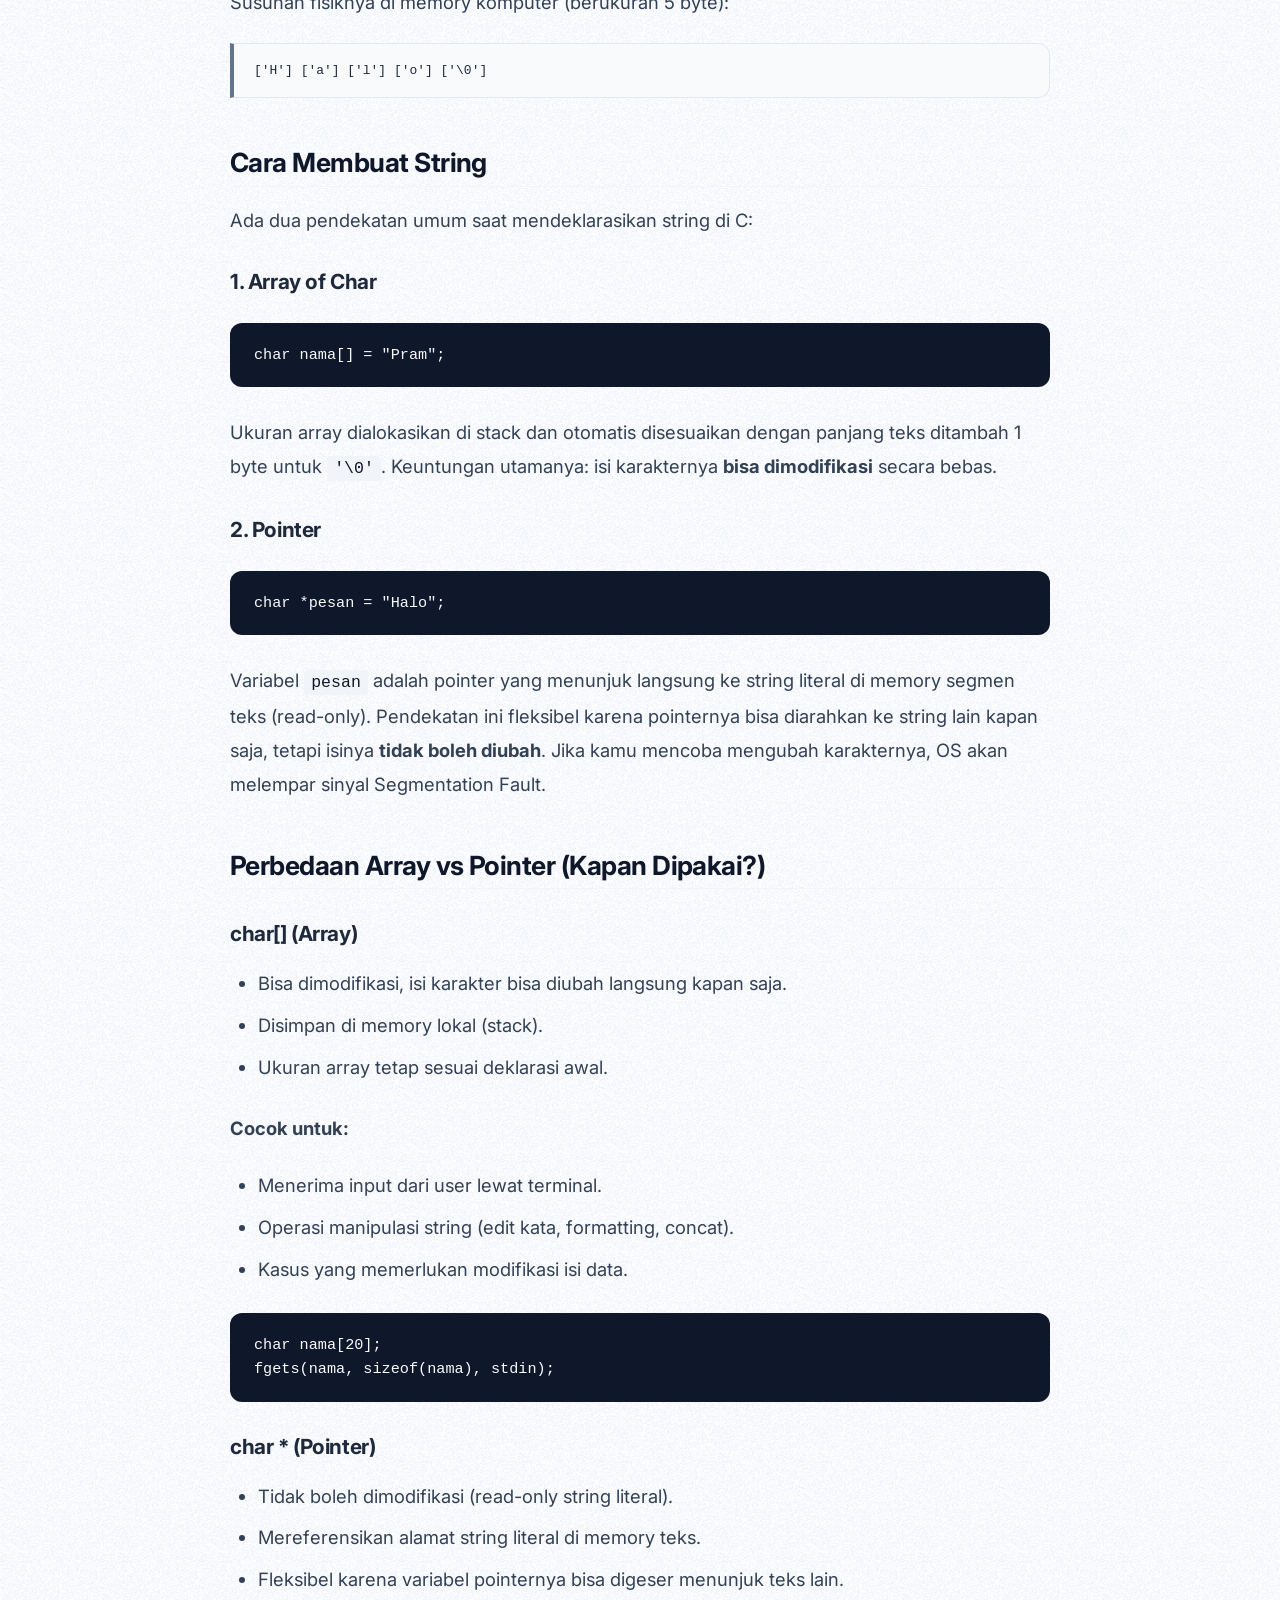
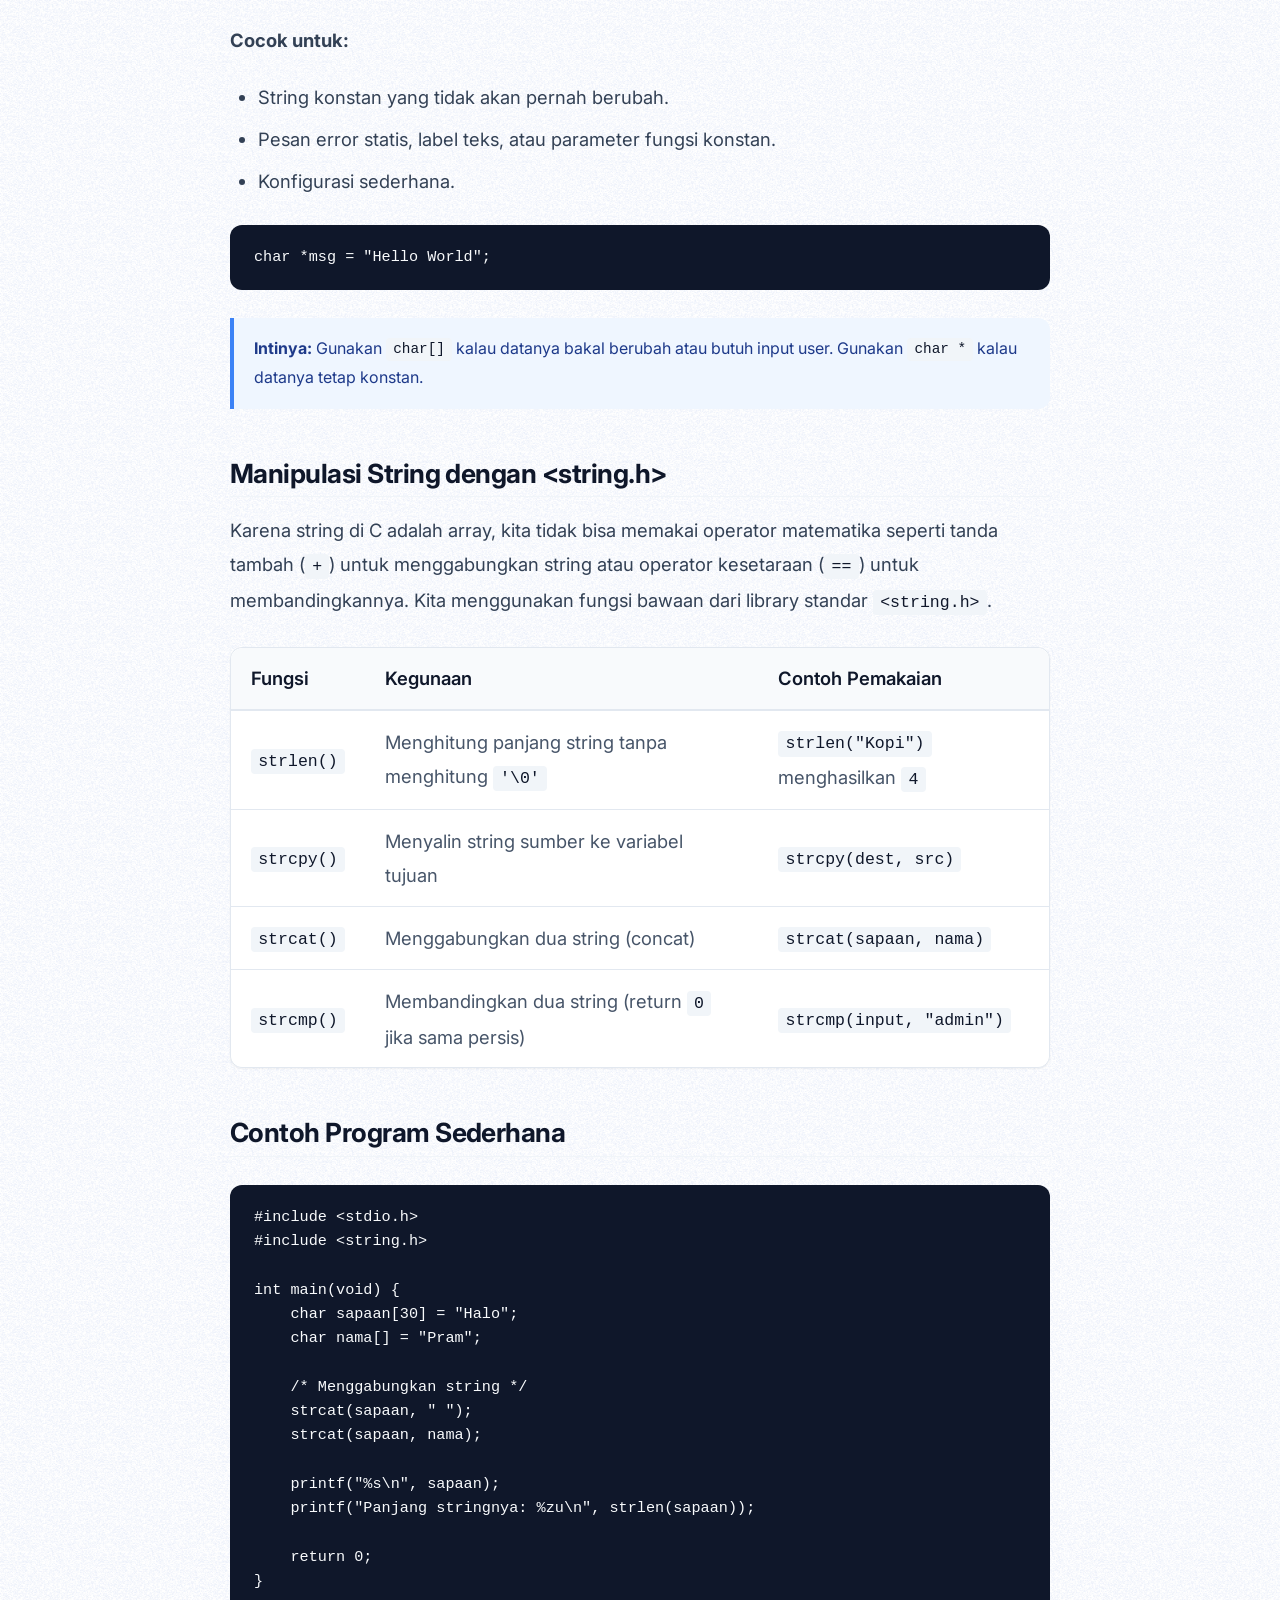
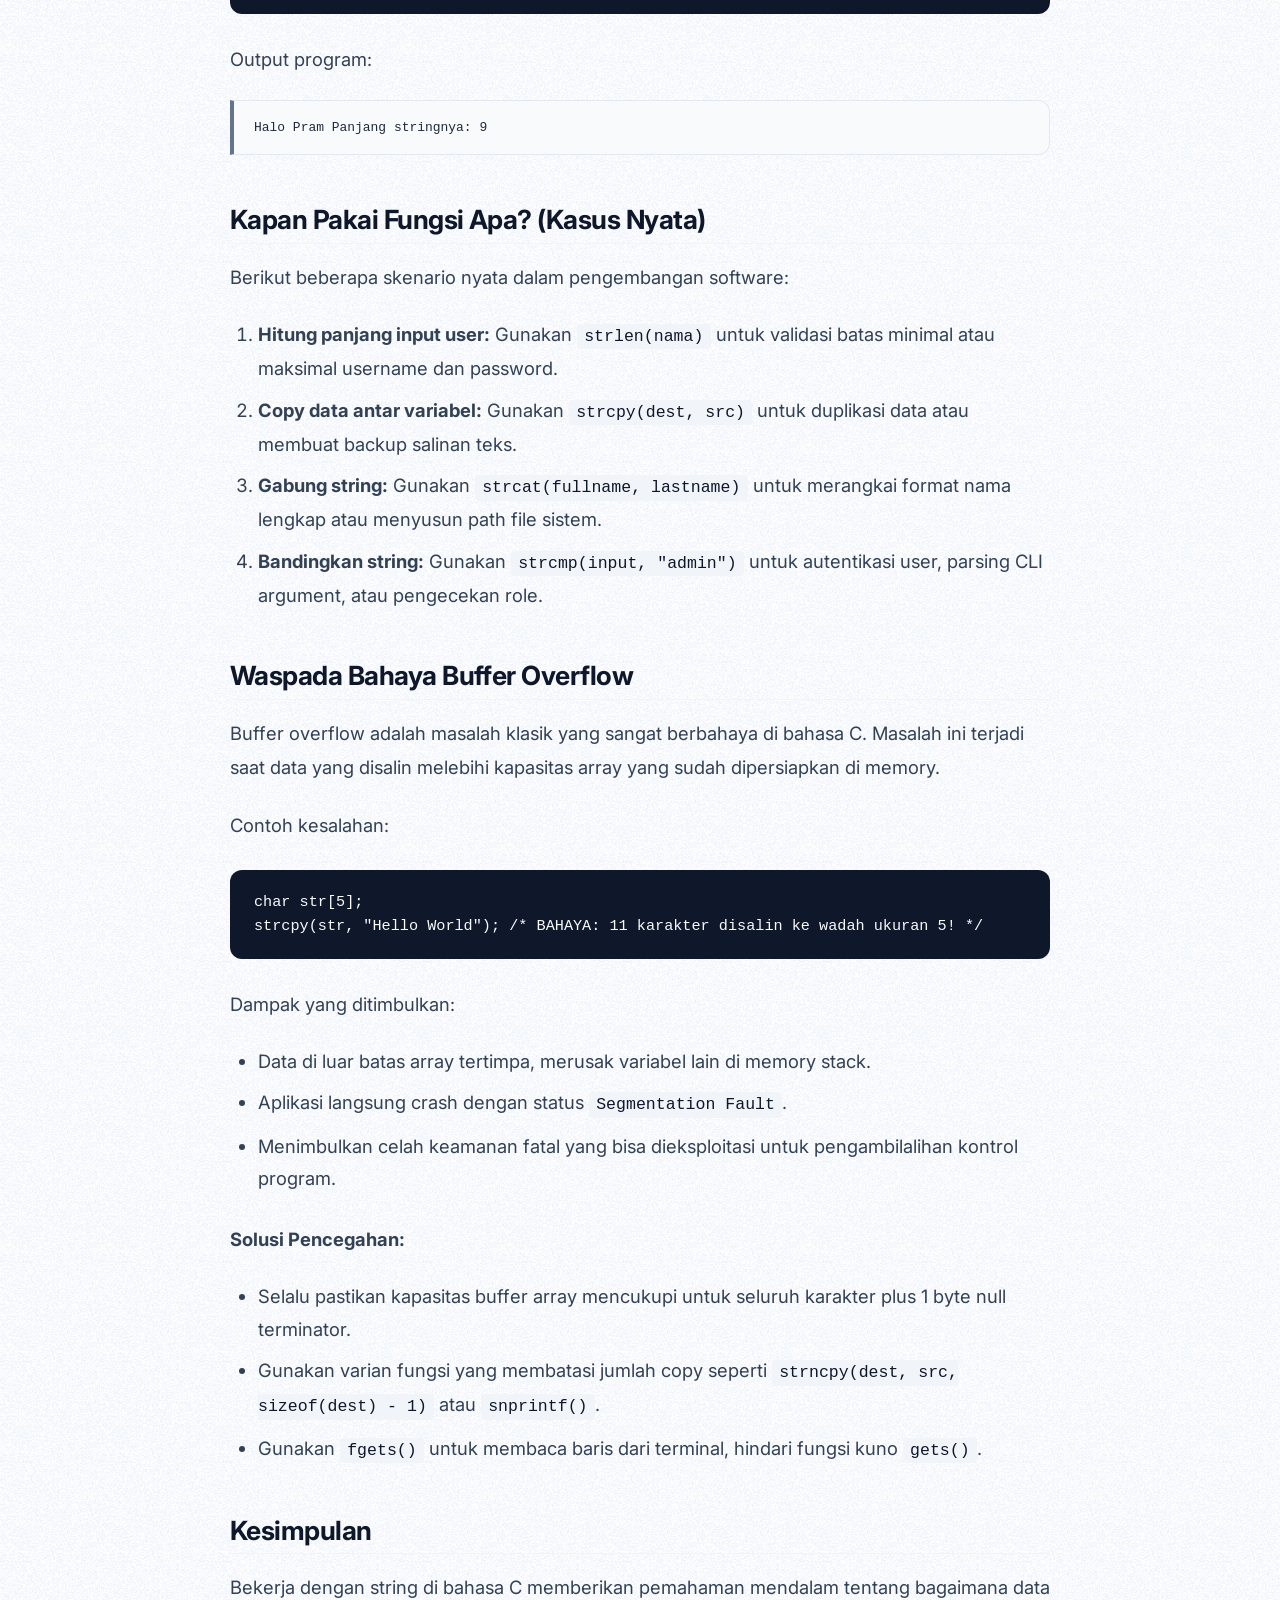
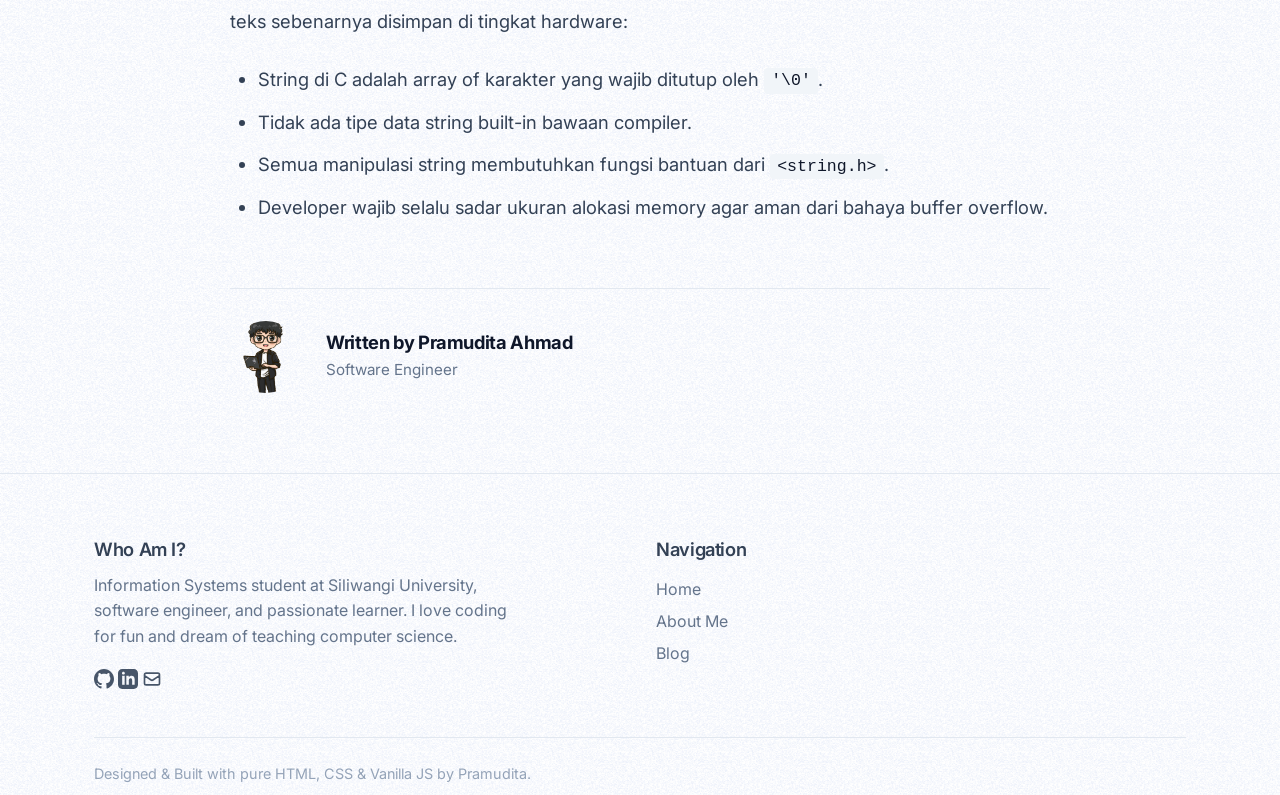
<file: blog/all-about-string-in-c.html>
<!DOCTYPE html>
<html lang="id">
<head>
  <meta charset="UTF-8">
  <meta name="viewport" content="width=device-width, initial-scale=1.0">
  <title>All About String in C | Pramudita</title>
  <meta name="description" content="Bedah tuntas string di bahasa C: karakter array, pointer, string literal di .rodata, null terminator, fungsi &lt;string.h&gt;, dan pencegahan buffer overflow.">
  <meta name="author" content="Pramudita Ahmad">
  <link rel="canonical" href="https://pramahmad.github.io/personalsite/blog/all-about-string-in-c.html">

  <!-- Open Graph / Facebook / WhatsApp -->
  <meta property="og:type" content="article">
  <meta property="og:site_name" content="Pramudita">
  <meta property="og:title" content="All About String in C | Pramudita">
  <meta property="og:description" content="Bedah tuntas string di bahasa C: karakter array, pointer, string literal di .rodata, null terminator, fungsi &lt;string.h&gt;, dan pencegahan buffer overflow.">
  <meta property="og:url" content="https://pramahmad.github.io/personalsite/blog/all-about-string-in-c.html">
  <meta property="og:image" content="https://pramahmad.github.io/personalsite/assets/images/all-about-string-in-c-thumbnail.png">
  <meta property="og:image:secure_url" content="https://pramahmad.github.io/personalsite/assets/images/all-about-string-in-c-thumbnail.png">
  <meta property="og:image:type" content="image/png">
  <meta property="og:image:width" content="1200">
  <meta property="og:image:height" content="630">
  <meta property="og:image:alt" content="All About String in C article banner">
  <meta property="article:published_time" content="2026-04-21T00:00:00+07:00">
  <meta property="article:author" content="Pramudita Ahmad">
  <meta property="article:section" content="C Programming">
  <meta property="article:tag" content="C">
  <meta property="article:tag" content="Pointers">
  <meta property="article:tag" content="Memory">

  <!-- Twitter / X -->
  <meta name="twitter:card" content="summary_large_image">
  <meta name="twitter:title" content="All About String in C | Pramudita">
  <meta name="twitter:description" content="Bedah tuntas string di bahasa C: karakter array, pointer, string literal di .rodata, null terminator, fungsi &lt;string.h&gt;, dan pencegahan buffer overflow.">
  <meta name="twitter:image" content="https://pramahmad.github.io/personalsite/assets/images/all-about-string-in-c-thumbnail.png">

  <link rel="icon" type="image/x-icon" href="../assets/images/favicon.ico">
  <!-- Fonts -->
  <link rel="preconnect" href="https://fonts.googleapis.com">
  <link rel="preconnect" href="https://fonts.gstatic.com" crossorigin>
  <link rel="stylesheet" href="https://fonts.googleapis.com/css2?family=Inter:wght@300;400;500;600;700;800&display=swap">
  <!-- Stylesheet -->
  <link rel="stylesheet" href="../assets/css/style.css">
</head>
<body>
  <div id="main">
    <!-- Navbar -->
    <header class="site-header">
      <div class="container">
        <div class="navbar-inner">
          <a href="../index.html" class="logo-brand">
            Pramudita
          </a>

          <nav>
            <ul class="nav-links">
              <li><a href="../index.html" class="nav-link">Home</a></li>
              <li><a href="../me.html" class="nav-link">About Me</a></li>
              <li><a href="index.html" class="nav-link active">Blog</a></li>
            </ul>
          </nav>

          <button class="hamburger-btn" id="hamburgerBtn" aria-label="Toggle navigation menu">
            <span></span>
            <span></span>
            <span></span>
          </button>
        </div>

        <div class="mobile-menu" id="mobileMenu">
          <a href="../index.html" class="mobile-link">Home</a>
          <a href="../me.html" class="mobile-link">About Me</a>
          <a href="index.html" class="mobile-link active">Blog</a>
        </div>
      </div>
    </header>

    <!-- Main Article -->
    <article class="section-hero">
      <div class="container">
        <div class="article-wrapper">
          <!-- Back link -->
          <div style="margin-bottom: 2rem;">
            <a href="index.html" class="btn-outline" style="font-size: 0.85rem; padding: 0.4rem 1.15rem;">
              &larr; Back to Articles
            </a>
          </div>

          <!-- Header -->
          <header class="article-header">
            <h1>All About String in C</h1>

            <!-- Metadata under title with Heroicons -->
            <div class="article-meta" style="margin-top: 1.25rem;">
              <span class="meta-item text-primary font-medium">
                <svg class="meta-icon" fill="none" viewBox="0 0 24 24" stroke="currentColor">
                  <path stroke-linecap="round" stroke-linejoin="round" d="M9.568 3H5.25A2.25 2.25 0 003 5.25v4.318c0 .597.237 1.17.659 1.591l9.581 9.581c.699.699 1.78.872 2.607.386a11.966 11.966 0 003.568-3.568c.486-.827.313-1.908-.386-2.607L9.568 3z" />
                  <path stroke-linecap="round" stroke-linejoin="round" d="M6 6h.008v.008H6V6z" />
                </svg>
                <span>C &amp; Systems Programming</span>
              </span>

              <span class="meta-item">
                <svg class="meta-icon" fill="none" viewBox="0 0 24 24" stroke="currentColor">
                  <path stroke-linecap="round" stroke-linejoin="round" d="M15.75 6a3.75 3.75 0 11-7.5 0 3.75 3.75 0 017.5 0zM4.501 20.118a7.5 7.5 0 0114.998 0A17.933 17.933 0 0112 21.75c-2.676 0-5.216-.584-7.499-1.632z" />
                </svg>
                <span>Pramudita Ahmad</span>
              </span>

              <span class="meta-item">
                <svg class="meta-icon" fill="none" viewBox="0 0 24 24" stroke="currentColor">
                  <path stroke-linecap="round" stroke-linejoin="round" d="M6.75 3v2.25M17.25 3v2.25M3 18.75V7.5a2.25 2.25 0 012.25-2.25h13.5A2.25 2.25 0 0121 7.5v11.25m-18 0A2.25 2.25 0 005.25 21h13.5A2.25 2.25 0 0021 18.75m-18 0v-7.5A2.25 2.25 0 015.25 9h13.5A2.25 2.25 0 0121 11.25v7.5" />
                </svg>
                <time datetime="2026-04-21">Apr 21, 2026</time>
              </span>

              <span class="meta-item">
                <svg class="meta-icon" fill="none" viewBox="0 0 24 24" stroke="currentColor">
                  <path stroke-linecap="round" stroke-linejoin="round" d="M12 6v6h4.5m4.5 0a9 9 0 11-18 0 9 9 0 0118 0z" />
                </svg>
                <span>3 min read</span>
              </span>
            </div>

            <!-- Language Switcher Pill -->
            <div class="lang-switcher-wrapper">
              <div class="lang-switcher">
                <button type="button" class="lang-btn active" data-switch-lang="id" aria-label="Baca dalam Bahasa Indonesia">
                  <span>🇮🇩</span>
                  <span>Indonesia</span>
                </button>
                <button type="button" class="lang-btn" data-switch-lang="en" aria-label="Read in English">
                  <span>🇬🇧</span>
                  <span>English</span>
                </button>
              </div>
            </div>
          </header>

          <!-- Featured Header Thumbnail Banner -->
          <div class="article-featured-image">
            <img src="../assets/images/all-about-string-in-c-thumbnail.png" alt="All About String in C" loading="eager">
          </div>

          <!-- ========================================================
               BAHASA INDONESIA CONTENT (DEFAULT)
               ======================================================== -->
          <div class="article-body lang-content" data-lang="id">
            <h2>Emang ada String di C?</h2>
            <p>
              Di bahasa C, sebenarnya nggak ada tipe data <code>string</code> khusus seperti di bahasa tingkat tinggi lainnya.
            </p>
            <p>
              Yang ada hanyalah sekumpulan karakter (<code>char</code>) yang disusun berurutan di dalam memory, alias <strong>character array</strong>.
            </p>

            <h2>Ciri Khas Utama String di C</h2>
            <p>
              Ciri paling penting dari string di C adalah selalu diakhiri dengan <strong>null terminator</strong> (<code>'\0'</code>).
            </p>
            <p>
              Karakter <code>'\0'</code> ini menjadi penanda batas akhir string. Tanpa null terminator, fungsi pembaca string tidak akan tahu kapan harus berhenti dan akan terus membaca alamat memory berikutnya sampai menemukan byte nol secara kebetulan atau menyebabkan program crash.
            </p>
            <p>Sebagai contoh deklarasi berikut:</p>
            <pre><code>char str[] = "Halo";</code></pre>

            <p>Susunan fisiknya di memory komputer (berukuran 5 byte):</p>
            <div class="code-output">
              <code>['H']  ['a']  ['l']  ['o']  ['\0']</code>
            </div>

            <h2>Cara Membuat String</h2>
            <p>Ada dua pendekatan umum saat mendeklarasikan string di C:</p>

            <h3>1. Array of Char</h3>
            <pre><code>char nama[] = "Pram";</code></pre>
            <p>
              Ukuran array dialokasikan di stack dan otomatis disesuaikan dengan panjang teks ditambah 1 byte untuk <code>'\0'</code>. Keuntungan utamanya: isi karakternya <strong>bisa dimodifikasi</strong> secara bebas.
            </p>

            <h3>2. Pointer</h3>
            <pre><code>char *pesan = "Halo";</code></pre>
            <p>
              Variabel <code>pesan</code> adalah pointer yang menunjuk langsung ke string literal di memory segmen teks (read-only). Pendekatan ini fleksibel karena pointernya bisa diarahkan ke string lain kapan saja, tetapi isinya <strong>tidak boleh diubah</strong>. Jika kamu mencoba mengubah karakternya, OS akan melempar sinyal Segmentation Fault.
            </p>

            <h2>Perbedaan Array vs Pointer (Kapan Dipakai?)</h2>

            <h3>char[] (Array)</h3>
            <ul>
              <li>Bisa dimodifikasi, isi karakter bisa diubah langsung kapan saja.</li>
              <li>Disimpan di memory lokal (stack).</li>
              <li>Ukuran array tetap sesuai deklarasi awal.</li>
            </ul>
            <p><strong>Cocok untuk:</strong></p>
            <ul>
              <li>Menerima input dari user lewat terminal.</li>
              <li>Operasi manipulasi string (edit kata, formatting, concat).</li>
              <li>Kasus yang memerlukan modifikasi isi data.</li>
            </ul>
            <pre><code>char nama[20];
fgets(nama, sizeof(nama), stdin);</code></pre>

            <h3>char * (Pointer)</h3>
            <ul>
              <li>Tidak boleh dimodifikasi (read-only string literal).</li>
              <li>Mereferensikan alamat string literal di memory teks.</li>
              <li>Fleksibel karena variabel pointernya bisa digeser menunjuk teks lain.</li>
            </ul>
            <p><strong>Cocok untuk:</strong></p>
            <ul>
              <li>String konstan yang tidak akan pernah berubah.</li>
              <li>Pesan error statis, label teks, atau parameter fungsi konstan.</li>
              <li>Konfigurasi sederhana.</li>
            </ul>
            <pre><code>char *msg = "Hello World";</code></pre>

            <div class="article-callout">
              <p><strong>Intinya:</strong> Gunakan <code>char[]</code> kalau datanya bakal berubah atau butuh input user. Gunakan <code>char *</code> kalau datanya tetap konstan.</p>
            </div>

            <h2>Manipulasi String dengan &lt;string.h&gt;</h2>
            <p>
              Karena string di C adalah array, kita tidak bisa memakai operator matematika seperti tanda tambah (<code>+</code>) untuk menggabungkan string atau operator kesetaraan (<code>==</code>) untuk membandingkannya. Kita menggunakan fungsi bawaan dari library standar <code>&lt;string.h&gt;</code>.
            </p>

            <div class="table-container">
              <table>
                <thead>
                  <tr>
                    <th>Fungsi</th>
                    <th>Kegunaan</th>
                    <th>Contoh Pemakaian</th>
                  </tr>
                </thead>
                <tbody>
                  <tr>
                    <td><code>strlen()</code></td>
                    <td>Menghitung panjang string tanpa menghitung <code>'\0'</code></td>
                    <td><code>strlen("Kopi")</code> menghasilkan <code>4</code></td>
                  </tr>
                  <tr>
                    <td><code>strcpy()</code></td>
                    <td>Menyalin string sumber ke variabel tujuan</td>
                    <td><code>strcpy(dest, src)</code></td>
                  </tr>
                  <tr>
                    <td><code>strcat()</code></td>
                    <td>Menggabungkan dua string (concat)</td>
                    <td><code>strcat(sapaan, nama)</code></td>
                  </tr>
                  <tr>
                    <td><code>strcmp()</code></td>
                    <td>Membandingkan dua string (return <code>0</code> jika sama persis)</td>
                    <td><code>strcmp(input, "admin")</code></td>
                  </tr>
                </tbody>
              </table>
            </div>

            <h2>Contoh Program Sederhana</h2>
            <pre><code>#include &lt;stdio.h&gt;
#include &lt;string.h&gt;

int main(void) {
    char sapaan[30] = "Halo";
    char nama[] = "Pram";

    /* Menggabungkan string */
    strcat(sapaan, " ");
    strcat(sapaan, nama);

    printf("%s\n", sapaan);
    printf("Panjang stringnya: %zu\n", strlen(sapaan));

    return 0;
}</code></pre>

            <p>Output program:</p>
            <div class="code-output">
              <code>Halo Pram
Panjang stringnya: 9</code>
            </div>

            <h2>Kapan Pakai Fungsi Apa? (Kasus Nyata)</h2>
            <p>Berikut beberapa skenario nyata dalam pengembangan software:</p>
            <ol>
              <li><strong>Hitung panjang input user:</strong> Gunakan <code>strlen(nama)</code> untuk validasi batas minimal atau maksimal username dan password.</li>
              <li><strong>Copy data antar variabel:</strong> Gunakan <code>strcpy(dest, src)</code> untuk duplikasi data atau membuat backup salinan teks.</li>
              <li><strong>Gabung string:</strong> Gunakan <code>strcat(fullname, lastname)</code> untuk merangkai format nama lengkap atau menyusun path file sistem.</li>
              <li><strong>Bandingkan string:</strong> Gunakan <code>strcmp(input, "admin")</code> untuk autentikasi user, parsing CLI argument, atau pengecekan role.</li>
            </ol>

            <h2>Waspada Bahaya Buffer Overflow</h2>
            <p>
              Buffer overflow adalah masalah klasik yang sangat berbahaya di bahasa C. Masalah ini terjadi saat data yang disalin melebihi kapasitas array yang sudah dipersiapkan di memory.
            </p>

            <p>Contoh kesalahan:</p>
            <pre><code>char str[5];
strcpy(str, "Hello World"); /* BAHAYA: 11 karakter disalin ke wadah ukuran 5! */</code></pre>

            <p>Dampak yang ditimbulkan:</p>
            <ul>
              <li>Data di luar batas array tertimpa, merusak variabel lain di memory stack.</li>
              <li>Aplikasi langsung crash dengan status <code>Segmentation Fault</code>.</li>
              <li>Menimbulkan celah keamanan fatal yang bisa dieksploitasi untuk pengambilalihan kontrol program.</li>
            </ul>

            <p><strong>Solusi Pencegahan:</strong></p>
            <ul>
              <li>Selalu pastikan kapasitas buffer array mencukupi untuk seluruh karakter plus 1 byte null terminator.</li>
              <li>Gunakan varian fungsi yang membatasi jumlah copy seperti <code>strncpy(dest, src, sizeof(dest) - 1)</code> atau <code>snprintf()</code>.</li>
              <li>Gunakan <code>fgets()</code> untuk membaca baris dari terminal, hindari fungsi kuno <code>gets()</code>.</li>
            </ul>

            <h2>Kesimpulan</h2>
            <p>
              Bekerja dengan string di bahasa C memberikan pemahaman mendalam tentang bagaimana data teks sebenarnya disimpan di tingkat hardware:
            </p>
            <ul>
              <li>String di C adalah array of karakter yang wajib ditutup oleh <code>'\0'</code>.</li>
              <li>Tidak ada tipe data string built-in bawaan compiler.</li>
              <li>Semua manipulasi string membutuhkan fungsi bantuan dari <code>&lt;string.h&gt;</code>.</li>
              <li>Developer wajib selalu sadar ukuran alokasi memory agar aman dari bahaya buffer overflow.</li>
            </ul>
          </div>

          <!-- ========================================================
               ENGLISH CONTENT
               ======================================================== -->
          <div class="article-body lang-content" data-lang="en" style="display: none;">
            <h2>Is There Really a String in C?</h2>
            <p>
              In C, there is no dedicated <code>string</code> data type like in Python, JavaScript, or Java.
            </p>
            <p>
              Instead, a string is simply a sequence of characters (<code>char</code>) laid out contiguously in memory, known as a <strong>character array</strong>.
            </p>

            <h2>The Core Rule: Null Terminator</h2>
            <p>
              Every valid string in C must end with a special byte called the <strong>null terminator</strong> (<code>'\0'</code>).
            </p>
            <p>
              The <code>'\0'</code> character acts as a sentinel boundary. Without it, string reading functions have no idea where your text ends and will keep reading adjacent memory bytes until they happen upon a random zero byte or cause a segmentation fault.
            </p>
            <p>Consider this declaration:</p>
            <pre><code>char str[] = "Halo";</code></pre>

            <p>Here is how it is structured physically in computer memory (5 bytes total):</p>
            <div class="code-output">
              <code>['H']  ['a']  ['l']  ['o']  ['\0']</code>
            </div>

            <h2>How to Create Strings in C</h2>
            <p>There are two primary ways to declare strings in C:</p>

            <h3>1. Array of Char</h3>
            <pre><code>char name[] = "Pram";</code></pre>
            <p>
              The array size is allocated on the stack and automatically fits the length of the text plus 1 byte for <code>'\0'</code>. The main advantage is that its contents are <strong>completely mutable</strong>.
            </p>

            <h3>2. Pointer</h3>
            <pre><code>char *msg = "Halo";</code></pre>
            <p>
              The variable <code>msg</code> is a pointer pointing directly to a string literal in the read-only text segment of memory. This approach is flexible because the pointer can be redirected to another string at any time, but its contents <strong>must never be modified</strong>. Attempting to write into it will trigger a Segmentation Fault.
            </p>

            <h2>Array vs Pointer (When to Use Which?)</h2>

            <h3>char[] (Array)</h3>
            <ul>
              <li>Mutable, you can modify any character in place.</li>
              <li>Stored in local stack memory.</li>
              <li>Fixed size determined at declaration.</li>
            </ul>
            <p><strong>Best for:</strong></p>
            <ul>
              <li>Reading user input from the terminal.</li>
              <li>String manipulation routines (edits, concatenation, formatting).</li>
              <li>Any scenario where data needs to change dynamically.</li>
            </ul>
            <pre><code>char name[20];
fgets(name, sizeof(name), stdin);</code></pre>

            <h3>char * (Pointer)</h3>
            <ul>
              <li>Immutable (points to a read-only string literal).</li>
              <li>Only stores the memory address of the string.</li>
              <li>Flexible because the pointer variable can be reassigned to other addresses.</li>
            </ul>
            <p><strong>Best for:</strong></p>
            <ul>
              <li>Constant strings that never change during execution.</li>
              <li>Static status messages, UI labels, or constant function parameters.</li>
              <li>Simple configuration constants.</li>
            </ul>
            <pre><code>char *msg = "Hello World";</code></pre>

            <div class="article-callout">
              <p><strong>Rule of thumb:</strong> Use <code>char[]</code> when data will be edited or needs user input. Use <code>char *</code> when the text is constant.</p>
            </div>

            <h2>String Manipulation with &lt;string.h&gt;</h2>
            <p>
              Because strings in C are raw arrays, you cannot use operators like <code>+</code> to join strings or <code>==</code> to compare them. Instead, C provides utility functions in the standard library <code>&lt;string.h&gt;</code>.
            </p>

            <div class="table-container">
              <table>
                <thead>
                  <tr>
                    <th>Function</th>
                    <th>Purpose</th>
                    <th>Example Usage</th>
                  </tr>
                </thead>
                <tbody>
                  <tr>
                    <td><code>strlen()</code></td>
                    <td>Calculates string length excluding <code>'\0'</code></td>
                    <td><code>strlen("Coffee")</code> returns <code>6</code></td>
                  </tr>
                  <tr>
                    <td><code>strcpy()</code></td>
                    <td>Copies source string into destination buffer</td>
                    <td><code>strcpy(dest, src)</code></td>
                  </tr>
                  <tr>
                    <td><code>strcat()</code></td>
                    <td>Appends source string to destination (concatenate)</td>
                    <td><code>strcat(greeting, name)</code></td>
                  </tr>
                  <tr>
                    <td><code>strcmp()</code></td>
                    <td>Compares two strings lexicographically (returns <code>0</code> if equal)</td>
                    <td><code>strcmp(input, "admin")</code></td>
                  </tr>
                </tbody>
              </table>
            </div>

            <h2>Simple Code Example</h2>
            <pre><code>#include &lt;stdio.h&gt;
#include &lt;string.h&gt;

int main(void) {
    char greeting[30] = "Halo";
    char name[] = "Pram";

    /* Concatenate strings */
    strcat(greeting, " ");
    strcat(greeting, name);

    printf("%s\n", greeting);
    printf("String length: %zu\n", strlen(greeting));

    return 0;
}</code></pre>

            <p>Program output:</p>
            <div class="code-output">
              <code>Halo Pram
String length: 9</code>
            </div>

            <h2>When to Use Which Function? (Real-World Cases)</h2>
            <p>Common practical scenarios in software engineering:</p>
            <ol>
              <li><strong>Validating user input length:</strong> Use <code>strlen(name)</code> to check minimum and maximum boundaries for usernames and passwords.</li>
              <li><strong>Copying data between buffers:</strong> Use <code>strcpy(dest, src)</code> when creating duplicate records or data backups.</li>
              <li><strong>Joining strings:</strong> Use <code>strcat(path, filename)</code> to build filesystem directory paths or format full names.</li>
              <li><strong>Comparing strings:</strong> Use <code>strcmp(input, "admin")</code> for CLI flag parsing, command dispatching, or role verification.</li>
            </ol>

            <h2>Watch Out for Buffer Overflow!</h2>
            <p>
              Buffer overflow is a classic vulnerability in C programming. It occurs when you write more bytes into an array than the memory buffer was allocated to hold.
            </p>

            <p>A dangerous example:</p>
            <pre><code>char str[5];
strcpy(str, "Hello World"); /* DANGER: 11 bytes forced into a 5-byte buffer! */</code></pre>

            <p>Consequences of buffer overflow:</p>
            <ul>
              <li>Overwriting adjacent stack memory and corrupting unrelated variables.</li>
              <li>Immediate application crashes with <code>Segmentation Fault</code>.</li>
              <li>Severe security vulnerabilities that attackers can exploit to execute arbitrary code.</li>
            </ul>

            <p><strong>Prevention Best Practices:</strong></p>
            <ul>
              <li>Always allocate enough space for all characters plus 1 extra byte for the null terminator.</li>
              <li>Use bounded functions like <code>strncpy(dest, src, sizeof(dest) - 1)</code> or <code>snprintf()</code> instead of unbounded <code>strcpy()</code>.</li>
              <li>Use <code>fgets()</code> for reading user input from standard input, and never use obsolete functions like <code>gets()</code>.</li>
            </ul>

            <h2>Summary</h2>
            <p>
              Working with strings in C provides a clear understanding of how computer hardware actually represents text data:
            </p>
            <ul>
              <li>A string in C is a character array terminated by <code>'\0'</code>.</li>
              <li>There is no built-in primitive string type in the compiler.</li>
              <li>All string manipulation relies on functions from <code>&lt;string.h&gt;</code>.</li>
              <li>Always stay aware of buffer sizes and memory boundaries to keep your code safe and crash-free.</li>
            </ul>
          </div>

          <!-- Bottom Author Bio -->
          <div style="margin-top: 4rem; padding-top: 2rem; border-top: 1px solid var(--border-color); display: flex; align-items: center; gap: 1.5rem;">
            <img src="../assets/images/avatar.png" alt="Pramudita" style="width: 72px; height: 72px; border-radius: 9999px; object-fit: cover;">
            <div>
              <h3 style="font-size: 1.15rem; margin-bottom: 0.25rem;">Written by Pramudita Ahmad</h3>
              <p class="text-slate-500" style="margin: 0; font-size: 0.95rem;">
                Software Engineer
              </p>
            </div>
          </div>
        </div>
      </div>
    </article>

    <!-- Footer -->
    <footer class="site-footer">
      <div class="container">
        <div class="grid grid-cols-2 gap-8">
          <div>
            <h5 class="text-slate-700 font-semibold" style="font-size: 1.15rem; margin-bottom: 0.75rem;">Who Am I?</h5>
            <p class="text-slate-500" style="margin-bottom: 1.25rem; max-width: 420px;">
              Information Systems student at Siliwangi University, software engineer, and passionate learner. I love coding for fun and dream of teaching computer science.
            </p>
            <div class="footer-social-links">
              <a href="https://github.com/pramahmad" target="_blank" rel="noopener noreferrer" title="GitHub">
                <svg width="20" height="20" fill="currentColor" viewBox="0 0 24 24"><path d="M12 0c-6.626 0-12 5.373-12 12 0 5.302 3.438 9.8 8.207 11.387.599.111.793-.261.793-.577v-2.234c-3.338.726-4.033-1.416-4.033-1.416-.546-1.387-1.333-1.756-1.333-1.756-1.089-.745.083-.729.083-.729 1.205.084 1.839 1.237 1.839 1.237 1.07 1.834 2.807 1.304 3.492.997.107-.775.418-1.305.762-1.604-2.665-.305-5.467-1.334-5.467-5.931 0-1.311.469-2.381 1.236-3.221-.124-.303-.535-1.524.117-3.176 0 0 1.008-.322 3.301 1.23.957-.266 1.983-.399 3.003-.404 1.02.005 2.047.138 3.006.404 2.291-1.552 3.297-1.23 3.297-1.23.653 1.653.242 2.874.118 3.176.77.84 1.235 1.911 1.235 3.221 0 4.609-2.807 5.624-5.479 5.921.43.372.823 1.102.823 2.222v3.293c0 .319.192.694.801.576 4.765-1.589 8.199-6.086 8.199-11.386 0-6.627-5.373-12-12-12z"/></svg>
              </a>
              <a href="https://www.linkedin.com/in/pramudita-ahmad-4ba11a232/" target="_blank" rel="noopener noreferrer" title="LinkedIn">
                <svg width="20" height="20" fill="currentColor" viewBox="0 0 24 24"><path d="M19 0h-14c-2.761 0-5 2.239-5 5v14c0 2.761 2.239 5 5 5h14c2.762 0 5-2.239 5-5v-14c0-2.761-2.238-5-5-5zm-11 19h-3v-11h3v11zm-1.5-12.268c-.966 0-1.75-.79-1.75-1.764s.784-1.764 1.75-1.764 1.75.79 1.75 1.764-.783 1.764-1.75 1.764zm13.5 12.268h-3v-5.604c0-3.368-4-3.113-4 0v5.604h-3v-11h3v1.765c1.396-2.586 7-2.777 7 2.476v6.759z"/></svg>
              </a>
              <a href="mailto:pramuditaadit2810@gmail.com" title="Email">
                <svg width="20" height="20" fill="none" stroke="currentColor" stroke-width="2" viewBox="0 0 24 24"><path stroke-linecap="round" stroke-linejoin="round" d="M3 8l7.89 5.26a2 2 0 002.22 0L21 8M5 19h14a2 2 0 002-2V7a2 2 0 00-2-2H5a2 2 0 00-2 2v10a2 2 0 002 2z"/></svg>
              </a>
            </div>
          </div>

          <div>
            <h5 class="text-slate-700 font-semibold" style="font-size: 1.15rem; margin-bottom: 0.75rem;">Navigation</h5>
            <ul style="list-style: none; padding: 0; margin: 0; line-height: 2;">
              <li><a href="../index.html" class="text-slate-500" style="text-decoration: none;">Home</a></li>
              <li><a href="../me.html" class="text-slate-500" style="text-decoration: none;">About Me</a></li>
              <li><a href="index.html" class="text-slate-500" style="text-decoration: none;">Blog</a></li>
            </ul>
          </div>
        </div>

        <div class="footer-bottom">
          <p class="text-slate-400" style="margin: 0; font-size: 0.9rem;">
            Designed &amp; Built with pure HTML, CSS &amp; Vanilla JS by Pramudita.
          </p>
        </div>
      </div>
    </footer>
  </div>

  <script src="../assets/js/main.js"></script>
</body>
</html>
</file>
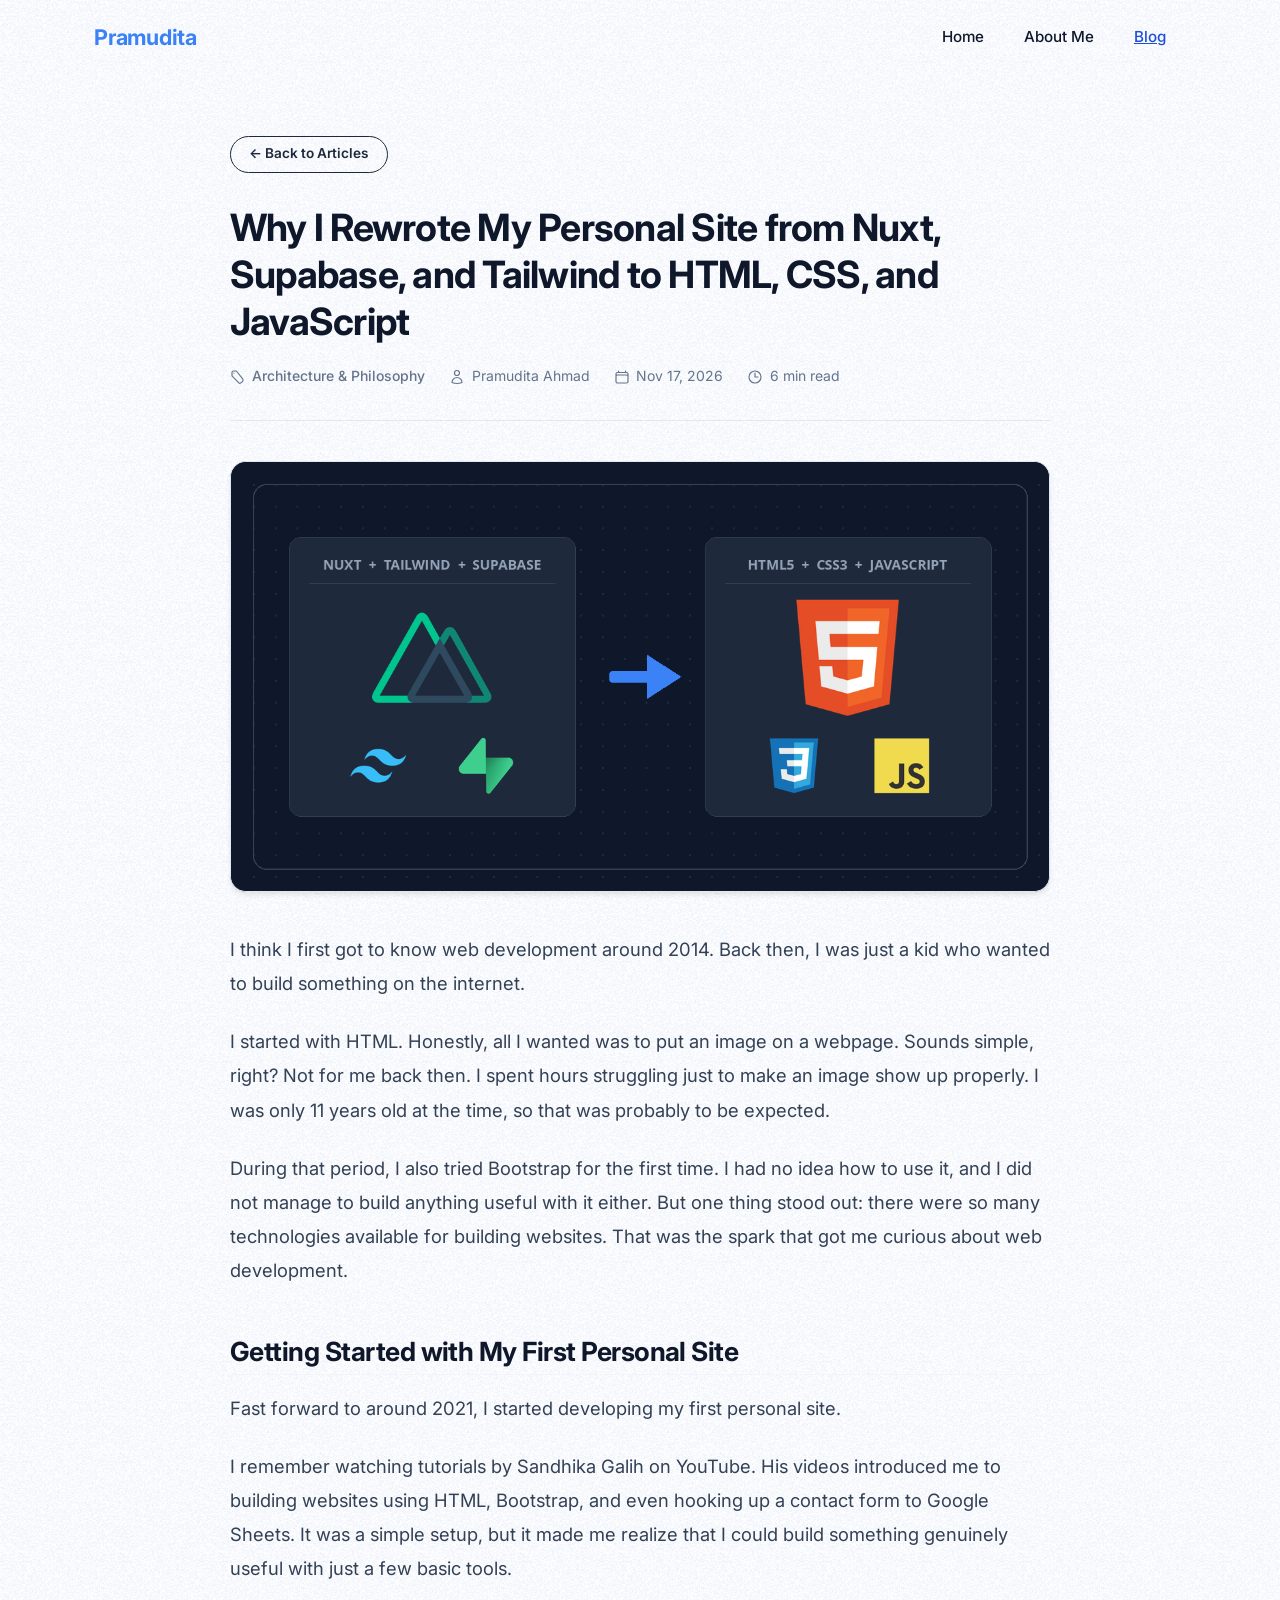
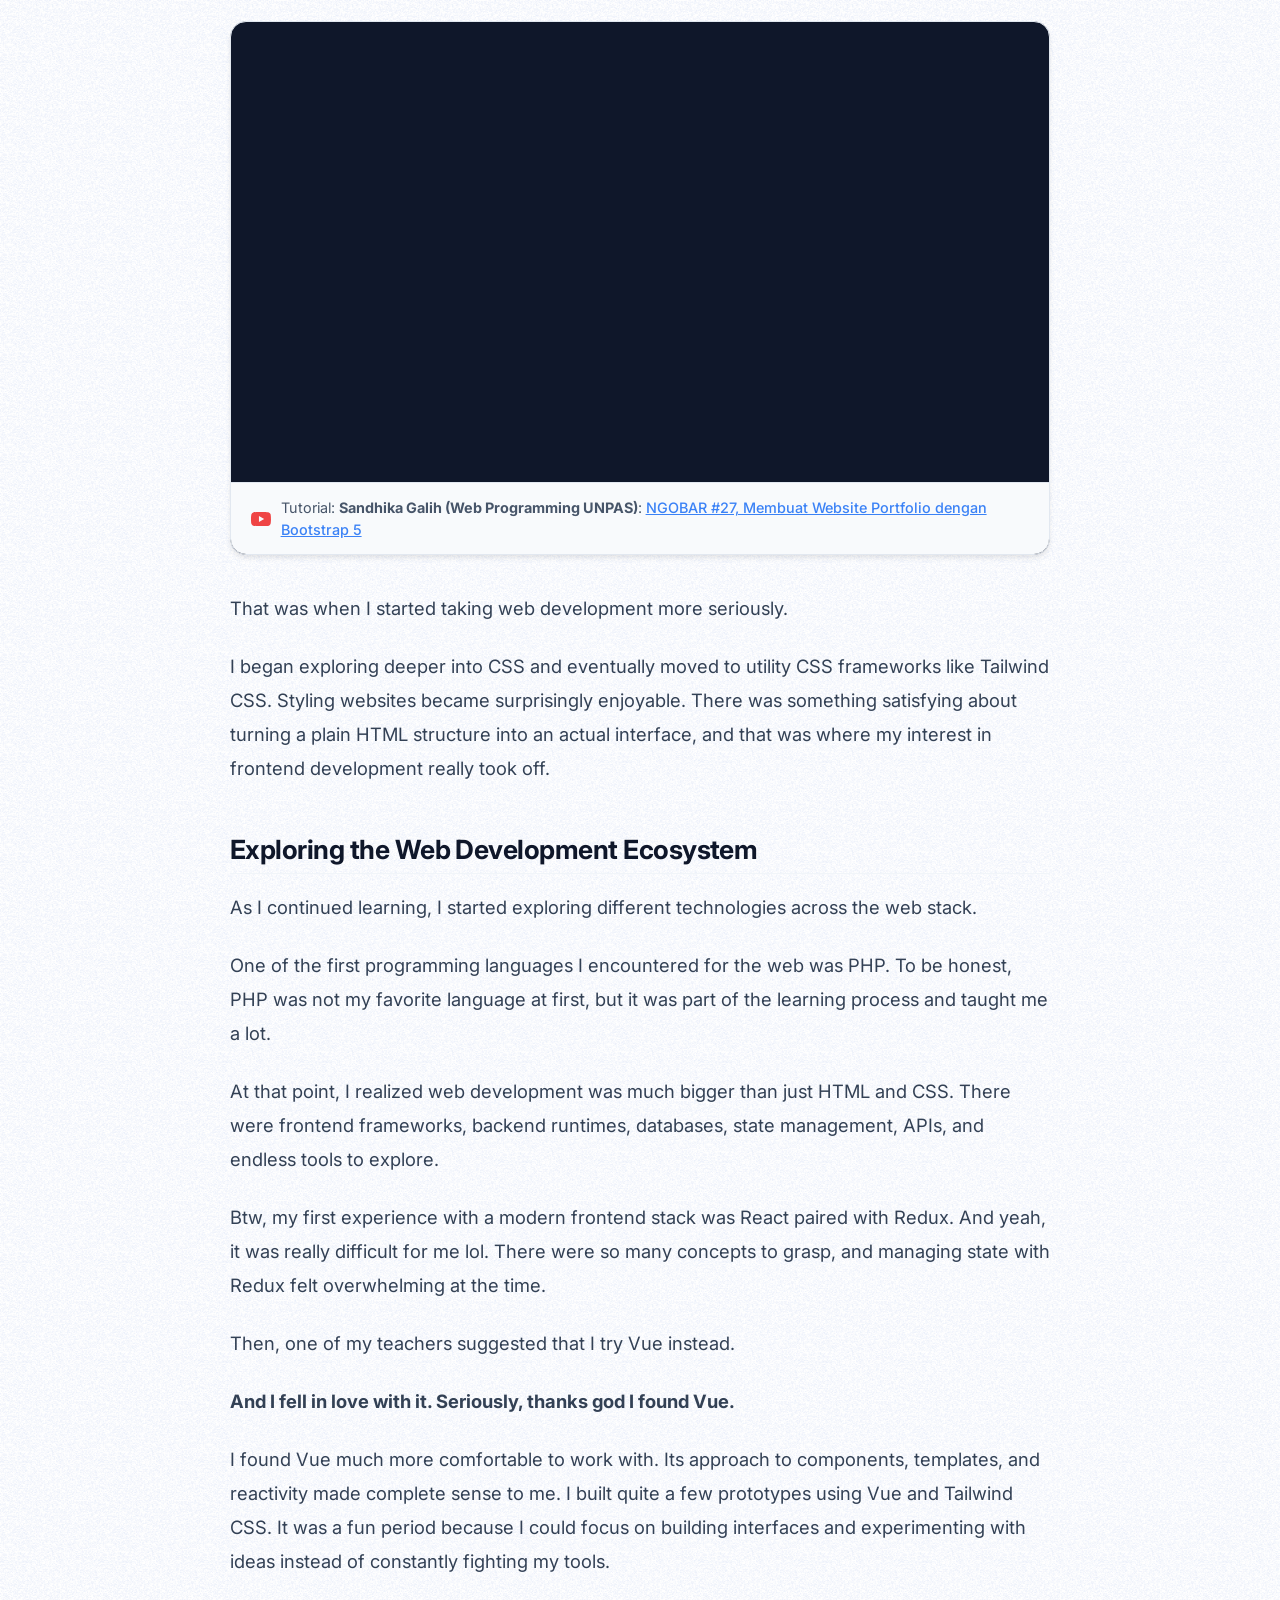
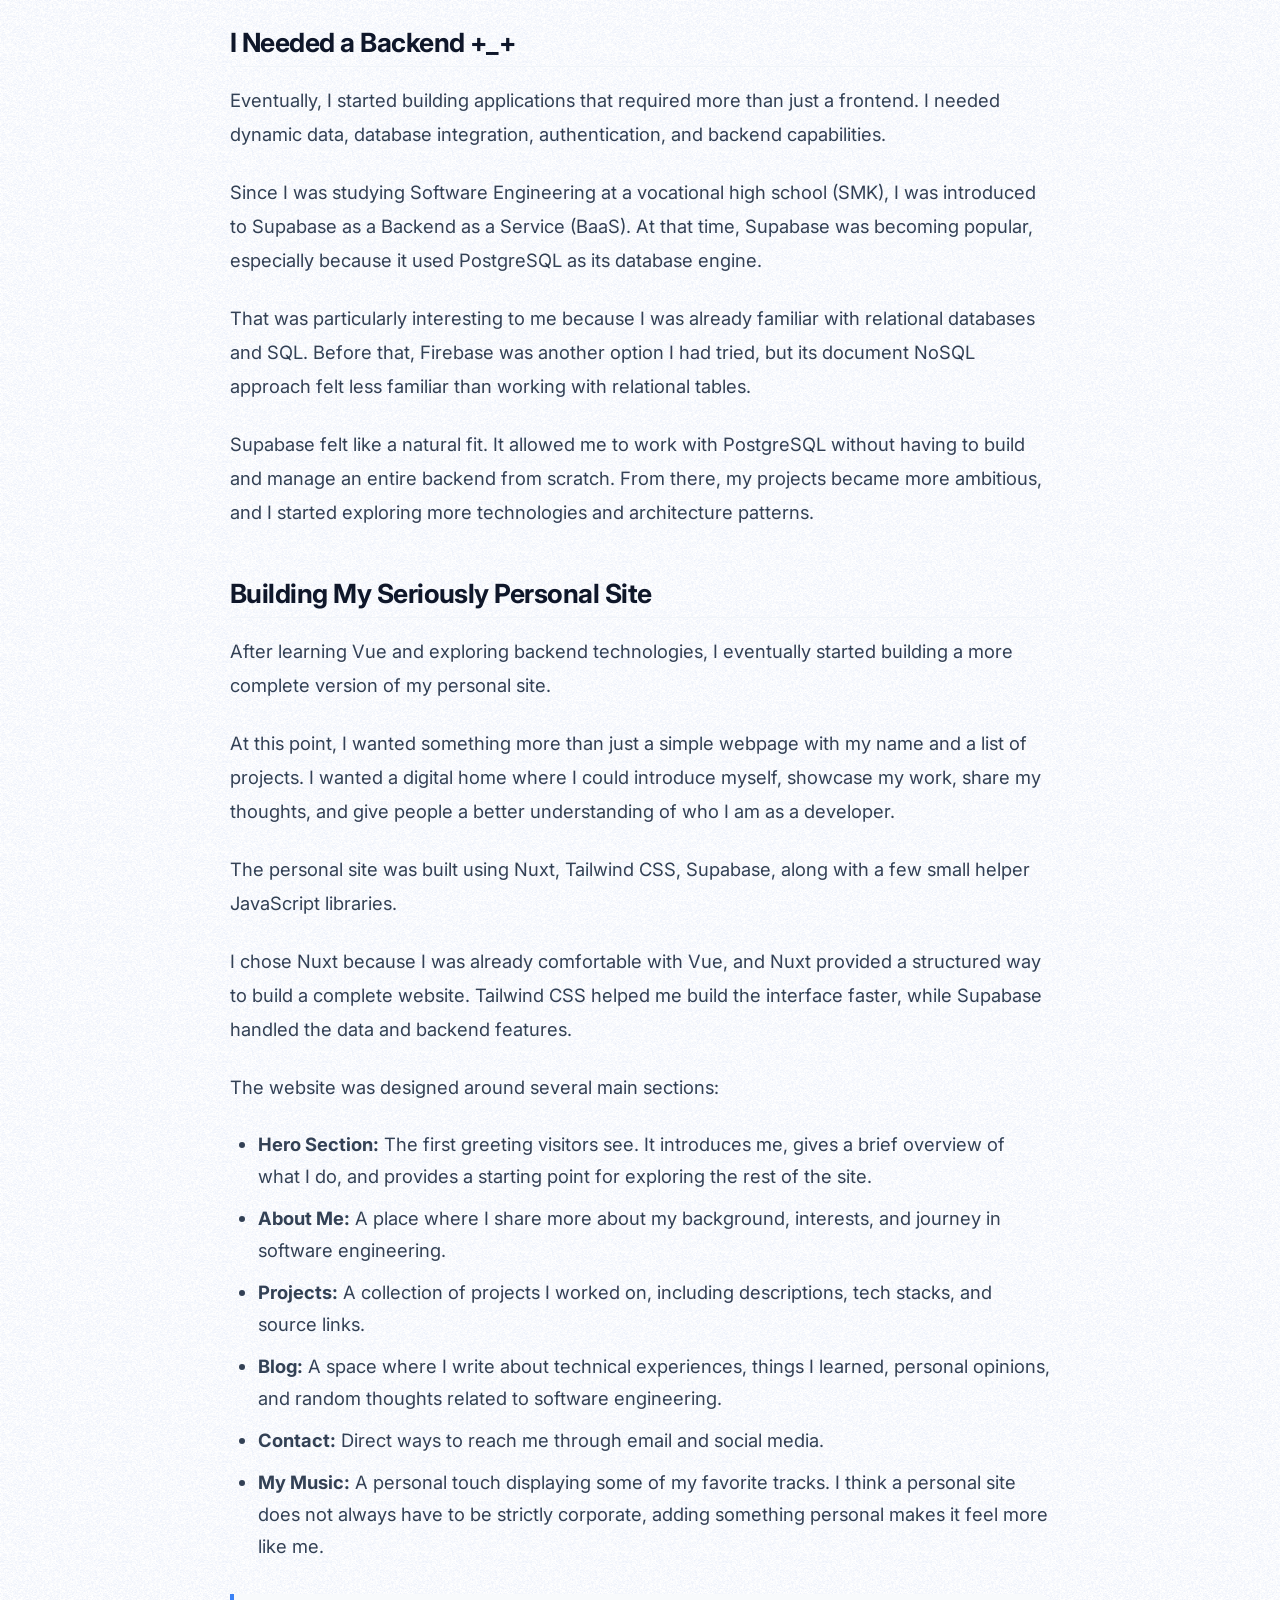
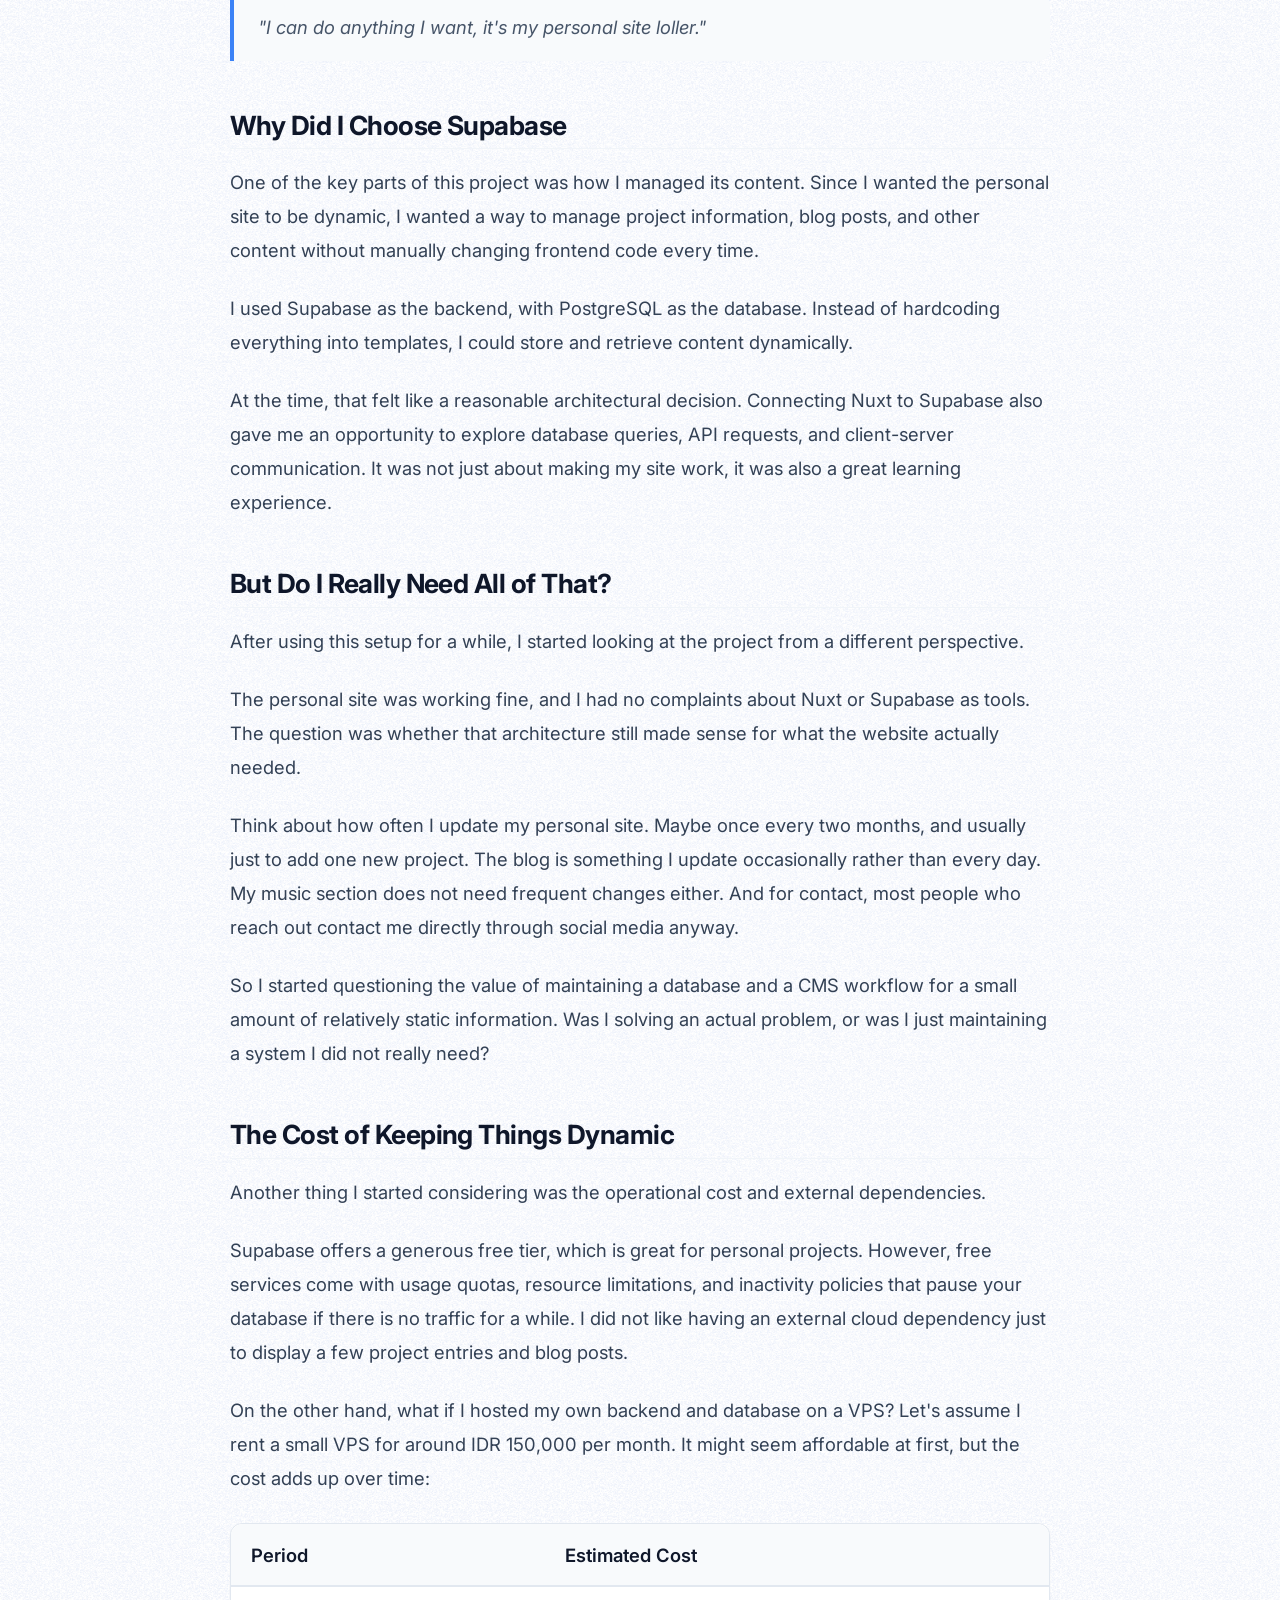
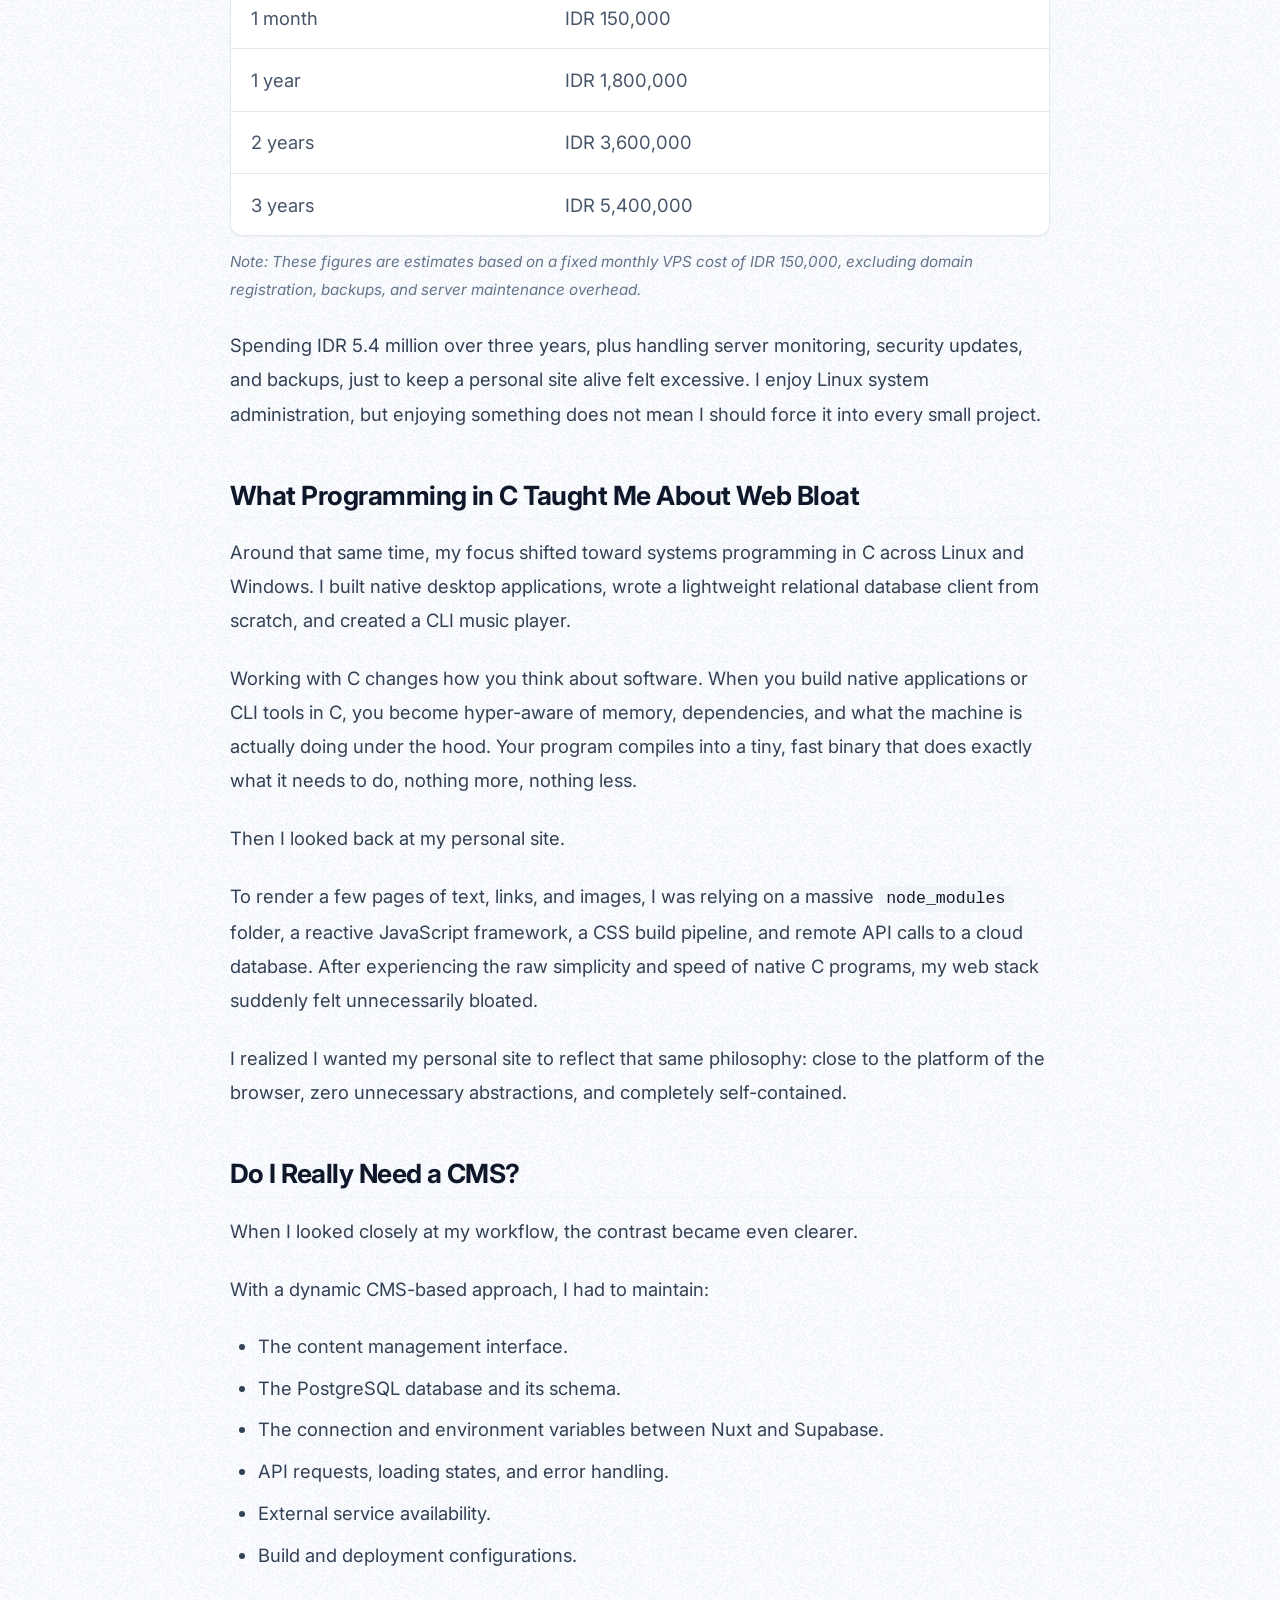
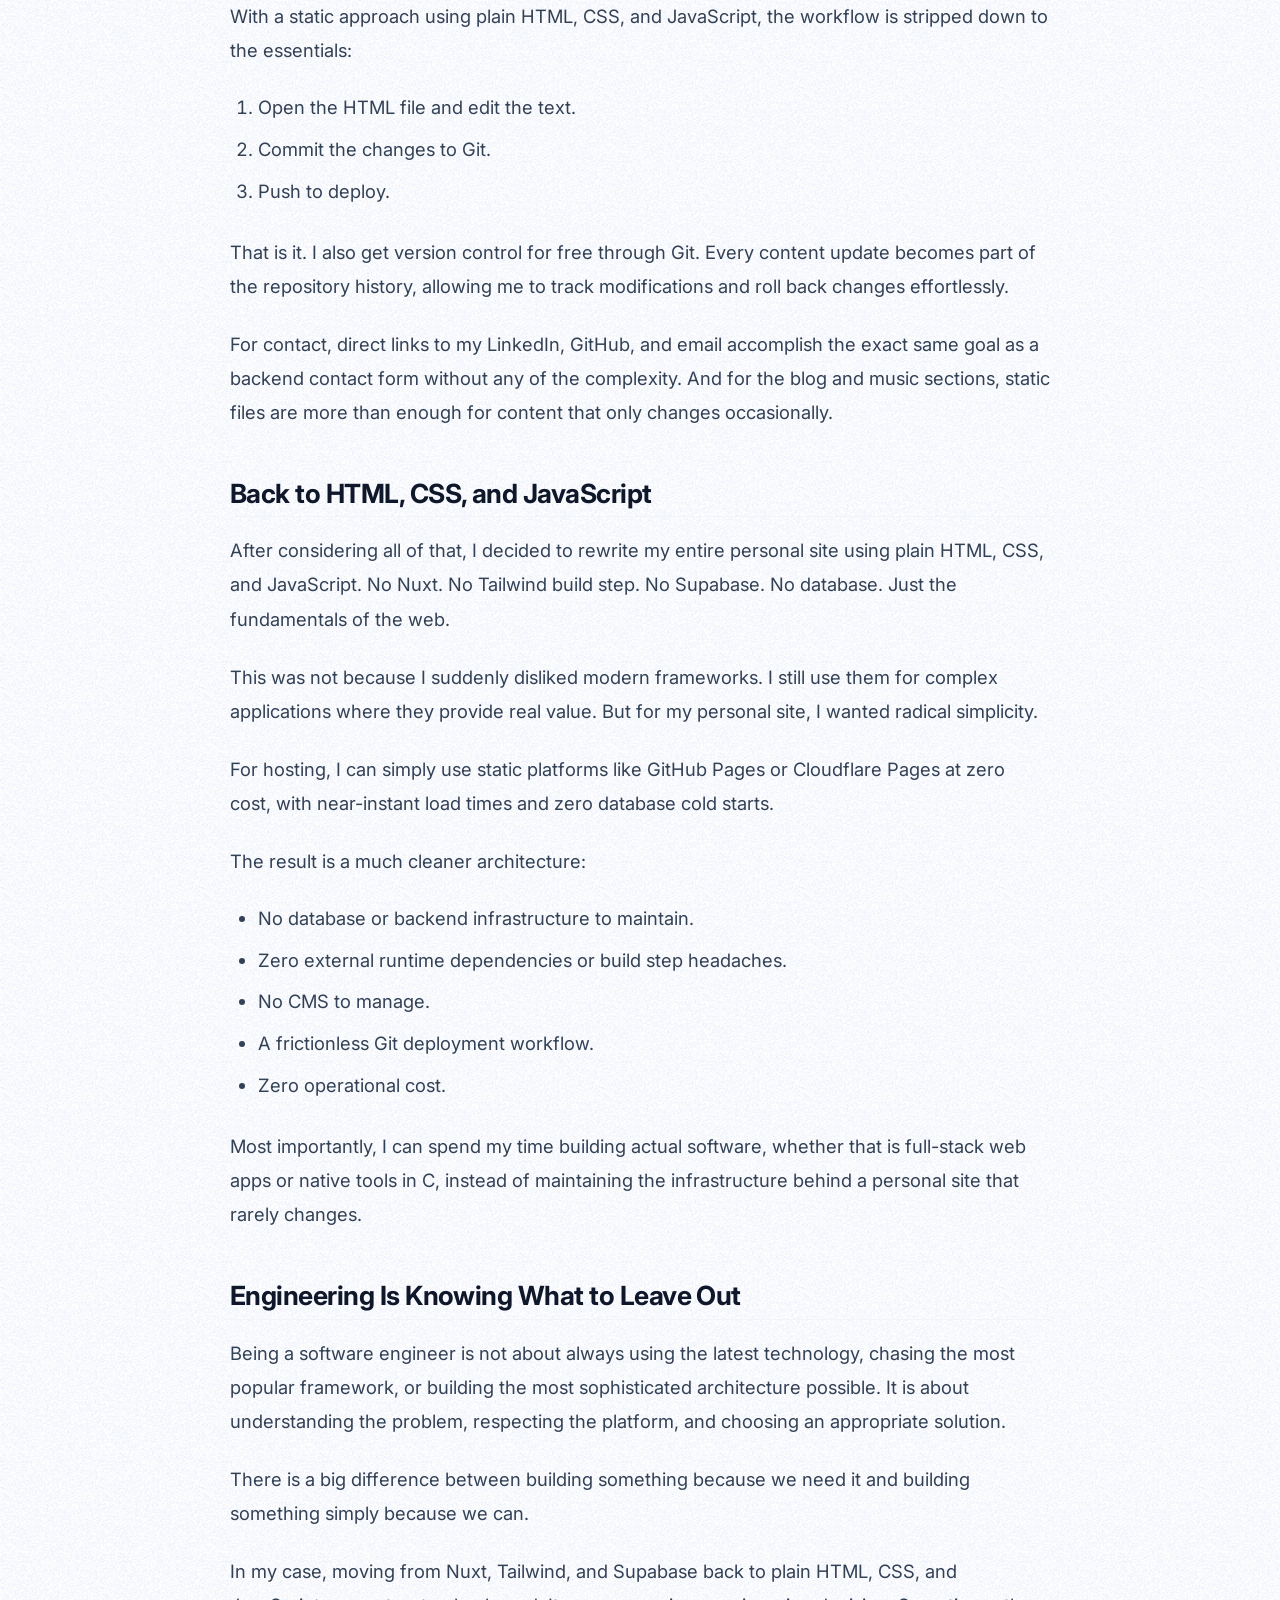
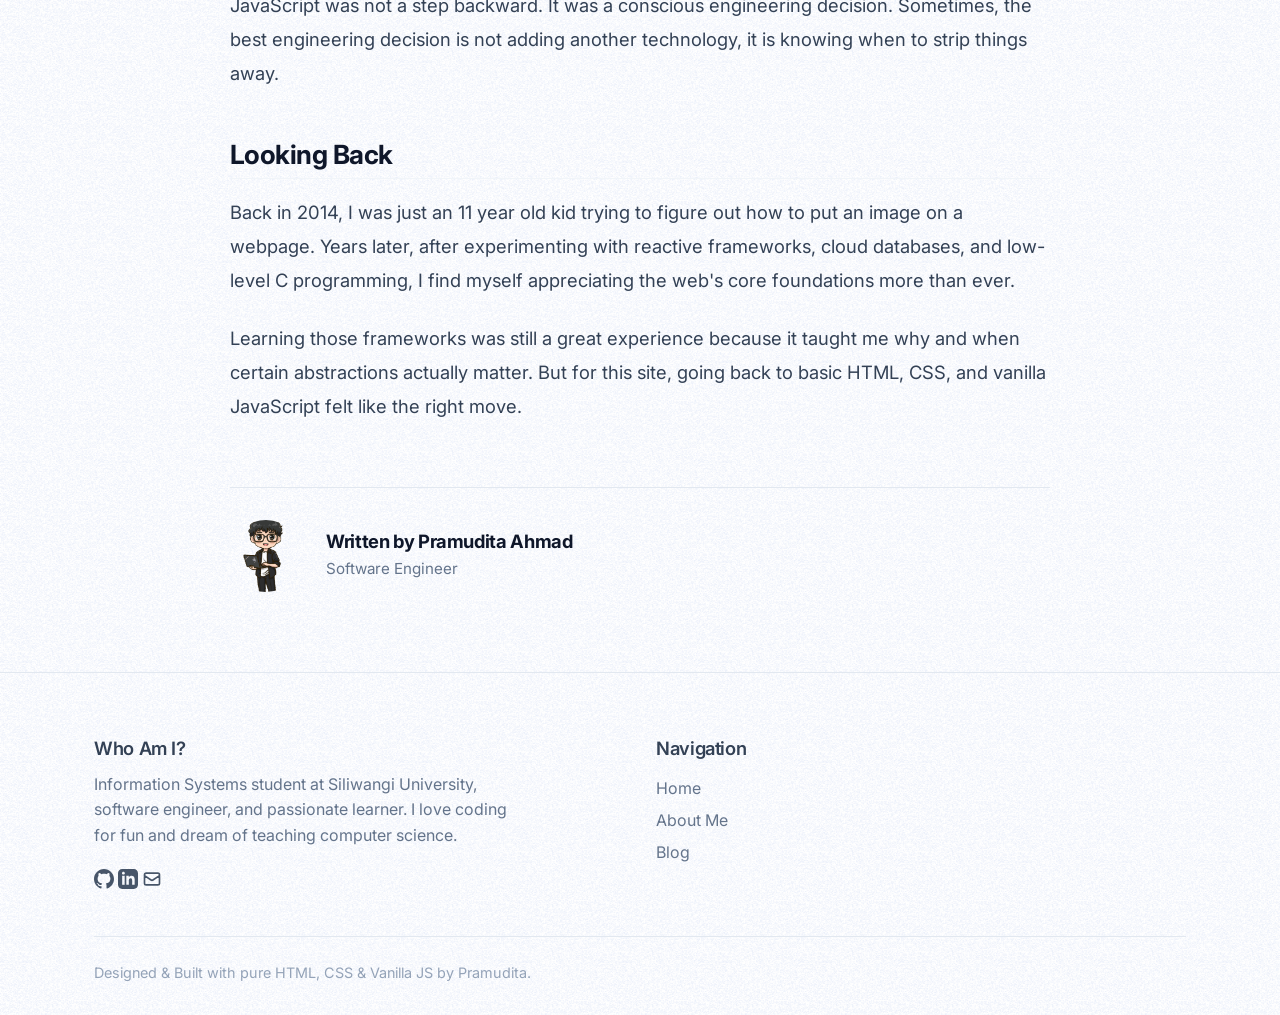
<file: blog/why-i-rewrote-my-personal-site.html>
<!DOCTYPE html>
<html lang="en">
<head>
  <meta charset="UTF-8">
  <meta name="viewport" content="width=device-width, initial-scale=1.0">
  <title>Why I Rewrote My Personal Site to HTML, CSS, and JavaScript | Pramudita</title>
  <meta name="description" content="Why I moved away from complex stacks like Nuxt, Supabase, and Tailwind, returning to pure HTML, modern CSS, and vanilla JavaScript.">
  <meta name="author" content="Pramudita Ahmad">
  <meta name="referrer" content="strict-origin-when-cross-origin">
  <link rel="canonical" href="https://pramahmad.github.io/personalsite/blog/why-i-rewrote-my-personal-site.html">

  <!-- Open Graph / Facebook / WhatsApp -->
  <meta property="og:type" content="article">
  <meta property="og:site_name" content="Pramudita">
  <meta property="og:title" content="Why I Rewrote My Personal Site to HTML, CSS, and JavaScript">
  <meta property="og:description" content="Why I moved away from complex stacks like Nuxt, Supabase, and Tailwind, returning to pure HTML, modern CSS, and vanilla JavaScript.">
  <meta property="og:url" content="https://pramahmad.github.io/personalsite/blog/why-i-rewrote-my-personal-site.html">
  <meta property="og:image" content="https://pramahmad.github.io/personalsite/assets/images/why-i-rewrote-my-personal-site-thumbnail.png">
  <meta property="og:image:secure_url" content="https://pramahmad.github.io/personalsite/assets/images/why-i-rewrote-my-personal-site-thumbnail.png">
  <meta property="og:image:type" content="image/png">
  <meta property="og:image:width" content="1200">
  <meta property="og:image:height" content="630">
  <meta property="og:image:alt" content="Why I Rewrote My Personal Site to HTML, CSS, and JavaScript article banner">
  <meta property="article:published_time" content="2026-11-17T00:00:00+07:00">
  <meta property="article:author" content="Pramudita Ahmad">
  <meta property="article:section" content="Web Architecture">
  <meta property="article:tag" content="HTML">
  <meta property="article:tag" content="CSS">
  <meta property="article:tag" content="JavaScript">

  <!-- Twitter / X -->
  <meta name="twitter:card" content="summary_large_image">
  <meta name="twitter:title" content="Why I Rewrote My Personal Site to HTML, CSS, and JavaScript">
  <meta name="twitter:description" content="Why I moved away from complex stacks like Nuxt, Supabase, and Tailwind, returning to pure HTML, modern CSS, and vanilla JavaScript.">
  <meta name="twitter:image" content="https://pramahmad.github.io/personalsite/assets/images/why-i-rewrote-my-personal-site-thumbnail.png">

  <link rel="icon" type="image/x-icon" href="../assets/images/favicon.ico">
  <!-- Fonts -->
  <link rel="preconnect" href="https://fonts.googleapis.com">
  <link rel="preconnect" href="https://fonts.gstatic.com" crossorigin>
  <link rel="stylesheet" href="https://fonts.googleapis.com/css2?family=Inter:wght@300;400;500;600;700;800&display=swap">
  <!-- Stylesheet -->
  <link rel="stylesheet" href="../assets/css/style.css">
</head>
<body>
  <div id="main">
    <!-- Navbar -->
    <header class="site-header">
      <div class="container">
        <div class="navbar-inner">
          <a href="../index.html" class="logo-brand">
            Pramudita
          </a>

          <nav>
            <ul class="nav-links">
              <li><a href="../index.html" class="nav-link">Home</a></li>
              <li><a href="../me.html" class="nav-link">About Me</a></li>
              <li><a href="index.html" class="nav-link active">Blog</a></li>
            </ul>
          </nav>

          <button class="hamburger-btn" id="hamburgerBtn" aria-label="Toggle navigation menu">
            <span></span>
            <span></span>
            <span></span>
          </button>
        </div>

        <div class="mobile-menu" id="mobileMenu">
          <a href="../index.html" class="mobile-link">Home</a>
          <a href="../me.html" class="mobile-link">About Me</a>
          <a href="index.html" class="mobile-link active">Blog</a>
        </div>
      </div>
    </header>

    <!-- Main Article -->
    <article class="section-hero">
      <div class="container">
        <div class="article-wrapper">
          <!-- Back link -->
          <div style="margin-bottom: 2rem;">
            <a href="index.html" class="btn-outline" style="font-size: 0.85rem; padding: 0.4rem 1.15rem;">
              &larr; Back to Articles
            </a>
          </div>

          <!-- Header -->
          <header class="article-header">
            <h1>Why I Rewrote My Personal Site from Nuxt, Supabase, and Tailwind to HTML, CSS, and JavaScript</h1>

            <!-- Metadata under title with Heroicons -->
            <div class="article-meta" style="margin-top: 1.25rem;">
              <span class="meta-item text-primary font-medium">
                <svg class="meta-icon" fill="none" viewBox="0 0 24 24" stroke="currentColor">
                  <path stroke-linecap="round" stroke-linejoin="round" d="M9.568 3H5.25A2.25 2.25 0 003 5.25v4.318c0 .597.237 1.17.659 1.591l9.581 9.581c.699.699 1.78.872 2.607.386a11.966 11.966 0 003.568-3.568c.486-.827.313-1.908-.386-2.607L9.568 3z" />
                  <path stroke-linecap="round" stroke-linejoin="round" d="M6 6h.008v.008H6V6z" />
                </svg>
                <span>Architecture & Philosophy</span>
              </span>

              <span class="meta-item">
                <svg class="meta-icon" fill="none" viewBox="0 0 24 24" stroke="currentColor">
                  <path stroke-linecap="round" stroke-linejoin="round" d="M15.75 6a3.75 3.75 0 11-7.5 0 3.75 3.75 0 017.5 0zM4.501 20.118a7.5 7.5 0 0114.998 0A17.933 17.933 0 0112 21.75c-2.676 0-5.216-.584-7.499-1.632z" />
                </svg>
                <span>Pramudita Ahmad</span>
              </span>

              <span class="meta-item">
                <svg class="meta-icon" fill="none" viewBox="0 0 24 24" stroke="currentColor">
                  <path stroke-linecap="round" stroke-linejoin="round" d="M6.75 3v2.25M17.25 3v2.25M3 18.75V7.5a2.25 2.25 0 012.25-2.25h13.5A2.25 2.25 0 0121 7.5v11.25m-18 0A2.25 2.25 0 005.25 21h13.5A2.25 2.25 0 0021 18.75m-18 0v-7.5A2.25 2.25 0 015.25 9h13.5A2.25 2.25 0 0121 11.25v7.5" />
                </svg>
                <time datetime="2026-11-17">Nov 17, 2026</time>
              </span>

              <span class="meta-item">
                <svg class="meta-icon" fill="none" viewBox="0 0 24 24" stroke="currentColor">
                  <path stroke-linecap="round" stroke-linejoin="round" d="M12 6v6h4.5m4.5 0a9 9 0 11-18 0 9 9 0 0118 0z" />
                </svg>
                <span>6 min read</span>
              </span>
            </div>
          </header>

          <!-- Featured Header Thumbnail Banner -->
          <div class="article-featured-image">
            <img src="../assets/images/why-i-rewrote-my-personal-site-thumbnail.png" alt="Why I Rewrote My Personal Site to HTML, CSS, and JavaScript" loading="eager">
          </div>

          <!-- Article Content -->
          <div class="article-body">
            <p>
              I think I first got to know web development around 2014. Back then, I was just a kid who wanted to build something on the internet.
            </p>
            <p>
              I started with HTML. Honestly, all I wanted was to put an image on a webpage. Sounds simple, right? Not for me back then. I spent hours struggling just to make an image show up properly. I was only 11 years old at the time, so that was probably to be expected.
            </p>
            <p>
              During that period, I also tried Bootstrap for the first time. I had no idea how to use it, and I did not manage to build anything useful with it either. But one thing stood out: there were so many technologies available for building websites. That was the spark that got me curious about web development.
            </p>

            <h2>Getting Started with My First Personal Site</h2>
            <p>
              Fast forward to around 2021, I started developing my first personal site.
            </p>
            <p>
              I remember watching tutorials by Sandhika Galih on YouTube. His videos introduced me to building websites using HTML, Bootstrap, and even hooking up a contact form to Google Sheets. It was a simple setup, but it made me realize that I could build something genuinely useful with just a few basic tools.
            </p>

            <div class="article-video-box">
              <div class="article-video-inner" data-youtube-id="LkR-9Z1sle8" data-video-title="Sandhika Galih (Web Programming UNPAS): NGOBAR #27, Membuat Website Portfolio dengan Bootstrap 5">
                <div class="video-facade">
                  <img src="../assets/images/sandhika-galih-bootstrap-wpu.jpg" alt="Sandhika Galih: NGOBAR #27 Membuat Website Portfolio dengan Bootstrap 5" class="video-facade-thumb">
                  <button type="button" class="video-play-btn" aria-label="Play video">
                    <svg viewBox="0 0 68 48" class="play-icon">
                      <path class="play-bg" d="M66.52,7.74c-0.78-2.93-2.49-5.41-5.42-6.19C55.79,.13,34,0,34,0S12.21,.13,6.9,1.55 C3.97,2.33,2.27,4.81,1.48,7.74C0.06,13.05,0,24,0,24s0.06,10.95,1.48,16.26c0.78,2.93,2.49,5.41,5.42,6.19 C12.21,47.87,34,48,34,48s21.79-0.13,27.1-1.55c2.93-0.78,4.64-3.26,5.42-6.19C67.94,34.95,68,24,68,24S67.94,13.05,66.52,7.74z" fill="#f00"></path>
                      <path d="M 45,24 27,14 27,34" fill="#fff"></path>
                    </svg>
                  </button>
                  <div class="video-facade-badge">NGOBAR #27</div>
                </div>
              </div>
              <div class="article-video-caption">
                <svg fill="currentColor" viewBox="0 0 24 24" aria-hidden="true">
                  <path d="M23.498 6.186a3.016 3.016 0 0 0-2.122-2.136C19.505 3.545 12 3.545 12 3.545s-7.505 0-9.377.505A3.017 3.017 0 0 0 .502 6.186C0 8.07 0 12 0 12s0 3.93.502 5.814a3.016 3.016 0 0 0 2.122 2.136c1.871.505 9.376.505 9.376.505s7.505 0 9.377-.505a3.015 3.015 0 0 0 2.122-2.136C24 15.93 24 12 24 12s0-3.93-.502-5.814zM9.545 15.568V8.432L15.818 12l-6.273 3.568z"/>
                </svg>
                <span>Tutorial: <strong>Sandhika Galih (Web Programming UNPAS)</strong>: <a href="https://www.youtube.com/watch?v=LkR-9Z1sle8" target="_blank" rel="noopener noreferrer">NGOBAR #27, Membuat Website Portfolio dengan Bootstrap 5</a></span>
              </div>
            </div>

            <p>
              That was when I started taking web development more seriously.
            </p>
            <p>
              I began exploring deeper into CSS and eventually moved to utility CSS frameworks like Tailwind CSS. Styling websites became surprisingly enjoyable. There was something satisfying about turning a plain HTML structure into an actual interface, and that was where my interest in frontend development really took off.
            </p>

            <h2>Exploring the Web Development Ecosystem</h2>
            <p>
              As I continued learning, I started exploring different technologies across the web stack.
            </p>
            <p>
              One of the first programming languages I encountered for the web was PHP. To be honest, PHP was not my favorite language at first, but it was part of the learning process and taught me a lot.
            </p>
            <p>
              At that point, I realized web development was much bigger than just HTML and CSS. There were frontend frameworks, backend runtimes, databases, state management, APIs, and endless tools to explore.
            </p>
            <p>
              Btw, my first experience with a modern frontend stack was React paired with Redux. And yeah, it was really difficult for me lol. There were so many concepts to grasp, and managing state with Redux felt overwhelming at the time.
            </p>
            <p>
              Then, one of my teachers suggested that I try Vue instead.
            </p>
            <p>
              <strong>And I fell in love with it. Seriously, thanks god I found Vue.</strong>
            </p>
            <p>
              I found Vue much more comfortable to work with. Its approach to components, templates, and reactivity made complete sense to me. I built quite a few prototypes using Vue and Tailwind CSS. It was a fun period because I could focus on building interfaces and experimenting with ideas instead of constantly fighting my tools.
            </p>

            <h2>I Needed a Backend +_+</h2>
            <p>
              Eventually, I started building applications that required more than just a frontend. I needed dynamic data, database integration, authentication, and backend capabilities.
            </p>
            <p>
              Since I was studying Software Engineering at a vocational high school (SMK), I was introduced to Supabase as a Backend as a Service (BaaS). At that time, Supabase was becoming popular, especially because it used PostgreSQL as its database engine.
            </p>
            <p>
              That was particularly interesting to me because I was already familiar with relational databases and SQL. Before that, Firebase was another option I had tried, but its document NoSQL approach felt less familiar than working with relational tables.
            </p>
            <p>
              Supabase felt like a natural fit. It allowed me to work with PostgreSQL without having to build and manage an entire backend from scratch. From there, my projects became more ambitious, and I started exploring more technologies and architecture patterns.
            </p>

            <h2>Building My Seriously Personal Site</h2>
            <p>
              After learning Vue and exploring backend technologies, I eventually started building a more complete version of my personal site.
            </p>
            <p>
              At this point, I wanted something more than just a simple webpage with my name and a list of projects. I wanted a digital home where I could introduce myself, showcase my work, share my thoughts, and give people a better understanding of who I am as a developer.
            </p>
            <p>
              The personal site was built using Nuxt, Tailwind CSS, Supabase, along with a few small helper JavaScript libraries.
            </p>
            <p>
              I chose Nuxt because I was already comfortable with Vue, and Nuxt provided a structured way to build a complete website. Tailwind CSS helped me build the interface faster, while Supabase handled the data and backend features.
            </p>
            <p>The website was designed around several main sections:</p>
            <ul>
              <li><strong>Hero Section:</strong> The first greeting visitors see. It introduces me, gives a brief overview of what I do, and provides a starting point for exploring the rest of the site.</li>
              <li><strong>About Me:</strong> A place where I share more about my background, interests, and journey in software engineering.</li>
              <li><strong>Projects:</strong> A collection of projects I worked on, including descriptions, tech stacks, and source links.</li>
              <li><strong>Blog:</strong> A space where I write about technical experiences, things I learned, personal opinions, and random thoughts related to software engineering.</li>
              <li><strong>Contact:</strong> Direct ways to reach me through email and social media.</li>
              <li><strong>My Music:</strong> A personal touch displaying some of my favorite tracks. I think a personal site does not always have to be strictly corporate, adding something personal makes it feel more like me.</li>
            </ul>
            <blockquote>
              "I can do anything I want, it's my personal site loller."
            </blockquote>

            <h2>Why Did I Choose Supabase</h2>
            <p>
              One of the key parts of this project was how I managed its content. Since I wanted the personal site to be dynamic, I wanted a way to manage project information, blog posts, and other content without manually changing frontend code every time.
            </p>
            <p>
              I used Supabase as the backend, with PostgreSQL as the database. Instead of hardcoding everything into templates, I could store and retrieve content dynamically.
            </p>
            <p>
              At the time, that felt like a reasonable architectural decision. Connecting Nuxt to Supabase also gave me an opportunity to explore database queries, API requests, and client-server communication. It was not just about making my site work, it was also a great learning experience.
            </p>

            <h2>But Do I Really Need All of That?</h2>
            <p>
              After using this setup for a while, I started looking at the project from a different perspective.
            </p>
            <p>
              The personal site was working fine, and I had no complaints about Nuxt or Supabase as tools. The question was whether that architecture still made sense for what the website actually needed.
            </p>
            <p>
              Think about how often I update my personal site. Maybe once every two months, and usually just to add one new project. The blog is something I update occasionally rather than every day. My music section does not need frequent changes either. And for contact, most people who reach out contact me directly through social media anyway.
            </p>
            <p>
              So I started questioning the value of maintaining a database and a CMS workflow for a small amount of relatively static information. Was I solving an actual problem, or was I just maintaining a system I did not really need?
            </p>

            <h2>The Cost of Keeping Things Dynamic</h2>
            <p>
              Another thing I started considering was the operational cost and external dependencies.
            </p>
            <p>
              Supabase offers a generous free tier, which is great for personal projects. However, free services come with usage quotas, resource limitations, and inactivity policies that pause your database if there is no traffic for a while. I did not like having an external cloud dependency just to display a few project entries and blog posts.
            </p>
            <p>
              On the other hand, what if I hosted my own backend and database on a VPS? Let's assume I rent a small VPS for around IDR 150,000 per month. It might seem affordable at first, but the cost adds up over time:
            </p>

            <div class="table-container">
              <table>
                <thead>
                  <tr>
                    <th>Period</th>
                    <th>Estimated Cost</th>
                  </tr>
                </thead>
                <tbody>
                  <tr>
                    <td>1 month</td>
                    <td>IDR 150,000</td>
                  </tr>
                  <tr>
                    <td>1 year</td>
                    <td>IDR 1,800,000</td>
                  </tr>
                  <tr>
                    <td>2 years</td>
                    <td>IDR 3,600,000</td>
                  </tr>
                  <tr>
                    <td>3 years</td>
                    <td>IDR 5,400,000</td>
                  </tr>
                </tbody>
              </table>
            </div>
            <p class="article-note">
              Note: These figures are estimates based on a fixed monthly VPS cost of IDR 150,000, excluding domain registration, backups, and server maintenance overhead.
            </p>

            <p>
              Spending IDR 5.4 million over three years, plus handling server monitoring, security updates, and backups, just to keep a personal site alive felt excessive. I enjoy Linux system administration, but enjoying something does not mean I should force it into every small project.
            </p>

            <h2>What Programming in C Taught Me About Web Bloat</h2>
            <p>
              Around that same time, my focus shifted toward systems programming in C across Linux and Windows. I built native desktop applications, wrote a lightweight relational database client from scratch, and created a CLI music player.
            </p>
            <p>
              Working with C changes how you think about software. When you build native applications or CLI tools in C, you become hyper-aware of memory, dependencies, and what the machine is actually doing under the hood. Your program compiles into a tiny, fast binary that does exactly what it needs to do, nothing more, nothing less.
            </p>
            <p>
              Then I looked back at my personal site.
            </p>
            <p>
              To render a few pages of text, links, and images, I was relying on a massive <code>node_modules</code> folder, a reactive JavaScript framework, a CSS build pipeline, and remote API calls to a cloud database. After experiencing the raw simplicity and speed of native C programs, my web stack suddenly felt unnecessarily bloated.
            </p>
            <p>
              I realized I wanted my personal site to reflect that same philosophy: close to the platform of the browser, zero unnecessary abstractions, and completely self-contained.
            </p>

            <h2>Do I Really Need a CMS?</h2>
            <p>
              When I looked closely at my workflow, the contrast became even clearer.
            </p>
            <p>With a dynamic CMS-based approach, I had to maintain:</p>
            <ul>
              <li>The content management interface.</li>
              <li>The PostgreSQL database and its schema.</li>
              <li>The connection and environment variables between Nuxt and Supabase.</li>
              <li>API requests, loading states, and error handling.</li>
              <li>External service availability.</li>
              <li>Build and deployment configurations.</li>
            </ul>

            <p>With a static approach using plain HTML, CSS, and JavaScript, the workflow is stripped down to the essentials:</p>
            <ol>
              <li>Open the HTML file and edit the text.</li>
              <li>Commit the changes to Git.</li>
              <li>Push to deploy.</li>
            </ol>
            <p>
              That is it. I also get version control for free through Git. Every content update becomes part of the repository history, allowing me to track modifications and roll back changes effortlessly.
            </p>
            <p>
              For contact, direct links to my LinkedIn, GitHub, and email accomplish the exact same goal as a backend contact form without any of the complexity. And for the blog and music sections, static files are more than enough for content that only changes occasionally.
            </p>

            <h2>Back to HTML, CSS, and JavaScript</h2>
            <p>
              After considering all of that, I decided to rewrite my entire personal site using plain HTML, CSS, and JavaScript. No Nuxt. No Tailwind build step. No Supabase. No database. Just the fundamentals of the web.
            </p>
            <p>
              This was not because I suddenly disliked modern frameworks. I still use them for complex applications where they provide real value. But for my personal site, I wanted radical simplicity.
            </p>
            <p>
              For hosting, I can simply use static platforms like GitHub Pages or Cloudflare Pages at zero cost, with near-instant load times and zero database cold starts.
            </p>
            <p>The result is a much cleaner architecture:</p>
            <ul>
              <li>No database or backend infrastructure to maintain.</li>
              <li>Zero external runtime dependencies or build step headaches.</li>
              <li>No CMS to manage.</li>
              <li>A frictionless Git deployment workflow.</li>
              <li>Zero operational cost.</li>
            </ul>
            <p>
              Most importantly, I can spend my time building actual software, whether that is full-stack web apps or native tools in C, instead of maintaining the infrastructure behind a personal site that rarely changes.
            </p>

            <h2>Engineering Is Knowing What to Leave Out</h2>
            <p>
              Being a software engineer is not about always using the latest technology, chasing the most popular framework, or building the most sophisticated architecture possible. It is about understanding the problem, respecting the platform, and choosing an appropriate solution.
            </p>
            <p>
              There is a big difference between building something because we need it and building something simply because we can.
            </p>
            <p>
              In my case, moving from Nuxt, Tailwind, and Supabase back to plain HTML, CSS, and JavaScript was not a step backward. It was a conscious engineering decision. Sometimes, the best engineering decision is not adding another technology, it is knowing when to strip things away.
            </p>

            <h2>Looking Back</h2>
            <p>
              Back in 2014, I was just an 11 year old kid trying to figure out how to put an image on a webpage. Years later, after experimenting with reactive frameworks, cloud databases, and low-level C programming, I find myself appreciating the web's core foundations more than ever.
            </p>
            <p>
              Learning those frameworks was still a great experience because it taught me why and when certain abstractions actually matter. But for this site, going back to basic HTML, CSS, and vanilla JavaScript felt like the right move.
            </p>
          </div>

          <!-- Bottom Author Bio -->
          <div style="margin-top: 4rem; padding-top: 2rem; border-top: 1px solid var(--border-color); display: flex; align-items: center; gap: 1.5rem;">
            <img src="../assets/images/avatar.png" alt="Pramudita" style="width: 72px; height: 72px; border-radius: 9999px; object-fit: cover;">
            <div>
              <h3 style="font-size: 1.15rem; margin-bottom: 0.25rem;">Written by Pramudita Ahmad</h3>
              <p class="text-slate-500" style="margin: 0; font-size: 0.95rem;">
                Software Engineer
              </p>
            </div>
          </div>
        </div>
      </div>
    </article>

    <!-- Footer -->
    <footer class="site-footer">
      <div class="container">
        <div class="grid grid-cols-2 gap-8">
          <div>
            <h5 class="text-slate-700 font-semibold" style="font-size: 1.15rem; margin-bottom: 0.75rem;">Who Am I?</h5>
            <p class="text-slate-500" style="margin-bottom: 1.25rem; max-width: 420px;">
              Information Systems student at Siliwangi University, software engineer, and passionate learner. I love coding for fun and dream of teaching computer science.
            </p>
            <div class="footer-social-links">
              <a href="https://github.com/pramahmad" target="_blank" rel="noopener noreferrer" title="GitHub">
                <svg width="20" height="20" fill="currentColor" viewBox="0 0 24 24"><path d="M12 0c-6.626 0-12 5.373-12 12 0 5.302 3.438 9.8 8.207 11.387.599.111.793-.261.793-.577v-2.234c-3.338.726-4.033-1.416-4.033-1.416-.546-1.387-1.333-1.756-1.333-1.756-1.089-.745.083-.729.083-.729 1.205.084 1.839 1.237 1.839 1.237 1.07 1.834 2.807 1.304 3.492.997.107-.775.418-1.305.762-1.604-2.665-.305-5.467-1.334-5.467-5.931 0-1.311.469-2.381 1.236-3.221-.124-.303-.535-1.524.117-3.176 0 0 1.008-.322 3.301 1.23.957-.266 1.983-.399 3.003-.404 1.02.005 2.047.138 3.006.404 2.291-1.552 3.297-1.23 3.297-1.23.653 1.653.242 2.874.118 3.176.77.84 1.235 1.911 1.235 3.221 0 4.609-2.807 5.624-5.479 5.921.43.372.823 1.102.823 2.222v3.293c0 .319.192.694.801.576 4.765-1.589 8.199-6.086 8.199-11.386 0-6.627-5.373-12-12-12z"/></svg>
              </a>
              <a href="https://www.linkedin.com/in/pramudita-ahmad-4ba11a232/" target="_blank" rel="noopener noreferrer" title="LinkedIn">
                <svg width="20" height="20" fill="currentColor" viewBox="0 0 24 24"><path d="M19 0h-14c-2.761 0-5 2.239-5 5v14c0 2.761 2.239 5 5 5h14c2.762 0 5-2.239 5-5v-14c0-2.761-2.238-5-5-5zm-11 19h-3v-11h3v11zm-1.5-12.268c-.966 0-1.75-.79-1.75-1.764s.784-1.764 1.75-1.764 1.75.79 1.75 1.764-.783 1.764-1.75 1.764zm13.5 12.268h-3v-5.604c0-3.368-4-3.113-4 0v5.604h-3v-11h3v1.765c1.396-2.586 7-2.777 7 2.476v6.759z"/></svg>
              </a>
              <a href="mailto:pramuditaadit2810@gmail.com" title="Email">
                <svg width="20" height="20" fill="none" stroke="currentColor" stroke-width="2" viewBox="0 0 24 24"><path stroke-linecap="round" stroke-linejoin="round" d="M3 8l7.89 5.26a2 2 0 002.22 0L21 8M5 19h14a2 2 0 002-2V7a2 2 0 00-2-2H5a2 2 0 00-2 2v10a2 2 0 002 2z"/></svg>
              </a>
            </div>
          </div>

          <div>
            <h5 class="text-slate-700 font-semibold" style="font-size: 1.15rem; margin-bottom: 0.75rem;">Navigation</h5>
            <ul style="list-style: none; padding: 0; margin: 0; line-height: 2;">
              <li><a href="../index.html" class="text-slate-500" style="text-decoration: none;">Home</a></li>
              <li><a href="../me.html" class="text-slate-500" style="text-decoration: none;">About Me</a></li>
              <li><a href="index.html" class="text-slate-500" style="text-decoration: none;">Blog</a></li>
            </ul>
          </div>
        </div>

        <div class="footer-bottom">
          <p class="text-slate-400" style="margin: 0; font-size: 0.9rem;">
            Designed &amp; Built with pure HTML, CSS &amp; Vanilla JS by Pramudita.
          </p>
        </div>
      </div>
    </footer>
  </div>

  <script src="../assets/js/main.js"></script>
</body>
</html>
</file>
<file: assets/css/style.css>
@import url('https://fonts.googleapis.com/css2?family=Inter:wght@300;400;500;600;700;800&display=swap');

/* ============================================================
   RESET & CORE VARIABLES (MINIMALIST MODERN)
   ============================================================ */
:root {
  --primary: #3b82f6;
  --primary-hover: #2563eb;
  --primary-light: #60a5fa;
  --text-dark: #0f172a;
  --text-slate: #1e293b;
  --text-body: #475569;
  --text-muted: #94a3b8;
  --bg-page: #ffffff;
  --bg-card: #f8fafc;
  --bg-gray: #f1f5f9;
  --border-color: #e2e8f0;
  --font-family: 'Inter', -apple-system, BlinkMacSystemFont, 'Segoe UI', Roboto, sans-serif;
  --radius-sm: 8px;
  --radius-md: 12px;
  --radius-lg: 16px;
  --radius-xl: 24px;
  --radius-full: 9999px;
  --shadow-sm: 0 1px 2px 0 rgba(0, 0, 0, 0.05);
  --shadow-md: 0 4px 6px -1px rgba(0, 0, 0, 0.08), 0 2px 4px -1px rgba(0, 0, 0, 0.04);
  --shadow-lg: 0 10px 15px -3px rgba(0, 0, 0, 0.08), 0 4px 6px -2px rgba(0, 0, 0, 0.04);
  --shadow-xl: 0 20px 25px -5px rgba(0, 0, 0, 0.08), 0 10px 10px -5px rgba(0, 0, 0, 0.03);
}

* {
  box-sizing: border-box;
  margin: 0;
  padding: 0;
}

html {
  scroll-behavior: smooth;
}

body {
  font-family: var(--font-family);
  color: var(--text-body);
  background-color: var(--bg-page);
  line-height: 1.6;
  -webkit-font-smoothing: antialiased;
}

#main {
  min-height: 100vh;
  display: flex;
  flex-direction: column;
  background-image: url('../images/noise.webp');
  background-repeat: repeat;
  background-size: 100px;
}

/* ============================================================
   TYPOGRAPHY
   ============================================================ */
h1, h2, h3, h4, h5, h6 {
  font-family: var(--font-family);
  color: var(--text-dark);
  font-weight: 700;
  line-height: 1.25;
  letter-spacing: -0.02em;
}

h1 { font-size: 2.25rem; }
h2 { font-size: 1.875rem; }
h3 { font-size: 1.35rem; }
h4 { font-size: 1.125rem; }

p {
  margin-bottom: 1.25rem;
}

a {
  color: inherit;
  text-decoration: none;
  transition: all 0.2s ease;
}

.text-primary { color: var(--primary); }
.text-slate-900 { color: #0f172a; }
.text-slate-800 { color: #1e293b; }
.text-slate-700 { color: #334155; }
.text-slate-500 { color: #64748b; }
.text-slate-400 { color: #94a3b8; }
.font-semibold { font-weight: 600; }
.font-bold { font-weight: 700; }
.font-medium { font-weight: 500; }

/* ============================================================
   LAYOUT & CONTAINER
   ============================================================ */
.container {
  width: 100%;
  max-width: 1140px;
  margin-left: auto;
  margin-right: auto;
  padding-left: 1.5rem;
  padding-right: 1.5rem;
}

.section {
  padding-top: 4rem;
  padding-bottom: 4rem;
}

.section-hero {
  padding-top: 7.5rem;
  padding-bottom: 4rem;
}

.grid {
  display: grid;
  gap: 2rem;
}

.grid-cols-1 { grid-template-columns: 1fr; }
.grid-cols-2 { grid-template-columns: repeat(2, 1fr); }
.grid-cols-3 { grid-template-columns: repeat(3, 1fr); }

.flex { display: flex; }
.flex-col { flex-direction: column; }
.items-center { align-items: center; }
.justify-between { justify-content: space-between; }
.justify-center { justify-content: center; }
.flex-wrap { flex-wrap: wrap; }
.gap-2 { gap: 0.5rem; }
.gap-3 { gap: 0.75rem; }
.gap-4 { gap: 1rem; }
.gap-6 { gap: 1.5rem; }
.gap-8 { gap: 2rem; }

/* ============================================================
   BUTTONS (ROUNDED PILLS)
   ============================================================ */
.btn {
  display: inline-flex;
  align-items: center;
  justify-content: center;
  gap: 0.5rem;
  border-radius: var(--radius-full);
  padding: 0.75rem 2rem;
  font-size: 1rem;
  font-weight: 600;
  line-height: 1.25;
  cursor: pointer;
  border: 1px solid transparent;
  transition: all 0.3s ease;
  user-select: none;
}

.btn-primary {
  background-color: var(--primary);
  color: #ffffff;
  border-color: var(--primary-light);
  box-shadow: 0 4px 6px -1px rgba(59, 130, 246, 0.25);
}

.btn-primary:hover {
  background-color: var(--primary-hover);
  box-shadow: 0 10px 15px -3px rgba(59, 130, 246, 0.35);
  transform: translateY(-2px);
  color: #ffffff;
}

.btn-dark {
  background-color: #0f172a;
  color: #ffffff;
}

.btn-dark:hover {
  background-color: transparent;
  border-color: #0f172a;
  color: #0f172a;
  transform: translateY(-2px);
}

.btn-outline {
  display: inline-flex;
  align-items: center;
  gap: 0.5rem;
  border: 1px solid #1e293b;
  color: #1e293b;
  background: transparent;
  border-radius: var(--radius-full);
  padding: 0.65rem 1.5rem;
  font-weight: 600;
  font-size: 0.95rem;
  transition: all 0.2s ease;
}

.btn-outline:hover {
  color: var(--primary);
  border-color: var(--primary);
  transform: translateY(-2px);
}

/* ============================================================
   NAVBAR
   ============================================================ */
.site-header {
  position: fixed;
  top: 0;
  left: 0;
  width: 100%;
  z-index: 1000;
  padding: 1.25rem 0;
  background-color: transparent;
  transition: all 0.3s ease;
}

.site-header.scrolled {
  background-color: rgba(255, 255, 255, 0.85);
  backdrop-filter: blur(8px);
  -webkit-backdrop-filter: blur(8px);
  border-bottom: 1px solid var(--border-color);
  box-shadow: var(--shadow-sm);
  padding: 0.75rem 0;
}

.navbar-inner {
  display: flex;
  align-items: center;
  justify-content: space-between;
}

.logo-brand {
  font-size: 1.35rem;
  font-weight: 700;
  color: var(--primary);
  letter-spacing: -0.01em;
}

.nav-links {
  display: flex;
  align-items: center;
  list-style: none;
}

.nav-link {
  font-size: 0.95rem;
  font-weight: 500;
  color: #0f172a;
  padding: 0.5rem 1.25rem;
  transition: color 0.2s;
}

.nav-link:hover,
.nav-link.active {
  color: #1d4ed8;
  text-decoration: underline;
}

.hamburger-btn {
  display: none;
  flex-direction: column;
  justify-content: center;
  gap: 5px;
  width: 36px;
  height: 36px;
  background: transparent;
  border: none;
  cursor: pointer;
  padding: 4px;
}

.hamburger-btn span {
  display: block;
  height: 2px;
  width: 28px;
  background-color: #0f172a;
  transition: all 0.3s ease;
  transform-origin: center;
}

.hamburger-btn.active span:nth-child(1) {
  transform: rotate(45deg) translate(5px, 5px);
}

.hamburger-btn.active span:nth-child(2) {
  opacity: 0;
}

.hamburger-btn.active span:nth-child(3) {
  transform: rotate(-45deg) translate(5px, -5px);
}

.mobile-menu {
  display: none;
  position: absolute;
  top: 100%;
  right: 1.5rem;
  width: 200px;
  background-color: #ffffff;
  border-radius: var(--radius-md);
  box-shadow: var(--shadow-xl);
  padding: 1rem 0;
  flex-direction: column;
  border: 1px solid var(--border-color);
}

.mobile-menu.open {
  display: flex;
}

.mobile-link {
  padding: 0.65rem 1.5rem;
  font-size: 0.95rem;
  font-weight: 500;
  color: #0f172a;
}

.mobile-link:hover,
.mobile-link.active {
  color: var(--primary);
  background-color: #f8fafc;
}

/* ============================================================
   SERVICE CARD (MINIMALIST)
   ============================================================ */
.service-card {
  padding: 1.75rem;
  border-radius: var(--radius-lg);
  background-color: #f8fafc;
  border: 1px solid var(--border-color);
  transition: all 0.3s ease;
  display: flex;
  flex-direction: column;
  justify-content: space-between;
}

.service-card:hover {
  transform: translateY(-4px);
  box-shadow: var(--shadow-md);
  background-color: #ffffff;
}

.service-icon {
  display: inline-flex;
  align-items: center;
  justify-content: center;
  margin-bottom: 1rem;
}

.service-card h3 {
  font-size: 1.15rem;
  font-weight: 600;
  color: #111827;
  margin-bottom: 0.5rem;
}

.service-card p {
  color: #64748b;
  font-size: 0.95rem;
  line-height: 1.6;
  margin-bottom: 0;
}

/* ============================================================
   ARTICLE & BLOG STYLES (LONG-FORM READING)
   ============================================================ */
.article-wrapper {
  max-width: 820px;
  margin: 0 auto;
  padding: 1rem 0;
}

.article-header {
  border-bottom: 1px solid var(--border-color);
  padding-bottom: 2rem;
  margin-bottom: 2.5rem;
}

.article-header h1 {
  font-size: 2.35rem;
  line-height: 1.25;
  color: #0f172a;
  margin-bottom: 1rem;
}

.article-meta {
  display: flex;
  align-items: center;
  flex-wrap: wrap;
  gap: 0.75rem 1.5rem;
  color: #64748b;
  font-size: 0.95rem;
}

.article-meta .badge {
  background-color: #eff6ff;
  color: var(--primary);
  padding: 0.25rem 0.75rem;
  border-radius: var(--radius-full);
  font-weight: 600;
  font-size: 0.85rem;
}

/* Featured Article Header Image / Thumbnail */
.article-featured-image {
  margin: 0 0 2.5rem 0;
  border-radius: var(--radius-lg);
  overflow: hidden;
  border: 1px solid var(--border-color);
  box-shadow: var(--shadow-md);
  background-color: #0f172a;
}

.article-featured-image img {
  width: 100%;
  height: auto;
  aspect-ratio: 1200 / 630;
  object-fit: cover;
  display: block;
}

.article-body {
  font-size: 1.15rem;
  line-height: 1.85;
  color: #334155;
}

.article-body h2 {
  font-size: 1.65rem;
  color: #0f172a;
  margin-top: 3rem;
  margin-bottom: 1rem;
  padding-bottom: 0.4rem;
  border-bottom: 1px solid #f1f5f9;
}

.article-body h3 {
  font-size: 1.3rem;
  color: #1e293b;
  margin-top: 2rem;
  margin-bottom: 0.75rem;
}

.article-body p {
  margin-bottom: 1.5rem;
}

.article-body blockquote {
  border-left: 4px solid var(--primary);
  background-color: #f8fafc;
  padding: 1rem 1.5rem;
  border-radius: 0 var(--radius-md) var(--radius-md) 0;
  margin: 2rem 0;
  font-style: italic;
  color: #475569;
}

.article-body ul, .article-body ol {
  margin: 1.25rem 0 1.75rem 1.75rem;
  color: #334155;
}

.article-body li {
  margin-bottom: 0.6rem;
  line-height: 1.75;
}

.article-body table {
  width: 100%;
  border-collapse: collapse;
  margin: 2rem 0;
  background-color: #ffffff;
  border-radius: var(--radius-md);
  overflow: hidden;
  box-shadow: var(--shadow-sm);
  border: 1px solid var(--border-color);
}

.article-body th {
  background-color: #f8fafc;
  color: #0f172a;
  text-align: left;
  padding: 0.85rem 1.25rem;
  font-weight: 600;
  border-bottom: 2px solid var(--border-color);
}

.article-body td {
  padding: 0.85rem 1.25rem;
  border-bottom: 1px solid var(--border-color);
  color: #475569;
}

.article-body tr:last-child td {
  border-bottom: none;
}

.article-note {
  font-size: 0.95rem;
  color: #64748b;
  font-style: italic;
  margin-top: -1rem;
  margin-bottom: 2rem;
}

.article-body code {
  background-color: #f1f5f9;
  color: #0f172a;
  padding: 0.2rem 0.45rem;
  border-radius: 4px;
  font-size: 0.9em;
  font-family: ui-monospace, SFMono-Regular, Menlo, Monaco, Consolas, monospace;
}

.article-body pre {
  background-color: #0f172a;
  color: #f8fafc;
  padding: 1.25rem 1.5rem;
  border-radius: var(--radius-md);
  overflow-x: auto;
  margin: 1.75rem 0;
  font-family: ui-monospace, SFMono-Regular, Menlo, Monaco, Consolas, monospace;
  font-size: 0.95rem;
  line-height: 1.6;
}

.article-body pre code {
  background: transparent;
  color: inherit;
  padding: 0;
  border-radius: 0;
  font-size: inherit;
}

.code-output {
  background-color: #f8fafc;
  border: 1px solid var(--border-color);
  border-left: 4px solid #64748b;
  padding: 0.85rem 1.25rem;
  border-radius: 0 var(--radius-md) var(--radius-md) 0;
  margin: 1rem 0 1.5rem 0;
  font-family: ui-monospace, SFMono-Regular, Menlo, Monaco, Consolas, monospace;
  font-size: 0.9rem;
  color: #1e293b;
  overflow-x: auto;
}

.code-output code {
  background: transparent;
  padding: 0;
  color: inherit;
}

.article-callout {
  background-color: #eff6ff;
  border-left: 4px solid var(--primary);
  padding: 1rem 1.25rem;
  border-radius: 0 var(--radius-md) var(--radius-md) 0;
  margin: 1.75rem 0;
  color: #1e3a8a;
}

.article-callout p {
  margin: 0;
  font-size: 1rem;
}

/* Responsive Video Embed Container */
.article-video-box {
  margin: 2.25rem 0;
  border-radius: var(--radius-lg);
  overflow: hidden;
  border: 1px solid var(--border-color);
  background-color: #0f172a;
  box-shadow: var(--shadow-md);
}

.article-video-inner {
  position: relative;
  width: 100%;
  aspect-ratio: 16 / 9;
}

.article-video-inner iframe {
  position: absolute;
  top: 0;
  left: 0;
  width: 100%;
  height: 100%;
  border: 0;
}

.article-video-caption {
  display: flex;
  align-items: center;
  gap: 0.6rem;
  padding: 0.85rem 1.25rem;
  background-color: #f8fafc;
  border-top: 1px solid var(--border-color);
  font-size: 0.9rem;
  color: var(--text-body);
  line-height: 1.5;
}

.article-video-caption svg {
  flex-shrink: 0;
  width: 1.25rem;
  height: 1.25rem;
  color: #ef4444;
}

.article-video-caption a {
  color: var(--primary);
  font-weight: 500;
  text-decoration: underline;
}

.article-video-caption a:hover {
  color: var(--primary-hover);
}

/* Video Facade (Instant load & fallback when opened via file:// protocol) */
.video-facade {
  position: relative;
  width: 100%;
  height: 100%;
  cursor: pointer;
  overflow: hidden;
  background-color: #0f172a;
  display: flex;
  align-items: center;
  justify-content: center;
}

.video-facade-thumb {
  position: absolute;
  top: 0;
  left: 0;
  width: 100%;
  height: 100%;
  object-fit: cover;
  transition: transform 0.3s ease, filter 0.3s ease;
}

.video-facade:hover .video-facade-thumb {
  transform: scale(1.02);
  filter: brightness(0.92);
}

.video-play-btn {
  position: relative;
  z-index: 2;
  background: transparent;
  border: none;
  cursor: pointer;
  padding: 0;
  filter: drop-shadow(0 4px 12px rgba(0, 0, 0, 0.4));
  transition: transform 0.2s ease;
}

.video-play-btn .play-icon {
  width: 68px;
  height: 48px;
  display: block;
}

.video-facade:hover .video-play-btn {
  transform: scale(1.12);
}

.video-facade-badge {
  position: absolute;
  top: 0.85rem;
  left: 0.85rem;
  z-index: 2;
  background-color: rgba(15, 23, 42, 0.85);
  backdrop-filter: blur(4px);
  color: #f8fafc;
  font-size: 0.75rem;
  font-weight: 600;
  padding: 0.25rem 0.6rem;
  border-radius: var(--radius-sm);
  border: 1px solid rgba(255, 255, 255, 0.15);
}

/* Responsive Table Wrapper */
.table-container {
  width: 100%;
  overflow-x: auto;
  -webkit-overflow-scrolling: touch;
  margin: 1.75rem 0;
  border-radius: var(--radius-md);
  border: 1px solid var(--border-color);
  background-color: #ffffff;
  box-shadow: var(--shadow-sm);
}

.table-container table {
  width: 100%;
  min-width: 560px;
  margin: 0 !important;
  border: none !important;
  box-shadow: none !important;
  border-collapse: collapse;
}

/* Bilingual Language Switcher */
.lang-switcher-wrapper {
  margin-top: 1.5rem;
  margin-bottom: 0.5rem;
}

.lang-switcher {
  display: inline-flex;
  align-items: center;
  background-color: #f1f5f9;
  border-radius: var(--radius-full);
  padding: 0.3rem;
  gap: 0.35rem;
  border: 1px solid var(--border-color);
}

.lang-btn {
  background: transparent;
  border: none;
  font-family: inherit;
  font-size: 0.85rem;
  font-weight: 600;
  color: #64748b;
  padding: 0.4rem 0.95rem;
  border-radius: var(--radius-full);
  cursor: pointer;
  transition: all 0.2s ease;
  display: inline-flex;
  align-items: center;
  gap: 0.4rem;
}

.lang-btn:hover {
  color: #0f172a;
}

.lang-btn.active {
  background-color: #ffffff;
  color: var(--primary);
  box-shadow: 0 1px 3px rgba(0, 0, 0, 0.08);
}

.lang-content {
  transition: opacity 0.2s ease;
}

/* Home Blog Card */
.home-blog-card {
  background-color: #f8fafc;
  border: 1px solid var(--border-color);
  border-radius: var(--radius-xl);
  padding: 2.25rem;
  transition: all 0.3s ease;
  overflow-wrap: break-word;
  word-break: break-word;
}

.home-blog-card:hover {
  transform: translateY(-3px);
  box-shadow: var(--shadow-lg);
  background-color: #ffffff;
}

/* Home / Blog Listing Card Thumbnail */
.home-blog-card-thumb-link {
  display: block;
  margin-bottom: 1.25rem;
  border-radius: var(--radius-lg);
  overflow: hidden;
}

.home-blog-card-thumb {
  width: 100%;
  aspect-ratio: 1200 / 630;
  background-color: #0f172a;
  border-radius: var(--radius-lg);
  overflow: hidden;
  border: 1px solid var(--border-color);
}

.home-blog-card-thumb img {
  width: 100%;
  height: 100%;
  object-fit: cover;
  display: block;
  transition: transform 0.35s ease;
}

.home-blog-card:hover .home-blog-card-thumb img {
  transform: scale(1.025);
}

.home-blog-card-meta {
  display: flex;
  align-items: center;
  flex-wrap: wrap;
  gap: 0.75rem 1.25rem;
  margin-top: 0.6rem;
  margin-bottom: 1rem;
  font-size: 0.875rem;
  color: #64748b;
}

.meta-item {
  display: inline-flex;
  align-items: center;
  gap: 0.4rem;
  font-size: 0.875rem;
  color: #64748b;
}

.meta-icon {
  width: 16px;
  height: 16px;
  flex-shrink: 0;
  stroke-width: 1.75;
}

.home-blog-card h3 {
  font-size: 1.5rem;
  color: #0f172a;
  line-height: 1.35;
  margin-bottom: 0.75rem;
  transition: color 0.2s ease;
  display: -webkit-box;
  -webkit-line-clamp: 3;
  -webkit-box-orient: vertical;
  overflow: hidden;
}

.home-blog-card h3:hover {
  color: var(--primary);
}

.home-blog-card p {
  font-size: 1.05rem;
  color: #64748b;
  line-height: 1.65;
  margin-bottom: 1.5rem;
  display: -webkit-box;
  -webkit-line-clamp: 3;
  -webkit-box-orient: vertical;
  overflow: hidden;
  text-overflow: ellipsis;
}

/* String Clamp Utility */
.max-str-clamp {
  display: -webkit-box;
  -webkit-line-clamp: 3;
  -webkit-box-orient: vertical;
  overflow: hidden;
  text-overflow: ellipsis;
}

/* ============================================================
   MUSIC & SPOTIFY SECTION
   ============================================================ */
.music-bubble-wrapper {
  position: relative;
  display: flex;
  align-items: center;
  justify-content: flex-end;
}

.music-chat-bubble {
  position: absolute;
  top: 2rem;
  left: 0;
  background-color: #1f2937;
  color: #ffffff;
  border-radius: var(--radius-md);
  padding: 1rem 1.25rem;
  box-shadow: var(--shadow-lg);
  max-width: 230px;
  font-size: 0.875rem;
  z-index: 10;
}

.music-chat-bubble::after {
  content: '';
  position: absolute;
  top: 1rem;
  right: -8px;
  width: 16px;
  height: 16px;
  background-color: #1f2937;
  transform: rotate(45deg);
}

.music-avatar-img {
  width: 100%;
  max-width: 320px;
  height: auto;
  border-radius: var(--radius-full);
}

.spotify-frame-box {
  background-color: #f8fafc;
  border: 1px solid var(--border-color);
  border-radius: var(--radius-md);
  padding: 0.5rem;
  margin-bottom: 1rem;
}

/* ============================================================
   SOCIAL BUTTONS
   ============================================================ */
.social-group {
  display: flex;
  align-items: center;
  flex-wrap: wrap;
  gap: 0.75rem;
}

.social-circle-btn {
  display: flex;
  align-items: center;
  justify-content: center;
  width: 40px;
  height: 40px;
  border-radius: var(--radius-full);
  border: 1px solid #64748b;
  color: #64748b;
  transition: all 0.25s ease;
}

.social-circle-btn:hover {
  border-color: var(--primary-light);
  background-color: var(--primary-light);
  color: #ffffff;
  transform: translateY(-2px);
}

.social-circle-btn svg {
  width: 18px;
  height: 18px;
}

/* ============================================================
   FOOTER
   ============================================================ */
.site-footer {
  margin-top: auto;
  border-top: 1px solid var(--border-color);
  padding: 4rem 0 2rem 0;
  background-color: transparent;
}

.footer-nav {
  list-style: none;
  display: flex;
  flex-direction: column;
  gap: 0.6rem;
  margin-top: 1rem;
}

.footer-nav a {
  color: #64748b;
  font-size: 0.95rem;
}

.footer-nav a:hover {
  color: var(--primary);
  text-decoration: underline;
}

.footer-bottom {
  margin-top: 2.5rem;
  padding-top: 1.5rem;
  border-top: 1px solid var(--border-color);
  color: #334155;
  font-size: 0.95rem;
  display: flex;
  justify-content: space-between;
  align-items: center;
  flex-wrap: wrap;
  gap: 1rem;
}

/* ============================================================
   RESPONSIVE QUERIES
   ============================================================ */
@media (max-width: 992px) {
  .nav-links { display: none; }
  .hamburger-btn { display: flex; }
  .grid-cols-3 { grid-template-columns: 1fr; }
  .music-chat-bubble { position: relative; top: 0; left: 0; margin-bottom: 1rem; max-width: 100%; }
  .music-chat-bubble::after { display: none; }
  .music-bubble-wrapper { flex-direction: column; align-items: center; justify-content: center; }
}

@media (max-width: 768px) {
  h1 { font-size: 1.75rem; }
  h2 { font-size: 1.5rem; }
  .article-header h1 { font-size: 1.75rem; }
  .article-body { font-size: 1.05rem; }
  .grid-cols-2 { grid-template-columns: 1fr; }
  .section-hero { padding-top: 5.5rem; }

  /* Mobile Blog Card Improvements */
  .home-blog-card {
    padding: 1.25rem 1.15rem;
    border-radius: var(--radius-lg);
  }
  .home-blog-card h3 {
    font-size: 1.2rem;
    line-height: 1.4;
    -webkit-line-clamp: 2;
    margin-bottom: 0.5rem;
  }
  .home-blog-card p {
    font-size: 0.95rem;
    line-height: 1.6;
    -webkit-line-clamp: 3;
    margin-bottom: 1.25rem;
  }
  .home-blog-card .btn-outline {
    width: 100%;
    justify-content: center;
    padding: 0.65rem 1rem;
    font-size: 0.9rem;
  }
}

@media (max-width: 480px) {
  .home-blog-card {
    padding: 1rem 0.9rem;
  }
  .home-blog-card h3 {
    font-size: 1.05rem;
    -webkit-line-clamp: 2;
  }
  .home-blog-card p {
    font-size: 0.9rem;
    -webkit-line-clamp: 3;
  }
}
</file>
